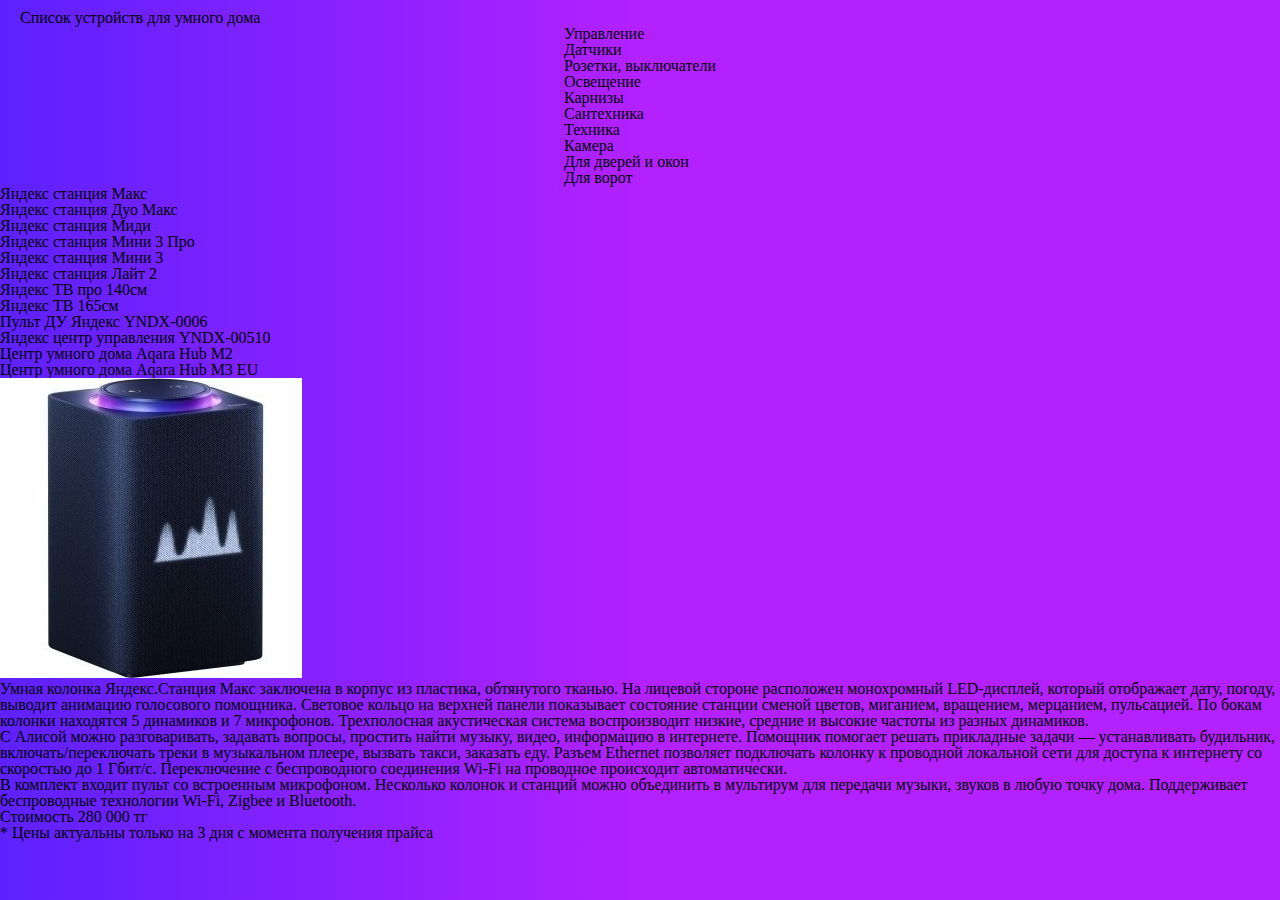
<file: index.html>
<!DOCTYPE html>
<html lang="en">
  <head>
    <meta charset="UTF-8" />
    <meta name="viewport" content="width=device-width, initial-scale=1.0" />

    <link rel="stylesheet" href="css/reset.css" />
    <link rel="stylesheet" href="css/style.css" />
    <link rel="preconnect" href="https://fonts.gstatic.com" />
    <link href="https://fonts.googleapis.com/css2?family=Montserrat:wght@400;700&display=swap" rel="stylesheet" />
    <script src="js/jquery-3.5.1.min.js"></script>
    <script src="js/script.js"></script>
    <title>Smart Home Alice</title>
  </head>

  <body>
    <header class="header">
      <h3>Список устройств для умного дома</h3>
    </header>
    <!-- Основные табы -->
    <div class="content">
      <div class="container_for_tabs">
        <div class="smart_home_tabs" data-tab="0">Управление</div>
        <div class="smart_home_tabs" data-tab="1">Датчики</div>
        <div class="smart_home_tabs" data-tab="2">Розетки, выключатели</div>
        <div class="smart_home_tabs" data-tab="3">Освещение</div>
        <div class="smart_home_tabs" data-tab="4">Карнизы</div>
        <div class="smart_home_tabs" data-tab="5">Сантехника</div>
        <div class="smart_home_tabs" data-tab="6">Техника</div>
        <div class="smart_home_tabs" data-tab="7">Камера</div>
        <div class="smart_home_tabs" data-tab="8">Для дверей и окон</div>
        <div class="smart_home_tabs" data-tab="9">Для ворот</div>
      </div>

      <div class="wrapper_for_smart_home_tabs">
        <!-- Контейнер для открытия устройств яндекс -->
        <div class="wrapper_for_smart_home_content" data-tab="0">
          <div class="tabs_for_smart_home_items">
            <div class="tabs_for_smart_home_item_1" data-tab="00">Яндекс станция Макс</div>
            <div class="tabs_for_smart_home_item_1" data-tab="01">Яндекс станция Дуо Макс</div>
            <div class="tabs_for_smart_home_item_1" data-tab="02">Яндекс станция Миди</div>
            <div class="tabs_for_smart_home_item_1" data-tab="03">Яндекс станция Мини 3 Про</div>
            <div class="tabs_for_smart_home_item_1" data-tab="04">Яндекс станция Мини 3</div>
            <div class="tabs_for_smart_home_item_1" data-tab="05">Яндекс станция Лайт 2</div>
            <div class="tabs_for_smart_home_item_1" data-tab="06">Яндекс ТВ про 140см</div>
            <div class="tabs_for_smart_home_item_1" data-tab="07">Яндекс ТВ 165см</div>
            <div class="tabs_for_smart_home_item_1" data-tab="08">Пульт ДУ Яндекс YNDX-0006</div>
            <div class="tabs_for_smart_home_item_1" data-tab="09">Яндекс центр управления YNDX-00510</div>
            <div class="tabs_for_smart_home_item_1" data-tab="010">Центр умного дома Aqara Hub M2</div>
            <div class="tabs_for_smart_home_item_1" data-tab="011">Центр умного дома Aqara Hub M3 EU</div>
          </div>
          <div class="wrapper_for_smart_home_items">
            <div class="wrapper_for_smart_home_item_1" data-tab="00">
              <img src="./img/0-control/макс.jpg" alt="max yandex" class="image_tab" />
              <div class="text_tab">
                Умная колонка Яндекс.Станция Макс заключена в корпус из пластика, обтянутого тканью. На лицевой стороне
                расположен монохромный LED-дисплей, который отображает дату, погоду, выводит анимацию голосового
                помощника. Световое кольцо на верхней панели показывает состояние станции сменой цветов, миганием,
                вращением, мерцанием, пульсацией. По бокам колонки находятся 5 динамиков и 7 микрофонов. Трехполосная
                акустическая система воспроизводит низкие, средние и высокие частоты из разных динамиков.
                <p>
                  С Алисой можно разговаривать, задавать вопросы, простить найти музыку, видео, информацию в интернете.
                  Помощник помогает решать прикладные задачи — устанавливать будильник, включать/переключать треки в
                  музыкальном плеере, вызвать такси, заказать еду. Разъем Ethernet позволяет подключать колонку к
                  проводной локальной сети для доступа к интернету со скоростью до 1 Гбит/с. Переключение с
                  беспроводного соединения Wi-Fi на проводное происходит автоматически.
                </p>
                <p>
                  В комплект входит пульт со встроенным микрофоном. Несколько колонок и станций можно объединить в
                  мультирум для передачи музыки, звуков в любую точку дома. Поддерживает беспроводные технологии Wi-Fi,
                  Zigbee и Bluetooth.
                </p>
              </div>

              <div class="price_tab">Стоимость 280 000 тг</div>
            </div>
            <div class="wrapper_for_smart_home_item_1" data-tab="01">
              <img src="./img/0-control/дуо.jpg" alt="duo yandex" class="image_tab" />
              <div class="text_tab">
                Станция Дуо Макс выполнена в бежевом корпусе из пластика и ткани. Она оснащена контурной LED-подсветкой.
                Одна из особенностей модели – поворотный сенсорный экран FullHD для просмотра мультимедиа, ответов Алисы
                и управления устройствами умного дома. Камера 13 Мп с углом обзора 120° позволяет общаться по
                видеосвязи. Акустическая система с 4 широкополосными динамиками и сабвуфером мощностью 60 Вт
                воспроизводит сбалансированный звук.
                <p>
                  Яндекс Станция Дуо Макс YNDX-00055BIE поддерживает беспроводные технологии Wi-Fi, Zigbee и Bluetooth.
                  С помощью Алисы можно включать музыку, слушать сказки, заказывать продукты, вызывать такси, ставить
                  будильник.
                </p>
              </div>
              <div class="price_tab">Стоимость 350 000 тг</div>
            </div>
            <div class="wrapper_for_smart_home_item_1" data-tab="02">
              <img src="./img/0-control/миди.jpg" alt="midi yandex" class="image_tab" />
              <div class="text_tab">
                Яндекс Станция Миди — новая умная колонка с виртуальным ассистентом Алисой. Мощное звучание 24 Вт в
                таком компактном корпусе. LED-дисплей, который показывает время, погоду и реакции Алисы, а также
                активная контурная LED-подсветка.
                <p>
                  Встроенный хаб управления Zigbee и голосовое управление умным домом даже без интернета. Беспроводная
                  связь Wi-Fi (2,4–5 ГГц) и Bluetooth 5.0, с возможностью встраивания в экосистему умного дома.
                </p>
                <p>
                  Активная контурная LED-подсветка и анимированные реакции на дисплее добавляют эмоций, когда слушаете
                  музыку и общаетесь с Алисой. LED-дисплей показывает время и температуру. В режиме радионяни Алиса
                  может передавать вам звуки из детской на телефон или вторую Яндекс Станцию.
                </p>
              </div>

              <div class="price_tab">Стоимость 126 000 тг</div>
            </div>
            <div class="wrapper_for_smart_home_item_1" data-tab="03">
              <img src="./img/0-control/Мини 3 Про.jpg" alt="mini 3 pro yandex" class="image_tab" />
              <div class="text_tab">
                В отличие от предыдущих моделей, она оснащена встроенными модулями Zigbee, Wi-Fi и Matter over Wi-Fi,
                что позволяет ей управлять устройствами умного дома даже без подключения к интернету, если те
                поддерживают такие же протоколы.
                <p>
                  Внутри компактного корпуса скрывается 18-ваттный динамик и два пассивных излучателя, усиливающих басы.
                  Звучание стало заметно богаче и глубже по сравнению с «Станцией Мини 3» — вы почувствуете это сразу
                  после первого запуска.
                </p>
                <p>
                  «Станция Мини 3 Про» работает с голосовым помощником Алиса, который поможет включить музыку, узнать
                  погоду, управлять техникой, создать напоминание или даже рассказать сказку. Её приятно поставить и на
                  полку, и на кухню — она выглядит современно и лаконично.
                </p>
              </div>

              <div class="price_tab">Стоимость 112 000 тг</div>
            </div>
            <div class="wrapper_for_smart_home_item_1" data-tab="04">
              <img src="./img/0-control/мини3.jpg" alt="mini 3 yandex" class="image_tab" />
              <div class="text_tab">
                Умная колонка Яндекс.Станция Мини 3 представлена в круглом сером корпусе с отделкой из акустической
                ткани. Голосовой ассистент Алиса с YandexGPT точно распознает команды, анализирует сложные запросы,
                делит их на несколько простых и превращает в цепочку действий. Колонка Яндекс.Станция Мини 3
                синхронизируется с другими умными устройствами в приложении Дом с Алисой и управляет ими с помощью
                голосовых команд.
              </div>
              <div class="price_tab">Стоимость 70 000 тг</div>
            </div>
            <div class="wrapper_for_smart_home_item_1" data-tab="05">
              <img src="./img/0-control/лайт.jpg" alt="lite 2 yandex" class="image_tab" />
              <div class="text_tab">
                Каждый может заглянуть в глазки Алисе. Она подмигнёт в ответ на комплимент, зажмурится от восторга или
                опустит взгляд, когда загрустит. А если произнести особые команды, то можно активировать секретные
                реакции Алисы. Новый корпус Станции Лайт 2 и динамик мощностью 6 Вт позволили увеличить её акустический
                объём, чтобы любимые треки звучали ещё чище и насыщеннее. Когда захотите свериться с часами или узнать
                прогноз погоды, Алиса не только озвучит ответ, но и покажет время и температуру на LED-экране.
              </div>
              <div class="price_tab">Стоимость 49 000 тг</div>
            </div>
            <div class="wrapper_for_smart_home_item_1" data-tab="06">
              <img src="./img/0-control/тв 140.jpg" alt="tv 140 yandex" class="image_tab" />
              <div class="text_tab">
                Функция «Найди пульт» может работать как Станция, даже с выключенным экраном. Физическое отключение
                микрофона. 4 высокочувствительных микрофона + 1 в пульте. Можно объединять с устройствами умного дома и
                управлять ими голосом. Подключение через Wi-Fi.
              </div>
              <div class="price_tab">Стоимость 560 000 тг</div>
            </div>
            <div class="wrapper_for_smart_home_item_1" data-tab="07">
              <img src="./img/0-control/тв 165.jpg" alt="tv 165 yandex" class="image_tab" />
              <div class="text_tab">
                <br />
                - Разрешение 4K UHD — наслаждайтесь четкостью и яркостью изображения.
                <br />
                - Акустическая система Dolby Audio — погружение в объемный звук.
                <br />
                - Поддержка Smart TV — доступ к любимым приложениям и контенту.
                <br />
                - Угол обзора 178° — отличное качество изображения с любого ракурса.
                <br />
                - Множество входов — HDMI, USB, Ethernet и Bluetooth для подключения различных устройств.
              </div>
              <div class="price_tab">Стоимость 708 400 тг</div>
            </div>
            <div class="wrapper_for_smart_home_item_1" data-tab="08">
              <img src="./img/0-control/Пульт ДУ Яндекс.jpg" alt="DU yandex" class="image_tab" />
              <div class="text_tab">
                Автоматизировать бытовую технику при помощи умного пульта Yandex SmartControl YNDX-0006 проще, чем может
                показаться. С его помощью можно управлять техникой, например телевизором или кондиционером, а также
                любым другим устройством, которое поддерживает ИК-соединение.
                <p>
                  Также осуществляется передача данных посредством технологии Wi-Fi. Используя модель, можно не только
                  включать/выключать технику, но и настраивать её.
                </p>
              </div>

              <div class="price_tab">Стоимость 9 800 тг</div>
            </div>
            <div class="wrapper_for_smart_home_item_1" data-tab="09">
              <img src="./img/0-control/Яндекс центр управления.jpg" alt="hub yandex" class="image_tab" />
              <div class="text_tab">
                Универсальный Хаб Яндекса для простого и быстрого подключения разных приборов к умному дому с Алисой. И
                единая точка управления всеми устройствами. С Хабом умный дом сможет больше. Наполните его датчиками и
                множеством других Zigbee-устройств. Хаб соединит их с Яндекс Станцией, и вы будете управлять умным домом
                через приложение или голосом. Подключайте датчики Яндекса с Zigbee к Хабу напрямую, объединяйте с
                другими устройствами умного дома и задавайте сценарии. Множество процессов станут автоматизированными.
                По Wi-Fi Хаб соединяется с лампочками, чайниками, пылесосами и тысячами других девайсов разных
                производителей.
                <p>
                  А ещё Хаб – это смарт-пульт, действующий на 360°. Даже если у вас дома простой телевизор или
                  кондиционер, соедините их с Хабом при помощи ИК-подключения и управляйте без пульта.
                  <br />
                  <br />
                  Питание - сеть
                  <br />
                  Тип - центр управления
                  <br />
                  Количество подключаемых устройств - 128
                  <br />
                  Экосистема - Умный дом Яндекса
                  <br />
                  Протокол связи - Bluetooth, Wi-Fi, ZigBee, ИК
                  <br />
                </p>
              </div>
              <div class="price_tab">Стоимость 28 000 тг</div>
            </div>
            <div class="wrapper_for_smart_home_item_1" data-tab="010">
              <img src="./img/0-control/Хаб Aqara Hub M2.jpg" alt="Хаб Aqara Hub M2" class="image_tab" />
              <div class="text_tab">
                Aqara Hub M2 – это многофункциональный центр умного дома, который позволяет управлять и автоматизировать
                вашу квартиру или дом с помощью смартфона, планшета или голосовых команд.
                <br />
                <br />
                <p>Ключевые характеристики:</p>
                <p>
                  - Поддержка Zigbee 3.0: Подключает до 128 устройств Aqara и других производителей, совместимых с
                  Zigbee, обеспечивая бесперебойную работу вашей системы умного дома. Мощный процессор: Обеспечивает
                  быстрое и отзывчивое взаимодействие с вашими устройствами.
                </p>
                <p>- Двухдиапазонный Wi-Fi: Обеспечивает стабильное и надежное подключение к вашей домашней сети.</p>
                <p>
                  - Гигабитный Ethernet-порт: Альтернативный вариант подключения для более надежного и безопасного
                  соединения.
                </p>
                <p>
                  - Встроенный ИК-порт: Позволяет управлять IR-устройствами, такими как телевизоры, кондиционеры и
                  вентиляторы, с помощью смартфона или голосовых команд.
                </p>
                <br />
                <p>
                  Удаленный доступ: Управляйте своим умным домом из любой точки мира с помощью приложения Aqara Home или
                  голосовых команд через Умный дом Яндекс. Автоматизация и сценарии: Создавайте автоматизированные
                  сценарии для выполнения действий в зависимости от установленных условий, например, включайте свет при
                  возвращении домой или выключайте термостат при выходе. Локальное управление: Даже без подключения к
                  интернету вы можете управлять своими Zigbee-устройствами непосредственно через хаб.
                </p>
                <br />
                Питание - сеть
                <br />
                Тип - центр управления
                <br />
                Количество подключаемых устройств - 128
                <br />
                Экосистема - Умный дом Яндекса, Aqara
                <br />
                Протокол связи - Bluetooth, Wi-Fi, ZigBee, ИК
                <br />
              </div>
              <div class="price_tab">Стоимость 36 400 тг</div>
            </div>
            <div class="wrapper_for_smart_home_item_1" data-tab="011">
              <img src="./img/0-control/Хаб Aqara Hub M3 EU.jpg" alt="Хаб Aqara Hub M3 EU" class="image_tab" />
              <div class="text_tab">
                Aqara M3 — это хаб нового поколения с расширенной поддержкой протоколов, локальных автоматизаций и
                высокой совместимостью. Он объединяет устройства Aqara и девайсы сторонних производителей с поддержкой
                Matter, а также технику, управляемую через ИК-пульты. Особенности • Широкая совместимость: поддержка
                Matter, Zigbee, Thread, Wi-Fi, Bluetooth и инфракрасного управления (ИК). • Интеграция с Matter: впервые
                позволяет объединить экосистему Aqara с устройствами сторонних производителей через Matter*. •
                ИК-управление 360°: встроенный ИК-излучатель с углом обзора 360° управляет бытовой техникой — от
                телевизоров до кондиционеров. • Обеспечивает локальное выполнение автоматизаций для устройств — сценарии
                продолжают работать даже, если пропадет подключение к интернету. • Встроенный динамик 95 дБ:
                используется для оповещений о событиях безопасности и пользовательских сценариев — даже без доступа в
                интернет. • Благодаря функции Matter Bridge центр умного дома (хаб) Aqara M3 бесшовно интегрирует
                Zigbee-устройства в экосистему Matter, включая Умный дом Яндекс
                <br />
                <br />
                Питание - сеть
                <br />
                Тип - центр управления
                <br />
                Количество подключаемых устройств - 128
                <br />
                Экосистема - Умный дом Яндекса, Aqara
                <br />
                Протокол связи - Bluetooth, Wi-Fi, ZigBee, ИК
                <br />
              </div>
              <div class="price_tab">Стоимость 82 600 тг</div>
            </div>
          </div>
        </div>
        <!-- Контейнер для открытия устройств датчиков -->
        <div class="wrapper_for_smart_home_content" data-tab="1">
          <div class="tabs_for_smart_home_items">
            <div class="tabs_for_smart_home_item_2" data-tab="10">Датчик вибрации</div>
            <div class="tabs_for_smart_home_item_2" data-tab="11">Датчик открытия дверей</div>
            <div class="tabs_for_smart_home_item_2" data-tab="12">Датчик открытия дверей Яндекс</div>
            <div class="tabs_for_smart_home_item_2" data-tab="13">Датчик освещённости Aqara T1 GZCGQ11LM</div>
            <div class="tabs_for_smart_home_item_2" data-tab="14">Датчик присутствия Aqara Presence Sensor FP2</div>
            <div class="tabs_for_smart_home_item_2" data-tab="15">Датчик присутствия и освещенности ROXIMO SWHPS08</div>
            <div class="tabs_for_smart_home_item_2" data-tab="16">Датчик движения Яндекс</div>
            <div class="tabs_for_smart_home_item_2" data-tab="17">Датчик температуры и влажности Яндекс</div>
            <div class="tabs_for_smart_home_item_2" data-tab="18">Датчик температуры и влажности (монитор)</div>
            <div class="tabs_for_smart_home_item_2" data-tab="19">Датчик температуры и влажности Kojimo</div>
            <div class="tabs_for_smart_home_item_2" data-tab="110">Датчик температуры и влажности Sonoff SNZB-02D</div>
            <div class="tabs_for_smart_home_item_2" data-tab="111">
              Датчик качества воздуха | Aqara TVOC Air Quality Monitor
            </div>
            <div class="tabs_for_smart_home_item_2" data-tab="112">Датчик протечки воды Яндекс</div>
            <div class="tabs_for_smart_home_item_2" data-tab="113">Датчик протечки воды Sonoff</div>
            <div class="tabs_for_smart_home_item_2" data-tab="114">Датчик протечки Aqara Water Leak Sensor T1</div>
            <div class="tabs_for_smart_home_item_2" data-tab="115">Детектор газа Aqara</div>
            <div class="tabs_for_smart_home_item_2" data-tab="116">Детектор газа SmartLife</div>
            <div class="tabs_for_smart_home_item_2" data-tab="117">Датчик газа (метан) GS SGMHM-I1</div>
            <div class="tabs_for_smart_home_item_2" data-tab="118">Датчик дыма SmartLife</div>
            <div class="tabs_for_smart_home_item_2" data-tab="119">Датчик дыма Aqara</div>
            <div class="tabs_for_smart_home_item_2" data-tab="1110">Датчик дыма Tuya</div>
          </div>
          <div class="wrapper_for_smart_home_items">
            <div class="wrapper_for_smart_home_item_2" data-tab="10">
              <img src="./img/1-sensor/датчик вибрации.jpg" alt="датчик вибрации" class="image_tab" />
              <div class="text_tab">
                Беспроводной датчик проследит за сохранностью отдельных предметов — окна, сейфа, ящика с ценным
                документами. В случае инцидента, датчик отправит сообщение на смартфон или включит звуковую сирену на
                Aqara Hub. Датчик умеет фиксировать три типа событий: наклон, падение и вибрацию.
                <br />
                — Если окно откроют, сработает режим наклона.
                <br />
                — Если по окну ударят, он распознает вибрацию.
                <br />
                — Если разобьют стекло, датчик сообщит о падении.
                <br />
                <br />
                Экосистема - Aqara
                <br />
                Протокол связи - ZigBee
                <br />
                Питание - CR2032
              </div>
              <div class="price_tab">Стоимость 11 620 тг</div>
            </div>
            <div class="wrapper_for_smart_home_item_2" data-tab="11">
              <img src="./img/1-sensor/Датчик открытия.png" alt="Датчик открытия дверей" class="image_tab" />
              <div class="text_tab">
                Датчик открытия дверей и окон на базе протокола Zigbee надежно реагирует на открытие дверей и окон,
                позволяя вам создавать разнообразные сценарии умного дома в приложении Дом с Алисой. Свяжите датчик с
                различными устройствами и настройте сценарии, которые будут автоматически запускаться при срабатывании
                датчика.
                <br />
                <br />
                Экосистема - Умный дом Яндекса
                <br />
                Протокол связи - ZigBee
                <br />
                Питание - CR2032
              </div>
              <div class="price_tab">Стоимость 4 000 тг</div>
            </div>
            <div class="wrapper_for_smart_home_item_2" data-tab="12">
              <img
                src="./img/1-sensor/Датчик открытия Яндекс.jpg"
                alt="Датчик открытия дверей Яндекс"
                class="image_tab"
              />
              <div class="text_tab">
                Компактный беспроводный датчик реагирует на открытие дверей и окон. Свяжите датчик с разными
                устройствами и создавайте сценарии в приложении Дом с Алисой. Попробуйте задать сценарий, по которому
                датчик напомнит проветрить комнату, если окна закрыты больше 12 часов. И свяжите его с умным
                кондиционером, чтобы кондиционер не работал впустую, пока вы проветриваете. А ещё можно привязать датчик
                к умной лампочке — и свет в прихожей будет включаться автоматически, когда вы приходите домой.
                <br />
                <br />
                Экосистема - Умный дом Яндекса
                <br />
                Протокол связи - ZigBee
                <br />
                Питание - CR2032
              </div>
              <div class="price_tab">Стоимость 11 400 тг</div>
            </div>
            <div class="wrapper_for_smart_home_item_2" data-tab="13">
              <img
                src="./img/1-sensor/Датчик освещённости Aqara.png"
                alt="Датчик освещённости Aqara"
                class="image_tab"
              />
              <div class="text_tab">
                Умный беспроводной датчик освещённости Aqara T1 передаёт хабу данные освещённости в комнате, а тот, в
                свою очередь, запускает автоматизации. Например, включает/выключает свет или открывает/закрывает шторы,
                отправляя команду соответствующим устройствам. Если освещённость упала до 200 лк — закрыть шторы. Когда
                вы войдёте в комнату вечером и включится свет, шторы уже будут закрыты, сохраняя приватность. Также
                чтобы дать рассаде достаточно света — работа по расписанию. Но, например, если днём станет пасмурно, то
                света для рассады будет недостаточно, а по расписанию включать свет рано. Установите датчик
                освещённости, и свет будет включаться тогда, когда стало темно.
                <br />
                <br />
                Экосистема - Умный дом Яндекса
                <br />
                Протокол связи - ZigBee
                <br />
                Питание - CR2450
              </div>
              <div class="price_tab">Стоимость 23 600 тг</div>
            </div>
            <div class="wrapper_for_smart_home_item_2" data-tab="14">
              <img
                src="./img/1-sensor/Датчик присутствия Aqara Presence Sensor FP2.jpg"
                alt="Датчик присутствия Aqara Presence Sensor FP2"
                class="image_tab"
              />
              <div class="text_tab">
                Aqara Presence Sensor FP2 фиксирует малейшие движения с максимальной конфиденциальностью. Он
                обнаруживает присутствие, даже если вы не двигаетесь.
                <p>
                  Автоматизация освещения: Включайте свет автоматически, когда кто-то входит в комнату, и выключайте
                  его, когда все уходят.
                </p>
                <p>
                  Системы безопасности: Используйте датчик FP2 для включения сигнализации или камер безопасности, когда
                  обнаруживается движение.
                </p>

                <p>
                  Управление климатом: Регулируйте температуру автоматически, исходя из того, присутствуют ли люди в
                  комнате.
                </p>
                <p>
                  Управление шторами: Автоматически открывайте шторы утром, когда кто-то встает с кровати. FP2 может
                  определить, находится ли кто-то еще в постели, и автоматизация пробуждения не сработает, если другой
                  человек не проснулся.
                </p>
                <p>
                  Нужен хаб Aqara.
                  <br />
                  <br />
                  Экосистема - Aqara
                  <br />
                  Протокол связи - ZigBee
                  <br />
                  Питание - CR2450
                </p>
              </div>

              <div class="price_tab">Стоимость 63 000 тг</div>
            </div>
            <div class="wrapper_for_smart_home_item_2" data-tab="15">
              <img
                src="./img/1-sensor/датчик присутствия и освещенности ROXIMO.jpg"
                alt="датчик присутствия и освещенности ROXIMO"
                class="image_tab"
              />
              <div class="text_tab">
                Датчик присутствия определят находится ли в данный момент человек в поле обнаружения датчика. В
                настройках датчика можно установить параметры расстояния и чувствительности. Также в устройстве
                присутствует датчик освещенности, который так же можно использовать для различных сценариев - например
                включать освещение при низком уровне освещенности. Для удобства монтажа в комплекте поставляется
                крепление на клейкой ленте. Установка датчика производится на стене или потолке, в зависимости от
                условий эксплуатации.

                <br />
                <br />
                Экосистема - ROXIMO IoT
                <br />
                Протокол связи - WiFi
                <br />
                Питание - От сети
              </div>

              <div class="price_tab">Стоимость 16 100 тг</div>
            </div>
            <div class="wrapper_for_smart_home_item_2" data-tab="16">
              <img src="./img/1-sensor/датчик движения.jpg" alt="датчик движения" class="image_tab" />
              <div class="text_tab">
                Улавливает движение и запускает удобные сценарии освещения. Или передаёт, что в помещении кто-то
                есть.Беспроводной компактный датчик можно установить где угодно, в квартире или на даче: в прихожей,
                ванной, комнатах и даже на лоджии. Свяжите датчик с другими устройствами умного дома и создавайте
                множество удобных сценариев в приложении Дом с Алисой. Например, освещение в прихожей сможет включаться
                автоматически, когда вы вернётесь домой. А чтобы свет не горел зря, можно настроить его выключение при
                отсутствии движения. Также в приложении легко настроить пуш-уведомления — с ними вы всегда будете в
                курсе, например, если дома возникнет какое-то движение, пока вас нет. Для подключения датчика к Умному
                дому с Алисой нужна Станция, поддерживающая протокол Zigbee.
                <br />
                <br />
                Экосистема - Умный дом Яндекса
                <br />
                Протокол связи - ZigBee
                <br />
                Питание - CR2450
              </div>
              <div class="price_tab">Стоимость 13 300 тг</div>
            </div>
            <div class="wrapper_for_smart_home_item_2" data-tab="17">
              <img
                src="./img/1-sensor/датчик температуры Яндекс.jpg"
                alt="датчик температуры Яндекс"
                class="image_tab"
              />
              <div class="text_tab">
                Измеряет температуру и влажность в комнате и включает устройства умного дома, когда нужно. Беспроводной
                компактный датчик легко установить практически где угодно. Свяжите датчик с разными устройствами и
                создавайте сценарии в приложении Дом с Алисой. Например, можно объединить датчик с умным кондиционером и
                увлажнителем. И настроить сценарий их автоматического запуска, если в комнате станет слишком жарко и
                сухо. А можно задать значение температуры, при котором дома будет включаться обогреватель.
                <br />
                <br />
                Экосистема - Умный дом Яндекса
                <br />
                Протокол связи - ZigBee
                <br />
                Питание - CR2032
              </div>
              <div class="price_tab">Стоимость 14 000 тг</div>
            </div>
            <div class="wrapper_for_smart_home_item_2" data-tab="18">
              <img
                src="./img/1-sensor/Датчик температуры -(монитор).jpg"
                alt="Датчик температуры -(монитор)"
                class="image_tab"
              />
              <div class="text_tab">
                Умное решение для контроля климата в вашем доме, обеспечивающее точные измерения и удобное управление
                через мобильные приложения. Легко разместить в любом помещении. Идеально подходит для тех, кто хочет
                создать умный дом и следить за климатом в помещениях, обеспечивая комфорт и здоровье для всей семьи.
                <br />
                <br />
                Экосистема - Умный дом Яндекса
                <br />
                Протокол связи - ZigBee
                <br />
                Питание - CR2032
              </div>
              <div class="price_tab">Стоимость 9 800 тг</div>
            </div>
            <div class="wrapper_for_smart_home_item_2" data-tab="19">
              <img
                src="./img/1-sensor/Датчик температуры и влажности Kojimo.png"
                alt="Датчик температуры и влажности Kojimo"
                class="image_tab"
              />
              <div class="text_tab">
                Датчик температуры и влажности создан специально для чуткого наблюдения за изменением микроклимата, а
                для еще лучшего контроля датчик можно включить в умный сценарий, создавая различные сочетания с другими
                устройствами.
                <p>
                  Датчик позволяет отслеживать температуру и влажность в месте установки прибора удаленно в режиме
                  онлайн прямо с экрана телефона. ЖК-экран динамически отображает значения в реальном времени, передает
                  комфортное состояние домашней среды, соединен с шлюзом и облачной платформой.
                </p>
                <br />
                <br />
                Экосистема - Умный дом Яндекса
                <br />
                Протокол связи - ZigBee
                <br />
                Питание - CR2032
              </div>

              <div class="price_tab">Стоимость 10 560 тг</div>
            </div>
            <div class="wrapper_for_smart_home_item_2" data-tab="110">
              <img
                src="./img/1-sensor/Датчик температуры и влажности Sonoff SNZB-02D.png"
                alt="Датчик температуры и влажности Sonoff SNZB-02D"
                class="image_tab"
              />
              <div class="text_tab">
                Датчик температуры и влажности создан специально для чуткого наблюдения за изменением микроклимата, а
                для еще лучшего контроля датчик можно включить в умный сценарий, создавая различные сочетания с другими
                устройствами. Теперь вы можете установить его в каждой комнате и сможете видеть температуру в доме. С
                помощью этого датчика можно управлять включением и выключением таких приборов как Вентилятор,
                Обогреватель, Кондиционер, Увлажнитель.
                <p>
                  Также можно управлять открытием и закрытием штор. Поддерживать правильную влажность в жилых и офисных
                  помещениях очень важно. Для органов дыхания и увлажнения кожи. Датчик устанавливается в любое удобное
                  место простым приклеиванием на двусторонний скотч.
                </p>
                <br />
                <br />
                Экосистема - Умный дом Яндекса
                <br />
                Протокол связи - ZigBee
                <br />
                Питание - CR2450
              </div>

              <div class="price_tab">Стоимость 9 200 тг</div>
            </div>
            <div class="wrapper_for_smart_home_item_2" data-tab="111">
              <img
                src="./img/1-sensor/Датчик качества воздуха Aqara TVOC Air Quality Monitor.png"
                alt="Датчик качества воздуха Aqara TVOC Air Quality Monitor"
                class="image_tab"
              />
              <div class="text_tab">
                Aqara TVOC Air Quality Monitor имеет электронный дисплей, который отображает текущие показания качества
                воздуха, а также температуру и влажность.
                <p>Мониторинг TVOC: Датчик измеряет концентрацию TVOC в воздухе.</p>
                <p>
                  TVOC – это группа газов, которые могут быть вредны для здоровья человека. Мониторинг температуры и
                  влажности: датчик также измеряет температуру и влажность в помещении. Датчик работает от батареи и
                  может проработать до года без подзарядки.
                </p>
                <br />
                <br />
                Экосистема - Умный дом Яндекса, Aqara
                <br />
                Протокол связи - ZigBee
                <br />
                Питание - CR2450
              </div>

              <div class="price_tab">Стоимость 30 370 тг</div>
            </div>
            <div class="wrapper_for_smart_home_item_2" data-tab="112">
              <img src="./img/1-sensor/Датчик протечки Яндекс.png" alt="Датчик протечки Яндекс" class="image_tab" />
              <div class="text_tab">
                Беспроводной компактный датчик легко установить на полу в кухне или в ванной. Он сразу сообщит, если
                обнаружит там воду, и вы сможете быстро отреагировать и избежать неприятных сюрпризов. Просто настройте
                пуш-уведомления в приложении Дом с Алисой. Свяжите датчик с умными розетками и создайте сценарий в
                приложении, по которому в случае протечки приборы в доме отключатся, а клапан, через который идёт вода,
                закроется.
                <br />
                <br />
                Экосистема - Умный дом Яндекса
                <br />
                Протокол связи - ZigBee
                <br />
                Питание - CR2032
              </div>
              <div class="price_tab">Стоимость 14 000 тг</div>
            </div>
            <div class="wrapper_for_smart_home_item_2" data-tab="113">
              <img src="./img/1-sensor/Датчик протечки Соноф.jpg" alt="Датчик протечки Соноф" class="image_tab" />
              <div class="text_tab">
                Умный датчик протечки воды защищает вашу квартиру от неприятных сюрпризов. Он срабатывает, как только
                вода попадает на контакты на его нижней панели. Проверять статус smartдатчика и управлять им можно в
                приложении, и с помощью голосового помощника Алиса. К умному дому датчик подключается по протоколу
                Zigbee.
                <br />
                <br />
                Экосистема - Умный дом Яндекса
                <br />
                Протокол связи - ZigBee
                <br />
                Питание - CR2477
              </div>
              <div class="price_tab">Стоимость 8 400 тг</div>
            </div>
            <div class="wrapper_for_smart_home_item_2" data-tab="114">
              <img
                src="./img/1-sensor/Датчик протечки Aqara Water Leak Sensor T1.png"
                alt="Датчик протечки Aqara Water Leak Sensor T1"
                class="image_tab"
              />
              <div class="text_tab">
                Защита от потопа: При обнаружении малейшей утечки воды датчик моментально отправляет оповещение на ваш
                смартфон, позволяя вам оперативно принять меры.
                <p>
                  Предотвратите ущерб: Благодаря своевременному оповещению вы сможете перекрыть подачу воды и избежать
                  дорогостоящего ремонта.
                </p>
                <p>
                  Размещение в любых местах: Компактный размер датчика позволяет установить его в потенциально опасных
                  зонах, таких как кухня, ванная комната, прачечная или подвал.
                </p>
                <p>
                  Умные сценарии: Настройте автоматическое отключение подачи воды при срабатывании датчика, минимизируя
                  ущерб от протечки.
                </p>
                <p>
                  Защита от пыли и воды: Датчик соответствует стандарту защиты IP67, гарантируя бесперебойную работу
                  даже во влажных помещениях.
                </p>
                <p>Длительная работа: Батарея обеспечивает до 2 лет автономной работы.</p>
                <p>Нужен хаб Aqara.</p>
                <br />
                <br />
                Экосистема - Умный дом Яндекса
                <br />
                Протокол связи - ZigBee
                <br />
                Питание - CR2477
              </div>
              <div class="price_tab">Стоимость 8 400 тг</div>
            </div>
            <div class="wrapper_for_smart_home_item_2" data-tab="115">
              <img src="./img/1-sensor/Детектор газа.jpg" alt="Детектор газа" class="image_tab" />
              <div class="text_tab">
                Умный датчик газа Aqara Smart Natural Gas Detector - зафиксирует утечку газа, включит сигнализацию и
                отправит push-уведомление на смартфон. Подключается к сети 220 В. В датчик встроена мощная сирена на 85
                дБ, которая включается при обнаружении утечки. Также включается мигающий красный светодиод. При
                обнаружении утечки включит сирену на всех хабах. На смартфон отправляется push-уведомление.
                <br />
                <br />
                Экосистема - Умный дом Яндекса, Aqara
                <br />
                Протокол связи - ZigBee
                <br />
                Питание - От сети
              </div>
              <div class="price_tab">Стоимость 29 330 тг</div>
            </div>
            <div class="wrapper_for_smart_home_item_2" data-tab="116">
              <img src="./img/1-sensor/Датчик газа Tuya.jpg" alt="Датчик газа Tuya" class="image_tab" />
              <div class="text_tab">
                Основным предназначением данного датчика является обнаружения утечки газа на ранней стадии и
                инициирования запуска сценариев умного дома с целью предотвращения последствий от утечки.
                <br />
                <br />
                Экосистема - Умный дом Яндекса, Smart Life
                <br />
                Протокол связи - ZigBee
                <br />
                Питание - От сети
              </div>
              <div class="price_tab">Стоимость 17 500 тг</div>
            </div>
            <div class="wrapper_for_smart_home_item_2" data-tab="117">
              <img
                src="./img/1-sensor/Датчик газа (метан) GS SGMHM-I1.png"
                alt="Датчик газа (метан) GS SGMHM-I1"
                class="image_tab"
              />
              <div class="text_tab">
                Датчик газа предназначен для оповещения о повышении концентрации бытового газа (метан) в воздухе. Датчик
                работает по беспроводной технологии ZigBee.
                <br />
                Наличие индикатора: да, красный/зеленый/желтый
                <br />
                Громкость оповещения: 75 дБ/1 м
                <br />
                Дальность действия сигнала: до 25 м
                <br />
                Подходит для использования в жилых и офисных помещениях.
                <br />
                <br />
                Экосистема - Умный дом Яндекса
                <br />
                Протокол связи - ZigBee
                <br />
                Питание - От сети
              </div>
              <div class="price_tab">Стоимость 11840 тг</div>
            </div>
            <div class="wrapper_for_smart_home_item_2" data-tab="118">
              <img src="./img/1-sensor/Датчик дыма Tuya.jpeg" alt="Датчик газа Tuya" class="image_tab" />
              <div class="text_tab">
                Быстро реагирует на дым. Благодаря высокой чувствительности (0,089-0,25 дБ/м) датчик вовремя заметит
                очаг возгорания и подаст звуковой сигнал. Настройте уведомления в мобильном приложении «Дом с Алисой» и
                получайте push, когда датчик заметит дым. Долго держит батарею. Датчик работает по беспроводному
                протоколу Zigbee и расходует энергию только в момент срабатывания и отправки уведомлений. Прост в
                установке. Датчик крепится с помощью липкого слоя.
                <br />
                <br />
                Экосистема - Умный дом Яндекса, Smart Life
                <br />
                Протокол связи - ZigBee
                <br />
                Питание - CR123A
              </div>
              <div class="price_tab">Стоимость 13 300 тг</div>
            </div>
            <div class="wrapper_for_smart_home_item_2" data-tab="119">
              <img src="./img/1-sensor/Датчик дыма Aqara.jpg" alt="Датчик дыма Aqara" class="image_tab" />
              <div class="text_tab">
                Умный датчик дыма Aqara Smart Smoke Detector - Зафиксирует задымление, включит сигнализацию и отправит
                push-уведомление на смартфон. Работает на батарее CR17450. В датчик встроена мощная сирена на 90 дБ,
                которая включается при обнаружении задымления. Также включается мигающий красный светодиод.
                Автоматически все датчики дыма связаны между собой. Например, у вас установлены датчики в каждой
                комнате. Как только в одной комнате будет зафиксировано возгорание, сигнализация включится автоматически
                на всех датчиках. Тем самым, датчики «подстраховывают» друг друга. У датчика дыма рекордная автономность
                — до 10 лет работы на одном заряде батареи.
                <br />
                <br />
                Экосистема - Умный дом Яндекса, Aqara
                <br />
                Протокол связи - ZigBee
                <br />
                Питание - CR17450
              </div>
              <div class="price_tab">Стоимость 30 240 тг</div>
            </div>
            <div class="wrapper_for_smart_home_item_2" data-tab="1110">
              <img src="./img/1-sensor/Датчик дымаTuya.jpg" alt="Датчик дымаTuya" class="image_tab" />
              <div class="text_tab">
                Независимый умный датчик дыма. Принцип работы: обнаружение дыма, звуковое оповещение, уведомления в
                приложении
                <br />
                <br />
                Экосистема - Умный дом Яндекса, Tuya
                <br />
                Протокол связи - ZigBee
                <br />
                Питание - CR123А
              </div>
              <div class="price_tab">Стоимость 17 780 тг</div>
            </div>
          </div>
        </div>
        <!-- Контейнер для открытия устройств выключателей, розеток -->
        <div class="wrapper_for_smart_home_content" data-tab="2">
          <div class="tabs_for_smart_home_items">
            <div class="tabs_for_smart_home_item_3" data-tab="20">Выключатель сенсорный</div>
            <div class="tabs_for_smart_home_item_3" data-tab="21">Выключатель сенсорный 2х</div>
            <div class="tabs_for_smart_home_item_3" data-tab="22">Выключатель сенсорный 3х</div>
            <div class="tabs_for_smart_home_item_3" data-tab="23">Выключатель ROXIMO 1кл</div>
            <div class="tabs_for_smart_home_item_3" data-tab="24">Выключатель ROXIMO 2кл</div>
            <div class="tabs_for_smart_home_item_3" data-tab="25">Выключатель ROXIMO 3кл</div>
            <div class="tabs_for_smart_home_item_3" data-tab="26">Выключатель для роллштор сенсорный</div>
            <div class="tabs_for_smart_home_item_3" data-tab="27">Розетка встроенная</div>
            <div class="tabs_for_smart_home_item_3" data-tab="28">Розетка встроенная 2х</div>
            <div class="tabs_for_smart_home_item_3" data-tab="29">Розетка встроенная 3х</div>
            <div class="tabs_for_smart_home_item_3" data-tab="210">Диммер стеклянный</div>
            <div class="tabs_for_smart_home_item_3" data-tab="211">Умный диммер Яндекс</div>
            <div class="tabs_for_smart_home_item_3" data-tab="212">Реле для диммера ZigBee с Алисой, 2 линии</div>
            <div class="tabs_for_smart_home_item_3" data-tab="213">Розетка накладная Яндекс</div>
            <div class="tabs_for_smart_home_item_3" data-tab="214">Умная розетка ROXIMO</div>
            <div class="tabs_for_smart_home_item_3" data-tab="215">Реле одноканальное Яндекс</div>
            <div class="tabs_for_smart_home_item_3" data-tab="216">Реле двуканальное Яндекс</div>
            <div class="tabs_for_smart_home_item_3" data-tab="217">Яндекс умная беспроводная кнопка YNDX-00524</div>
          </div>
          <div class="wrapper_for_smart_home_items">
            <div class="wrapper_for_smart_home_item_3" data-tab="20">
              <img src="./img/3-switch/выключатель 1х.png" alt="выключатель 1х" class="image_tab" />
              <div class="text_tab">
                Умный выключатель не требует модификации освещения и замены проводки, не требуется дополнительный
                нулевой провод. Просто замените традиционный выключатель и наслаждайтесь широким функционалом -
                Дистанционное выключение света через приложение, выключение в заданное время или по таймеру, а так же
                голосовое управление через Яндекс Станцию.
                <br />
                <br />
                Экосистема - Умный дом Яндекса
                <br />
                Протокол связи - ZigBee
                <br />
                Питание - От сети
                <br />
                <br />
                (цвета: белый, золото, серый, черный)
              </div>
              <div class="price_tab">Стоимость 15 200 тг</div>
            </div>
            <div class="wrapper_for_smart_home_item_3" data-tab="21">
              <img src="./img/3-switch/выключатель 2х.png" alt="выключатель 2х" class="image_tab" />
              <div class="text_tab">
                Умный выключатель не требует модификации освещения и замены проводки, не требуется дополнительный
                нулевой провод. Просто замените традиционный выключатель и наслаждайтесь широким функционалом -
                Дистанционное выключение света через приложение, выключение в заданное время или по таймеру, а так же
                голосовое управление через Яндекс Станцию.
                <br />
                <br />
                Экосистема - Умный дом Яндекса
                <br />
                Протокол связи - ZigBee
                <br />
                Питание - От сети
                <br />
                <br />
                (цвета: белый, золото, серый, черный)
              </div>
              <div class="price_tab">Стоимость 16 800 тг</div>
            </div>
            <div class="wrapper_for_smart_home_item_3" data-tab="22">
              <img src="./img/3-switch/выключатель 3х.png" alt="выключатель 3х" class="image_tab" />
              <div class="text_tab">
                Умный выключатель не требует модификации освещения и замены проводки, не требуется дополнительный
                нулевой провод. Просто замените традиционный выключатель и наслаждайтесь широким функционалом -
                Дистанционное выключение света через приложение, выключение в заданное время или по таймеру, а так же
                голосовое управление через Яндекс Станцию.
                <br />
                <br />
                Экосистема - Умный дом Яндекса
                <br />
                Протокол связи - ZigBee
                <br />
                Питание - От сети
                <br />
                <br />
                (цвета: белый, золото, серый, черный)
              </div>
              <div class="price_tab">Стоимость 18 240 тг</div>
            </div>
            <div class="wrapper_for_smart_home_item_3" data-tab="23">
              <img src="./img/3-switch/Выключатель ROXIMO 1кл.png" alt="Выключатель ROXIMO 1кл" class="image_tab" />
              <div class="text_tab">
                Корпус выключателя имеет удобный размер для монтажа в стандартные установочные коробки. Лицевая панель
                изготовлена из высококачественного пластика, на ней расположены клавиши для управления и LED индикаторы
                состояния.
                <p>
                  Прямое подключение к Zigbee от Яндекс - подключайте устройства Roximo прямо к Станции с поддержкой
                  Zigbee или хабу Яндекс.
                </p>
                <br />
                <br />
                Экосистема - Умный дом Яндекса
                <br />
                Протокол связи - ZigBee
                <br />
                Питание - От сети
                <br />
                <br />
                (цвета: белый, золото, бронзовый, серый, черный)
              </div>
              <div class="price_tab">Стоимость 15 700 тг</div>
            </div>
            <div class="wrapper_for_smart_home_item_3" data-tab="24">
              <img src="./img/3-switch/Выключатель ROXIMO 2кл.png" alt="Выключатель ROXIMO 2кл" class="image_tab" />
              <div class="text_tab">
                Корпус выключателя имеет удобный размер для монтажа в стандартные установочные коробки. Лицевая панель
                изготовлена из высококачественного пластика, на ней расположены клавиши для управления и LED индикаторы
                состояния.
                <p>
                  Прямое подключение к Zigbee от Яндекс - подключайте устройства Roximo прямо к Станции с поддержкой
                  Zigbee или хабу Яндекс.
                </p>
                <br />
                <br />
                Экосистема - Умный дом Яндекса
                <br />
                Протокол связи - ZigBee
                <br />
                Питание - От сети
                <br />
                <br />
                (цвета: белый, золото, бронзовый, серый, черный)
              </div>
              <div class="price_tab">Стоимость 17 200 тг</div>
            </div>
            <div class="wrapper_for_smart_home_item_3" data-tab="25">
              <img src="./img/3-switch/Выключатель ROXIMO 3кл.png" alt="Выключатель ROXIMO 3кл" class="image_tab" />
              <div class="text_tab">
                Корпус выключателя имеет удобный размер для монтажа в стандартные установочные коробки. Лицевая панель
                изготовлена из высококачественного пластика, на ней расположены клавиши для управления и LED индикаторы
                состояния.
                <p>
                  Прямое подключение к Zigbee от Яндекс - подключайте устройства Roximo прямо к Станции с поддержкой
                  Zigbee или хабу Яндекс.
                </p>
                <br />
                <br />
                Экосистема - Умный дом Яндекса
                <br />
                Протокол связи - ZigBee
                <br />
                Питание - От сети
                <br />
                <br />
                (цвета: белый, золото, бронзовый, серый, черный)
              </div>
              <div class="price_tab">Стоимость 19 700 тг</div>
            </div>
            <div class="wrapper_for_smart_home_item_3" data-tab="26">
              <img src="./img/3-switch/управление роллет.png" alt="управление роллет" class="image_tab" />
              <div class="text_tab">
                Умный Wi-Fi выключатель управления шторами предназначен для управления электрокарнизами штор, рулонных
                штор, рольставен. Используйте устройство в качестве привычного комнатного выключателя с возможностью
                управления приводом штор из мобильного приложения. Устройство устанавливается на место «обычного»
                выключателя, является беспроводным устройством Wi-Fi.
                <br />
                <br />
                Экосистема - Tuya
                <br />
                Протокол связи - WiFi
                <br />
                Питание - От сети
              </div>
              <div class="price_tab">Стоимость 16 480 тг</div>
            </div>
            <div class="wrapper_for_smart_home_item_3" data-tab="27">
              <div class="wrapper_for_images">
                <div class="wrapper_for_image_first">
                  <img src="./img/3-socket/Розетка 1х.png" alt="Розетка 1х" class="images_in_wrapper" />
                </div>
                <div class="wrapper_for_image_first">
                  <img src="./img/3-socket/Размеры розеток.png" alt="Размеры розеток" class="images_in_wrapper" />
                </div>
              </div>
              <div class="text_tab">
                С её помощью можно: дистанционно отключить утюг или плойку, включить обогреватель или кондиционер по
                пути домой, настроить включение и выключение света по расписанию для растений или аквариума, включить
                гирлянду голосом и многое другое. Благодаря функции энергомониторинга, вы можете отслеживать в мобильном
                приложении, сколько энергии потребляют ваши электроприборы и какие из них работают в данный момент.
                <br />
                <br />
                Экосистема - Умный дом Яндекса
                <br />
                Протокол связи - ZigBee
                <br />
                Питание - От сети
                <br />
                <br />
                (цвета: белый, золото, серый, черный)
              </div>
              <div class="price_tab">Стоимость 14 400 тг</div>
            </div>
            <div class="wrapper_for_smart_home_item_3" data-tab="28">
              <div class="wrapper_for_images">
                <div class="wrapper_for_image_first">
                  <img src="./img/3-socket/Розетка 2х.png" alt="Розетка 2х" class="images_in_wrapper" />
                </div>
                <div class="wrapper_for_image_first">
                  <img src="./img/3-socket/Размеры розеток.png" alt="Размеры розеток" class="images_in_wrapper" />
                </div>
              </div>
              <div class="text_tab">
                С её помощью можно: дистанционно отключить утюг или плойку, включить обогреватель или кондиционер по
                пути домой, настроить включение и выключение света по расписанию для растений или аквариума, включить
                гирлянду голосом и многое другое. Благодаря функции энергомониторинга, вы можете отслеживать в мобильном
                приложении, сколько энергии потребляют ваши электроприборы и какие из них работают в данный момент.
                <br />
                <br />
                Экосистема - Умный дом Яндекса
                <br />
                Протокол связи - ZigBee
                <br />
                Питание - От сети
                <br />
                <br />
                (цвета: белый, золото, серый, черный)
              </div>
              <div class="price_tab">Стоимость 20 800 тг</div>
            </div>
            <div class="wrapper_for_smart_home_item_3" data-tab="29">
              <div class="wrapper_for_images">
                <div class="wrapper_for_image_first">
                  <img src="./img/3-socket/Розетка 3х.png" alt="Розетка 3х" class="images_in_wrapper" />
                </div>
                <div class="wrapper_for_image_first">
                  <img src="./img/3-socket/Размеры розеток.png" alt="Размеры розеток" class="images_in_wrapper" />
                </div>
              </div>
              <div class="text_tab">
                С её помощью можно: дистанционно отключить утюг или плойку, включить обогреватель или кондиционер по
                пути домой, настроить включение и выключение света по расписанию для растений или аквариума, включить
                гирлянду голосом и многое другое. Благодаря функции энергомониторинга, вы можете отслеживать в мобильном
                приложении, сколько энергии потребляют ваши электроприборы и какие из них работают в данный момент.
                <br />
                <br />
                Экосистема - Умный дом Яндекса
                <br />
                Протокол связи - ZigBee
                <br />
                Питание - От сети
                <br />
                <br />
                (цвета: белый, золото, серый, черный)
              </div>
              <div class="price_tab">Стоимость 28 160 тг</div>
            </div>
            <!-- Диммер -->
            <div class="wrapper_for_smart_home_item_3" data-tab="210">
              <img src="./img/3-switch/Диммер Bseed.png" alt="Диммер Bseed" class="image_tab" />
              <div class="text_tab">
                Умный диммер — это идеальное решение для управления интенсивностью освещения в вашем умном доме. С
                помощью этого устройства вы можете легко регулировать уровень яркости подключенных световых приборов как
                с мобильного приложения, так и вручную, используя сенсор на лице устройства.
                <br />
                <br />
                Экосистема - Умный дом Яндекса
                <br />
                Протокол связи - ZigBee
                <br />
                Питание - От сети
              </div>
              <div class="price_tab">Стоимость 20 000 тг</div>
            </div>
            <div class="wrapper_for_smart_home_item_3" data-tab="211">
              <img src="./img/3-switch/Диммер Яндекс.png" alt="Диммер Яндекс" class="image_tab" />
              <div class="text_tab">
                Умный диммер Яндекса поможет настроить освещение дома именно так, как вам нужно. С ним легко
                регулировать уровень яркости люстр и светильников с диммируемыми лампочками: от бодрящего яркого до
                расслабляющего приглушенного. Диммер работает только с лампочками, оснащёнными встроенной системой
                регулировки яркости. Устанавливается в стандартный круглый подрозетник и подключается только с
                нейтралью.
                <br />
                <br />
                Экосистема - Умный дом Яндекса
                <br />
                Протокол связи - ZigBee
                <br />
                Питание - От сети
              </div>
              <div class="price_tab">Стоимость 23 200 тг</div>
            </div>
            <div class="wrapper_for_smart_home_item_3" data-tab="212">
              <img src="./img/3-switch/Диммер реле ZigBee.png" alt="Диммер реле ZigBee" class="image_tab" />
              <div class="text_tab">
                Умное диммер реле Zigbee - это инновационное устройство для систем Умный Дом, которое позволяет
                управлять различным освещением с помощью приложения на телефоне или голосовыми командами. Умное диммер
                реле имеет компактный мини-корпус, который легко устанавливается в большинство монтажных коробок для
                выключателей и розеток
                <br />
                <br />
                Экосистема - Умный дом Яндекса
                <br />
                Протокол связи - ZigBee
                <br />
                Питание - От сети
              </div>
              <div class="price_tab">Стоимость 20 000 тг</div>
            </div>
            <div class="wrapper_for_smart_home_item_3" data-tab="213">
              <img src="./img/3-socket/розетка.jpg" alt="розетка" class="image_tab" />
              <div class="text_tab">
                Работает на универсальном протоколе связи Matter™ — легко подключается к умному дому, а настроенные
                сценарии с розеткой могут работать, даже если отключится интернет . Лаконичная и компактная, подходит к
                большинству розеток и удлинителей. Создавайте удобные сценарии и расписания. Проверяйте статус умной
                розетки удалённо через приложение и, если нужно, отключайте её⁴. Получайте сообщения, когда состояние
                розетки меняется, — и вы будете в курсе, если что-то пойдёт не так.
                <br />
                <br />
                Экосистема - Умный дом Яндекса
                <br />
                Протокол связи - Matter
                <br />
                Питание - От сети
              </div>
              <div class="price_tab">Стоимость 11 200 тг</div>
            </div>
            <div class="wrapper_for_smart_home_item_3" data-tab="214">
              <img src="./img/3-socket/Умная розетка ROXIMO.png" alt="Умная розетка ROXIMO" class="image_tab" />
              <div class="text_tab">
                Устройством можно управлять с помощью специального приложения и просматривать статистику по
                энергопотреблению из любой точки планеты. Можно добавлять умные сценарии и расписания
                включения/выключения по времени, обратному отсчету, циклу, а также в зависимости от таких триггеров как
                погода, время заката и восхода солнца, вашего местоположения. Интеграция с Yandex Алиса - позволяет
                управлять умной розеткой голосом.
                <br />
                <br />
                Экосистема - Умный дом Яндекса
                <br />
                Протокол связи - Zigbee
                <br />
                Питание - От сети
              </div>
              <div class="price_tab">Стоимость 12 500 тг</div>
            </div>
            <div class="wrapper_for_smart_home_item_3" data-tab="215">
              <img src="./img/3-socket/реле 1х.jpg" alt="реле 1х" class="image_tab" />
              <div class="text_tab">
                Умное реле Яндекс — это компактное устройство, позволяющее сделать обычные выключатели частью умного
                дома. Оно устанавливается в подрозетник за существующим выключателем и подключается к системе умного
                дома через протокол Zigbee 3.0.
                <br />
                <br />
                Экосистема - Умный дом Яндекса
                <br />
                Протокол связи - ZigBee
                <br />
                Питание - От сети
              </div>
              <div class="price_tab">Стоимость 12 600 тг</div>
            </div>
            <div class="wrapper_for_smart_home_item_3" data-tab="216">
              <img src="./img/3-socket/реле 2х.jpg" alt="реле 2х" class="image_tab" />
              <div class="text_tab">
                Умное реле Яндекс — это компактное устройство, позволяющее сделать обычные выключатели частью умного
                дома. Оно устанавливается в подрозетник за существующим выключателем и подключается к системе умного
                дома через протокол Zigbee 3.0.
                <br />
                <br />
                Экосистема - Умный дом Яндекса
                <br />
                Протокол связи - ZigBee
                <br />
                Питание - От сети
              </div>
              <div class="price_tab">Стоимость 14 000 тг</div>
            </div>
            <div class="wrapper_for_smart_home_item_3" data-tab="217">
              <img src="./img/3-switch/Кнопка Яндекс.jpg" alt="Кнопка Яндекс" class="image_tab" />
              <div class="text_tab">
                Работает от батареек и может стать удобным дверным звонком или единственной кнопкой для запуска и
                выключения разных устройств. Компактную кнопку легко установить где угодно, будь то дверной косяк или
                прикроватный столик. Свяжите кнопку с разными устройствами и создавайте сценарии в приложении Дом с
                Алисой. Попробуйте установить кнопку как дверной звонок — и она будет передавать сигнал на Яндекс
                Станцию и сообщение в приложение Дом с Алисой, когда к вам придут. Или поставьте беззвучный режим, если
                не хотите, чтобы вас беспокоили непрошенные гости.
                <br />
                <br />
                Экосистема - Умный дом Яндекса
                <br />
                Протокол связи - ZigBee
                <br />
                Питание - CR2032
              </div>
              <div class="price_tab">Стоимость 13 300 тг</div>
            </div>
          </div>
        </div>

        <!-- Контейнер для открытия устройств свет -->
        <div class="wrapper_for_smart_home_content" data-tab="3">
          <div class="tabs_for_smart_home_items">
            <div class="tabs_for_smart_home_item_4" data-tab="30">Светодиодная лента Яндекс 3м</div>
            <div class="tabs_for_smart_home_item_4" data-tab="31">Удлинитель для светодиодная лента Яндекс</div>
            <div class="tabs_for_smart_home_item_4" data-tab="32">Светодиодная лента KOJIMA 5м</div>
            <div class="tabs_for_smart_home_item_4" data-tab="33">Гирлянда ROXIMO SFCL01-L</div>
            <div class="tabs_for_smart_home_item_4" data-tab="34">Cветильник потолочный Aqara Ceiling Light T1M</div>
            <div class="tabs_for_smart_home_item_4" data-tab="35">Умный светильник RGB с Wi-Fi 6W</div>
            <div class="tabs_for_smart_home_item_4" data-tab="36">Gauss 4.5W Е14, светодиодная, теплый белый</div>
            <div class="tabs_for_smart_home_item_4" data-tab="37">Gauss 5W Е14, светодиодная, нейтральный белый</div>
            <div class="tabs_for_smart_home_item_4" data-tab="38">Feron 7W Е14, светодиодная, нейтральный белый</div>
            <div class="tabs_for_smart_home_item_4" data-tab="39">Gauss 5W Е14, светодиодная, RGB</div>
            <div class="tabs_for_smart_home_item_4" data-tab="310">Gauss 6W Е14, светодиодная, RGB</div>
            <div class="tabs_for_smart_home_item_4" data-tab="311">Gauss 7W Е14, светодиодная, нейтральный белый</div>
            <div class="tabs_for_smart_home_item_4" data-tab="312">Gauss 9W Е14, филаментная, теплый белый</div>
            <div class="tabs_for_smart_home_item_4" data-tab="313">EGLO 4W E27, светодиодная, филаментная, желтый</div>
            <div class="tabs_for_smart_home_item_4" data-tab="314">Gauss 5W E27, светодиодная, теплый белый</div>
            <div class="tabs_for_smart_home_item_4" data-tab="315">Gauss 6.5W E27, филаментная, желтый</div>
            <div class="tabs_for_smart_home_item_4" data-tab="316">Gauss 7W E27, светодиодная, теплый белый</div>
            <div class="tabs_for_smart_home_item_4" data-tab="317">Gauss 8.5W E27, светодиодная, RGB</div>
            <div class="tabs_for_smart_home_item_4" data-tab="318">TP-LINK 8.7W E27, светодиодная, теплый белый</div>
            <div class="tabs_for_smart_home_item_4" data-tab="319">Gauss 9W E27, светодиодная, естественный белый</div>
            <div class="tabs_for_smart_home_item_4" data-tab="3110">EGLO 9W E27, светодиодная, RGB</div>
            <div class="tabs_for_smart_home_item_4" data-tab="3111">Gauss 10W E27, светодиодная, RGB</div>
            <div class="tabs_for_smart_home_item_4" data-tab="3112">Gauss 11W E27, светодиодная, холодный белый</div>
            <div class="tabs_for_smart_home_item_4" data-tab="3113">
              Gauss 5W GU5.3, светодиодная, нейтральный белый
            </div>
            <div class="tabs_for_smart_home_item_4" data-tab="3114">Gauss 5W GU10, светодиодная, холодный белый</div>
            <div class="tabs_for_smart_home_item_4" data-tab="3115">Gauss 8W GX53, светодиодная, холодный белый</div>
          </div>
          <div class="wrapper_for_smart_home_items">
            <div class="wrapper_for_smart_home_item_4" data-tab="30">
              <img src="./img/4-light/светодиодная лента.jpg" alt="светодиодная лента" class="image_tab" />
              <div class="text_tab">
                Светодиодная лента Яндекс YNDX-00544 с контроллером и адаптером питания исправно работает при управлении
                с помощью выключателя, голосовых команд и приложения «Дом с Алисой». Модель поддерживает настройку через
                протоколы связи Bluetooth, Wi-Fi и Matter. Последний вариант удобен при наличии в доме умных устройств
                от разных производителей.В одном метре ленты установлено 24 светодиода с интенсивностью свечения 250 лм.
                Поэтому Яндекс YNDX-00544 подходит для создания длинных сборок на потолке и стенах. Короткие отрезки
                дают недостаточно света, но успешно выполняют функцию декора. 3-метровая лента с защитой от брызг и пыли
                IP65 подходит для уличного и монтажа в ванной комнате.
                <br />
                <br />
                Экосистема - Умный дом Яндекса
                <br />
                Протокол связи - Matter
                <br />
                Питание - От сети
              </div>
              <div class="price_tab">Стоимость 28 000 тг</div>
            </div>
            <div class="wrapper_for_smart_home_item_4" data-tab="31">
              <img
                src="./img/4-light/светодиодная лента удлинитель.jpg"
                alt="светодиодная лента удлинитель"
                class="image_tab"
              />
              <div class="text_tab">
                Удлинитель светодиодной ленты Яндекс YNDX-00547 подходит для увеличения сборок с 24 диодами на 1 метр.
                Плотная оплетка полностью защищает контакты от пыли и влаги, допускает установку на улице или в ванной
                комнате. Яркости светового потока 250 лм хватает для создания фонового или декоративного освещения,
                зонирования помещения.Яндекс YNDX-00547 поддерживает нейтральный белый свет и настройку оттенков и
                эффектов RGB. Есть поддержка управления с простого выключателя, контроллера, приложения на смартфоне и
                голосовых команд.
                <br />
                <br />
                Экосистема - Умный дом Яндекса
                <br />
                Протокол связи - Matter
                <br />
                Питание - От сети
              </div>
              <div class="price_tab">Стоимость 6 300 тг</div>
            </div>
            <div class="wrapper_for_smart_home_item_4" data-tab="32">
              <img
                src="./img/4-light/светодиодная лента kojimo.png"
                alt="светодиодная лента kojimo"
                class="image_tab"
              />
              <div class="text_tab">
                Умная светодиодная Wi-Fi RGB лента KOJIMA с регулируемым световым потоком от 70 до 800 люмен, низким
                энергопотреблением. Мобильное приложение адаптировано под большинство устройств IOS и ANDROID. Вы с
                легкостью сможете управлять яркостью и цветом, устанавливать динамические сцены, включать и выключать
                свет по расписанию с функцией таймер, управлять группой лент одним нажатием, управлять с помощью
                голосового ассистента Яндекс Алисы.
                <br />
                <br />
                Экосистема - KOJIMA HOME
                <br />
                Протокол связи - WiFi
                <br />
                Питание - От сети
              </div>
              <div class="price_tab">Стоимость 18 200 тг</div>
            </div>
            <div class="wrapper_for_smart_home_item_4" data-tab="33">
              <img src="./img/4-light/Гирлянда ROXIMO SFCL01-L.png" alt="Гирлянда ROXIMO SFCL01-L" class="image_tab" />
              <div class="text_tab">
                Умная адресная светодиодная wifi гирлянда ROXIMO SFCL01-L длиной 10 метров- это одно из устройств
                экосистемы умного дома Roximo. Гирлянда на елку является одним из главных элементов новогоднего
                оформления. Благодаря уровню влагозащиты ламп IP67 (блок управления IP44) Вы можете использовать
                гирлянду не только дома, но и на улице.
                <p>
                  В приложении Roximo Вам будут доступны кнопки и различные функции умной гирлянды: рисование- выбор
                  цветовых схем + создание собственных, цветомузыка + создание собственной, установка сцен + создание
                  собственных, настройка таймеров и другие настройки.
                </p>
                <br />
                <br />
                Экосистема - ROXIMO IoT, SmartLife
                <br />
                Протокол связи - WiFi
                <br />
                Питание - От сети
              </div>
              <div class="price_tab">Стоимость 10 080 тг</div>
            </div>
            <div class="wrapper_for_smart_home_item_4" data-tab="34">
              <img
                src="./img/4-light/Cветильник потолочный Aqara Ceiling Light T1M.jpg"
                alt="Cветильник потолочный Aqara Ceiling Light T1M"
                class="image_tab"
              />
              <div class="text_tab">
                Две зоны освещения: Светильник имеет основной источник света, который обеспечивает широкий диапазон
                цветовых температур (2700K-6500K) для регулируемого белого света, а также боковой источник света с 16
                миллионами цветовых вариантов для создания красочной атмосферы.
                <br />
                Высокая яркость: Основной источник света обладает максимальной яркостью 3450 люмен, обеспечивая
                достаточное освещение для вашего пространства.
                <br />
                Управление через приложение: Вы можете регулировать цветовую температуру, яркость и RGB-эффекты
                светильника с помощью приложения Aqara Home.
                <br />
                Регулировка яркости: Светильник можно диммировать, позволяя вам регулировать яркость в соответствии с
                вашими потребностями.
                <br />
                Долгий срок службы: Светодиодный источник света имеет срок службы 50 000 часов, что обеспечивает его
                долговечность.
                <br />
                Стильный дизайн: Aqara Ceiling Light T1M имеет тонкий и современный дизайн, который дополняет различные
                интерьеры.
                <br />
                Нужен хаб Aqara.
                <br />
                <br />
                Экосистема - Aqara
                <br />
                Протокол связи - Matter, Zigbee
                <br />
                Питание - От сети
              </div>
              <div class="price_tab">Стоимость 82 600 тг</div>
            </div>
            <div class="wrapper_for_smart_home_item_4" data-tab="35">
              <img
                src="./img/4-light/Умный светильник RGB с Wi-Fi 6W.png"
                alt="Умный светильник RGB с Wi-Fi 6W"
                class="image_tab"
              />
              <div class="text_tab">
                Умный светодиодный Wi-Fi RGB ночник/светильник настольный KOJIMA с регулируемым световым потоком от 70
                до 400 люмен, низким энергопотреблением. Вы с легкостью сможете управлять яркостью и цветом,
                устанавливать динамические сцены, включать и выключать свет по расписанию с функцией таймер, управлять
                группой светильников одним нажатием, управлять с помощью голосового ассистента Яндекс Алисы.
                <br />
                - 16 млн. цветов в режиме RGB
                <br />
                - Цветовая температура от 2700K до 5700K
                <br />
                - Материал корпуса – ABS пластик
                <br />
                - Высота 18 см, Диаметр 10 см, Вес - 385 г.
                <br />
                <br />
                Экосистема - Smart Life
                <br />
                Протокол связи - WiFi
                <br />
                Питание - От сети
              </div>
              <div class="price_tab">Стоимость 29 900 тг</div>
            </div>
            <div class="wrapper_for_smart_home_item_4" data-tab="36">
              <img
                src="./img/4-light/Лампочка филаментная Е14 4,5W.jpg"
                alt="Лампочка филаментная Е14 4,5W"
                class="image_tab"
              />
              <div class="text_tab">
                Диммируемая лампочка
                <br />
                <br />
                Экосистема - WIZ
                <br />
                Протокол связи - WiFi
                <br />
                Питание - От сети
              </div>
              <div class="price_tab">Стоимость 11 760 тг</div>
            </div>
            <div class="wrapper_for_smart_home_item_4" data-tab="37">
              <img
                src="./img/4-light/Лампочка филаментная Е14 5W.jpg"
                alt="Лампочка филаментная Е14 5W"
                class="image_tab"
              />
              <div class="text_tab">Диммируемая лампочка</div>
              <div class="price_tab">Стоимость 1 330 тг</div>
            </div>
            <div class="wrapper_for_smart_home_item_4" data-tab="38">
              <img src="./img/4-light/Лампочка свеча Е14 7W.jpg" alt="Лампочка свеча Е14 7W" class="image_tab" />
              <div class="text_tab">Диммируемая лампочка</div>
              <div class="price_tab">Стоимость 23 100 тг</div>
            </div>
            <div class="wrapper_for_smart_home_item_4" data-tab="39">
              <img src="./img/4-light/Лампочка Е14 5W.jpg" alt="Лампочка Е14 5W" class="image_tab" />
              <div class="text_tab">
                Диммируемая лампочка
                <br />
                <br />
                Экосистема - WIZ
                <br />
                Протокол связи - WiFi
                <br />
                Питание - От сети
              </div>
              <div class="price_tab">Стоимость 11 200 тг</div>
            </div>
            <div class="wrapper_for_smart_home_item_4" data-tab="310">
              <img src="./img/4-light/Лампочка Е14 6W.jpg" alt="Лампочка Е14 6W" class="image_tab" />
              <div class="text_tab">Диммируемая лампочка</div>
              <div class="price_tab">Стоимость 1 820 тг</div>
            </div>
            <div class="wrapper_for_smart_home_item_4" data-tab="311">
              <img src="./img/4-light/Лампочка Е14 7W.jpg" alt="Лампочка Е14 7W" class="image_tab" />
              <div class="text_tab">Диммируемая лампочка</div>
              <div class="price_tab">Стоимость 2 100 тг</div>
            </div>
            <div class="wrapper_for_smart_home_item_4" data-tab="312">
              <img src="./img/4-light/Лампочка Е14 9W.jpg" alt="Лампочка Е14 9W" class="image_tab" />
              <div class="text_tab">Диммируемая лампочка</div>
              <div class="price_tab">Стоимость 2 520 тг</div>
            </div>
            <div class="wrapper_for_smart_home_item_4" data-tab="313">
              <img src="./img/4-light/Лампочка Е27 4W.jpg" alt="Лампочка Е27 4W" class="image_tab" />
              <div class="text_tab">Диммируемая лампочка</div>
              <div class="price_tab">Стоимость 5 740 тг</div>
            </div>
            <div class="wrapper_for_smart_home_item_4" data-tab="314">
              <img
                src="./img/4-light/Лампочка филаментная Е27 5W.jpg"
                alt="Лампочка филаментная Е27 5W"
                class="image_tab"
              />
              <div class="text_tab">Диммируемая лампочка</div>
              <div class="price_tab">Стоимость 1 260 тг</div>
            </div>
            <div class="wrapper_for_smart_home_item_4" data-tab="315">
              <img
                src="./img/4-light/Лампочка филаментная Е27 6,5W.jpg"
                alt="Лампочка филаментная Е27 6,5W"
                class="image_tab"
              />
              <div class="text_tab">
                Диммируемая лампочка
                <br />
                <br />
                Экосистема - WIZ
                <br />
                Протокол связи - WiFi
                <br />
                Питание - От сети
              </div>
              <div class="price_tab">Стоимость 4 200 тг</div>
            </div>
            <div class="wrapper_for_smart_home_item_4" data-tab="316">
              <img
                src="./img/4-light/Лампочка филаментная Е27 7W.jpg"
                alt="Лампочка филаментная Е27 7W"
                class="image_tab"
              />
              <div class="text_tab">
                Диммируемая лампочка
                <br />
                <br />
                Экосистема - WIZ
                <br />
                Протокол связи - WiFi
                <br />
                Питание - От сети
              </div>
              <div class="price_tab">Стоимость 14 700 тг</div>
            </div>
            <div class="wrapper_for_smart_home_item_4" data-tab="317">
              <img src="./img/4-light/Лампочка Е27 8,5W.jpg" alt="Лампочка Е27 8,5W" class="image_tab" />
              <div class="text_tab">
                Диммируемая лампочка
                <br />
                <br />
                Экосистема - WIZ
                <br />
                Протокол связи - WiFi
                <br />
                Питание - От сети
              </div>
              <div class="price_tab">Стоимость 4 060 тг</div>
            </div>
            <div class="wrapper_for_smart_home_item_4" data-tab="318">
              <img src="./img/4-light/Лампочка Е27 8,7W.jpg" alt="Лампочка Е27 8,7W" class="image_tab" />
              <div class="text_tab">Диммируемая лампочка</div>
              <div class="price_tab">Стоимость 5 880 тг</div>
            </div>
            <div class="wrapper_for_smart_home_item_4" data-tab="319">
              <img src="./img/4-light/Лампочка Е27 9W.jpg" alt="Лампочка Е27 9W" class="image_tab" />
              <div class="text_tab">Диммируемая лампочка</div>
              <div class="price_tab">Стоимость 2 520 тг</div>
            </div>
            <div class="wrapper_for_smart_home_item_4" data-tab="3110">
              <img src="./img/4-light/Лампочка Е27 9W ргб.jpg" alt="Лампочка Е27 9W ргб" class="image_tab" />
              <div class="text_tab">Диммируемая лампочка</div>
              <div class="price_tab">Стоимость 4 900 тг</div>
            </div>
            <div class="wrapper_for_smart_home_item_4" data-tab="3111">
              <img src="./img/4-light/Лампочка Е27 10W.jpg" alt="Лампочка Е27 10W" class="image_tab" />
              <div class="text_tab">
                Диммируемая лампочка
                <br />
                <br />
                Экосистема - WIZ
                <br />
                Протокол связи - WiFi
                <br />
                Питание - От сети
              </div>
              <div class="price_tab">Стоимость 6 580 тг</div>
            </div>
            <div class="wrapper_for_smart_home_item_4" data-tab="3112">
              <img src="./img/4-light/Лампочка Е27 11W.jpg" alt="Лампочка Е27 11W" class="image_tab" />
              <div class="text_tab">Диммируемая лампочка</div>
              <div class="price_tab">Стоимость 1 680 тг</div>
            </div>
            <div class="wrapper_for_smart_home_item_4" data-tab="3113">
              <img src="./img/4-light/Лампочка GU5.3 5W.jpg" alt="Лампочка GU5.3 5W" class="image_tab" />
              <div class="text_tab">Диммируемая лампочка</div>
              <div class="price_tab">Стоимость 6 720 тг</div>
            </div>
            <div class="wrapper_for_smart_home_item_4" data-tab="3114">
              <img src="./img/4-light/Лампочка GU10 5W.jpg" alt="Лампочка GU10 5W" class="image_tab" />
              <div class="text_tab">Диммируемая лампочка</div>
              <div class="price_tab">Стоимость 1 680 тг</div>
            </div>
            <div class="wrapper_for_smart_home_item_4" data-tab="3115">
              <img src="./img/4-light/Лампочка GХ53 8W.jpg" alt="Лампочка GХ53 8W" class="image_tab" />
              <div class="text_tab">Диммируемая лампочка</div>
              <div class="price_tab">Стоимость 2 800 тг</div>
            </div>
          </div>
        </div>
        <!-- Контейнер для открытия устройств карниз -->
        <div class="wrapper_for_smart_home_content" data-tab="4">
          <div class="tabs_for_smart_home_items">
            <div class="tabs_for_smart_home_item_5" data-tab="40">Карниз умный Tuya 4м</div>
            <div class="tabs_for_smart_home_item_5" data-tab="41">Карниз умный Tuya 5м</div>
            <div class="tabs_for_smart_home_item_5" data-tab="42">Карниз умный Tuya 6м</div>
            <div class="tabs_for_smart_home_item_5" data-tab="43">Карниз умный Tuya 7м</div>
            <div class="tabs_for_smart_home_item_5" data-tab="44">Электрокарниз Aqara до 1м (мотор+карниз)</div>
            <div class="tabs_for_smart_home_item_5" data-tab="45">Электрокарниз Aqara до 2,15м (мотор+карниз)</div>
            <div class="tabs_for_smart_home_item_5" data-tab="46">Электрокарниз Aqara до 3,2м (мотор+карниз)</div>
            <div class="tabs_for_smart_home_item_5" data-tab="47">Электрокарниз Aqara до 4,15м (мотор+карниз)</div>
            <div class="tabs_for_smart_home_item_5" data-tab="48">Электрокарниз Aqara до 5,15м (мотор+карниз)</div>
            <div class="tabs_for_smart_home_item_5" data-tab="49">Электрокарниз Aqara до 6,15м (мотор+карниз)</div>
            <div class="tabs_for_smart_home_item_5" data-tab="410">Электрокарниз Aqara до 7,15м (мотор+карниз)</div>
            <div class="tabs_for_smart_home_item_5" data-tab="411">Электрокарниз Aqara до 8,15м (мотор+карниз)</div>
            <div class="tabs_for_smart_home_item_5" data-tab="412">Электрокарниз Aqara до 9,15м (мотор+карниз)</div>
            <div class="tabs_for_smart_home_item_5" data-tab="413">Электрокарниз Aqara до 10,15м (мотор+карниз)</div>
            <div class="tabs_for_smart_home_item_5" data-tab="414">Умный электрокарниз для штор ROXIMO 1,6 метра</div>
            <div class="tabs_for_smart_home_item_5" data-tab="415">Умный электрокарниз для штор ROXIMO 2 метра</div>
            <div class="tabs_for_smart_home_item_5" data-tab="416">Умный электрокарниз для штор ROXIMO 2,4 метра</div>
            <div class="tabs_for_smart_home_item_5" data-tab="417">Умный электрокарниз для штор ROXIMO 2,9 метра</div>
            <div class="tabs_for_smart_home_item_5" data-tab="418">Умный электрокарниз для штор ROXIMO 3 метра</div>
            <div class="tabs_for_smart_home_item_5" data-tab="419">Умный электрокарниз для штор ROXIMO 3,2 метра</div>
            <div class="tabs_for_smart_home_item_5" data-tab="4110">Умный электрокарниз для штор ROXIMO 3,5 метра</div>
            <div class="tabs_for_smart_home_item_5" data-tab="4111">Умный электрокарниз для штор ROXIMO 4 метра</div>
            <div class="tabs_for_smart_home_item_5" data-tab="4112">Умный электрокарниз для штор ROXIMO 5 метра</div>
            <div class="tabs_for_smart_home_item_5" data-tab="4113">Умный электрокарниз для штор ROXIMO 6 метра</div>
            <div class="tabs_for_smart_home_item_5" data-tab="4114">Карниз для роллштор 59см</div>
            <div class="tabs_for_smart_home_item_5" data-tab="4115">
              Мотор для рулонных штор Aqara Curtain Rolling Shutter Motor
            </div>
            <div class="tabs_for_smart_home_item_5" data-tab="4116">
              Автоматические рулонные шторы Aqara 65-120см (с мотором без ткани)
            </div>
            <div class="tabs_for_smart_home_item_5" data-tab="4117">
              Автоматические рулонные шторы Aqara 121-140см (с мотором без ткани)
            </div>
            <div class="tabs_for_smart_home_item_5" data-tab="4118">
              Автоматические рулонные шторы Aqara 201-220см (с мотором без ткани)
            </div>
            <div class="tabs_for_smart_home_item_5" data-tab="4119">
              Автоматические рулонные шторы Aqara 221-240см (с мотором без ткани)
            </div>
            <div class="tabs_for_smart_home_item_5" data-tab="41110">
              Автоматические рулонные шторы Aqara 241-260см (с мотором без ткани)
            </div>
            <div class="tabs_for_smart_home_item_5" data-tab="41111">
              Римские шторы Aqara roller shade (с мотором) 100см
            </div>
            <div class="tabs_for_smart_home_item_5" data-tab="41112">
              Римские шторы Aqara roller shade (с мотором) 101-120см
            </div>
            <div class="tabs_for_smart_home_item_5" data-tab="41113">
              Римские шторы Aqara roller shade (с мотором) 121-140см
            </div>
            <div class="tabs_for_smart_home_item_5" data-tab="41114">
              Римские шторы Aqara roller shade (с мотором) 141-160см
            </div>
            <div class="tabs_for_smart_home_item_5" data-tab="41115">
              Римские шторы Aqara roller shade (с мотором) 161-180см
            </div>
            <div class="tabs_for_smart_home_item_5" data-tab="41116">
              Римские шторы Aqara roller shade (с мотором) 181-200см
            </div>
            <div class="tabs_for_smart_home_item_5" data-tab="41117">Мотор для роллштор</div>
          </div>
          <div class="wrapper_for_smart_home_items">
            <div class="wrapper_for_smart_home_item_5" data-tab="40">
              <div class="wrapper_for_images">
                <div class="wrapper_for_image_first">
                  <img src="./img/5-cornice/карниз Tuya.jpeg" alt="карниз 4м" class="image_tab" />
                </div>
                <div class="wrapper_for_image_first">
                  <img
                    src="./img/5-cornice/Комплект карниза Tuya.jpg"
                    alt="Комплект карниза Tuya"
                    class="images_in_wrapper"
                  />
                </div>
              </div>
              <div class="text_tab">
                Электродвигатель с поддержкой беспроводной протокол связи zigbee позволяет выполнять сценарий умного
                дома без необходимости прямого подключения к интернету или wifi. Это одно из ключевых преимуществ
                технологии zigbee. Возможно управление с помощью пульта управления, через приложение и с через колонку
                Алиса.
                <br />
                Комплектация: Телескопический карниз, электродвигатель, ПДУ
                <br />
                Нужен хаб Aqara.
                <br />
                <br />
                Экосистема - Tuya, Умный дом Яндекса
                <br />
                Протокол связи - ZigBee
                <br />
                Питание - От сети
              </div>
              <div class="price_tab">Стоимость 84 000 тг</div>
            </div>
            <div class="wrapper_for_smart_home_item_5" data-tab="41">
              <div class="wrapper_for_images">
                <div class="wrapper_for_image_first">
                  <img src="./img/5-cornice/карниз Tuya.jpeg" alt="карниз 5м" class="image_tab" />
                </div>
                <div class="wrapper_for_image_first">
                  <img
                    src="./img/5-cornice/Комплект карниза Tuya.jpg"
                    alt="Комплект карниза Tuya"
                    class="images_in_wrapper"
                  />
                </div>
              </div>
              <div class="text_tab">
                Электродвигатель с поддержкой беспроводной протокол связи zigbee позволяет выполнять сценарий умного
                дома без необходимости прямого подключения к интернету или wifi. Это одно из ключевых преимуществ
                технологии zigbee. Возможно управление с помощью пульта управления, через приложение и с через колонку
                Алиса.
                <br />
                Комплектация: Телескопический карниз, электродвигатель, ПДУ
                <br />
                Нужен хаб Aqara.
                <br />
                <br />
                Экосистема - Tuya, Умный дом Яндекса
                <br />
                Протокол связи - ZigBee
                <br />
                Питание - От сети
              </div>
              <div class="price_tab">Стоимость 91 000 тг</div>
            </div>
            <div class="wrapper_for_smart_home_item_5" data-tab="42">
              <div class="wrapper_for_images">
                <div class="wrapper_for_image_first">
                  <img src="./img/5-cornice/карниз Tuya.jpeg" alt="карниз 6м" class="image_tab" />
                </div>
                <div class="wrapper_for_image_first">
                  <img
                    src="./img/5-cornice/Комплект карниза Tuya.jpg"
                    alt="Комплект карниза Tuya"
                    class="images_in_wrapper"
                  />
                </div>
              </div>
              <div class="text_tab">
                Электродвигатель с поддержкой беспроводной протокол связи zigbee позволяет выполнять сценарий умного
                дома без необходимости прямого подключения к интернету или wifi. Это одно из ключевых преимуществ
                технологии zigbee. Возможно управление с помощью пульта управления, через приложение и с через колонку
                Алиса.
                <br />
                Комплектация: Телескопический карниз, электродвигатель, ПДУ
                <br />
                Нужен хаб Aqara.
                <br />
                <br />
                Экосистема - Tuya, Умный дом Яндекса
                <br />
                Протокол связи - ZigBee
                <br />
                Питание - От сети
              </div>
              <div class="price_tab">Стоимость 100 100 тг</div>
            </div>
            <div class="wrapper_for_smart_home_item_5" data-tab="43">
              <div class="wrapper_for_images">
                <div class="wrapper_for_image_first">
                  <img src="./img/5-cornice/карниз Tuya.jpeg" alt="карниз 7м" class="image_tab" />
                </div>
                <div class="wrapper_for_image_first">
                  <img
                    src="./img/5-cornice/Комплект карниза Tuya.jpg"
                    alt="Комплект карниза Tuya"
                    class="images_in_wrapper"
                  />
                </div>
              </div>
              <div class="text_tab">
                Электродвигатель с поддержкой беспроводной протокол связи zigbee позволяет выполнять сценарий умного
                дома без необходимости прямого подключения к интернету или wifi. Это одно из ключевых преимуществ
                технологии zigbee. Возможно управление с помощью пульта управления, через приложение и с через колонку
                Алиса.
                <br />
                Комплектация: Телескопический карниз, электродвигатель, ПДУ
                <br />
                Нужен хаб Aqara.
                <br />
                <br />
                Экосистема - Tuya, Умный дом Яндекса
                <br />
                Протокол связи - ZigBee
                <br />
                Питание - От сети
              </div>
              <div class="price_tab">Стоимость 112 000 тг</div>
            </div>
            <div class="wrapper_for_smart_home_item_5" data-tab="44">
              <img src="./img/5-cornice/Электрокарниз Aqara.jpg" alt="Электрокарниз Aqara" class="image_tab" />
              <div class="text_tab">
                Отличное решение для штор электрокарниз Xiaomi Aqara Smart Curtain Controller CD-M01D Zigbee. С их
                помощью можно легко и непринужденно устанавливать время наступления рассвета и заката в своей комнате,
                квартире или доме, а также в любой момент изменять уровень освещенности одним касанием. Помимо полного
                открытия или закрытия штор, существует возможность приоткрыть их на определенное расстояние, а так же
                установить таймер на автоматическое открытие или закрытие в заданный промежуток времени.
                <br />
                Управление электрошторами:
                <br />
                Запуск и остановка штор Смартфоном через приложение Xiaomi Mi Home или Aqara Home
                <br />
                Запуск и остановка штор вручную. Просто аккуратно потяните за шторку, и система возьмет на себя задачу,
                чтобы полностью закрыть или открыть занавески.
                <br />
                Работа штор вручную при отсутствии электричества.
                <br />
                Плавный старт/стоп.
                <br />
                Управление голосовым помощником Яндекс Алиса.
                <br />
                Нужен хаб Aqara.
                <br />
                <br />
                Экосистема - Aqara , Умный дом Яндекса
                <br />
                Протокол связи - ZigBee
                <br />
                Питание - От сети
              </div>
              <div class="price_tab">Стоимость 161 000 тг</div>
            </div>
            <div class="wrapper_for_smart_home_item_5" data-tab="45">
              <img src="./img/5-cornice/Электрокарниз Aqara.jpg" alt="Электрокарниз Aqara" class="image_tab" />
              <div class="text_tab">
                Отличное решение для штор электрокарниз Xiaomi Aqara Smart Curtain Controller CD-M01D Zigbee. С их
                помощью можно легко и непринужденно устанавливать время наступления рассвета и заката в своей комнате,
                квартире или доме, а также в любой момент изменять уровень освещенности одним касанием. Помимо полного
                открытия или закрытия штор, существует возможность приоткрыть их на определенное расстояние, а так же
                установить таймер на автоматическое открытие или закрытие в заданный промежуток времени.
                <br />
                Управление электрошторами:
                <br />
                Запуск и остановка штор Смартфоном через приложение Xiaomi Mi Home или Aqara Home
                <br />
                Запуск и остановка штор вручную. Просто аккуратно потяните за шторку, и система возьмет на себя задачу,
                чтобы полностью закрыть или открыть занавески.
                <br />
                Работа штор вручную при отсутствии электричества.
                <br />
                Плавный старт/стоп.
                <br />
                Управление голосовым помощником Яндекс Алиса.
                <br />
                Нужен хаб Aqara.
                <br />
                <br />
                Экосистема - Aqara , Умный дом Яндекса
                <br />
                Протокол связи - ZigBee
                <br />
                Питание - От сети
              </div>
              <div class="price_tab">Стоимость 167 440 тг</div>
            </div>
            <div class="wrapper_for_smart_home_item_5" data-tab="46">
              <img src="./img/5-cornice/Электрокарниз Aqara.jpg" alt="Электрокарниз Aqara" class="image_tab" />
              <div class="text_tab">
                Отличное решение для штор электрокарниз Xiaomi Aqara Smart Curtain Controller CD-M01D Zigbee. С их
                помощью можно легко и непринужденно устанавливать время наступления рассвета и заката в своей комнате,
                квартире или доме, а также в любой момент изменять уровень освещенности одним касанием. Помимо полного
                открытия или закрытия штор, существует возможность приоткрыть их на определенное расстояние, а так же
                установить таймер на автоматическое открытие или закрытие в заданный промежуток времени.
                <br />
                Управление электрошторами:
                <br />
                Запуск и остановка штор Смартфоном через приложение Xiaomi Mi Home или Aqara Home
                <br />
                Запуск и остановка штор вручную. Просто аккуратно потяните за шторку, и система возьмет на себя задачу,
                чтобы полностью закрыть или открыть занавески.
                <br />
                Работа штор вручную при отсутствии электричества.
                <br />
                Плавный старт/стоп.
                <br />
                Управление голосовым помощником Яндекс Алиса.
                <br />
                Нужен хаб Aqara.
                <br />
                <br />
                Экосистема - Aqara , Умный дом Яндекса
                <br />
                Протокол связи - ZigBee
                <br />
                Питание - От сети
              </div>
              <div class="price_tab">Стоимость 186 760 тг</div>
            </div>
            <div class="wrapper_for_smart_home_item_5" data-tab="47">
              <img src="./img/5-cornice/Электрокарниз Aqara.jpg" alt="Электрокарниз Aqara" class="image_tab" />
              <div class="text_tab">
                Отличное решение для штор электрокарниз Xiaomi Aqara Smart Curtain Controller CD-M01D Zigbee. С их
                помощью можно легко и непринужденно устанавливать время наступления рассвета и заката в своей комнате,
                квартире или доме, а также в любой момент изменять уровень освещенности одним касанием. Помимо полного
                открытия или закрытия штор, существует возможность приоткрыть их на определенное расстояние, а так же
                установить таймер на автоматическое открытие или закрытие в заданный промежуток времени.
                <br />
                Управление электрошторами:
                <br />
                Запуск и остановка штор Смартфоном через приложение Xiaomi Mi Home или Aqara Home
                <br />
                Запуск и остановка штор вручную. Просто аккуратно потяните за шторку, и система возьмет на себя задачу,
                чтобы полностью закрыть или открыть занавески.
                <br />
                Работа штор вручную при отсутствии электричества.
                <br />
                Плавный старт/стоп.
                <br />
                Управление голосовым помощником Яндекс Алиса.
                <br />
                Нужен хаб Aqara.
                <br />
                <br />
                Экосистема - Aqara , Умный дом Яндекса
                <br />
                Протокол связи - ZigBee
                <br />
                Питание - От сети
              </div>
              <div class="price_tab">Стоимость 205 380 тг</div>
            </div>
            <div class="wrapper_for_smart_home_item_5" data-tab="48">
              <img src="./img/5-cornice/Электрокарниз Aqara.jpg" alt="Электрокарниз Aqara" class="image_tab" />
              <div class="text_tab">
                Отличное решение для штор электрокарниз Xiaomi Aqara Smart Curtain Controller CD-M01D Zigbee. С их
                помощью можно легко и непринужденно устанавливать время наступления рассвета и заката в своей комнате,
                квартире или доме, а также в любой момент изменять уровень освещенности одним касанием. Помимо полного
                открытия или закрытия штор, существует возможность приоткрыть их на определенное расстояние, а так же
                установить таймер на автоматическое открытие или закрытие в заданный промежуток времени.
                <br />
                Управление электрошторами:
                <br />
                Запуск и остановка штор Смартфоном через приложение Xiaomi Mi Home или Aqara Home
                <br />
                Запуск и остановка штор вручную. Просто аккуратно потяните за шторку, и система возьмет на себя задачу,
                чтобы полностью закрыть или открыть занавески.
                <br />
                Работа штор вручную при отсутствии электричества.
                <br />
                Плавный старт/стоп.
                <br />
                Управление голосовым помощником Яндекс Алиса.
                <br />
                Нужен хаб Aqara.
                <br />
                <br />
                Экосистема - Aqara , Умный дом Яндекса
                <br />
                Протокол связи - ZigBee
                <br />
                Питание - От сети
              </div>
              <div class="price_tab">Стоимость 224 700 тг</div>
            </div>
            <div class="wrapper_for_smart_home_item_5" data-tab="49">
              <img src="./img/5-cornice/Электрокарниз Aqara.jpg" alt="Электрокарниз Aqara" class="image_tab" />
              <div class="text_tab">
                Отличное решение для штор электрокарниз Xiaomi Aqara Smart Curtain Controller CD-M01D Zigbee. С их
                помощью можно легко и непринужденно устанавливать время наступления рассвета и заката в своей комнате,
                квартире или доме, а также в любой момент изменять уровень освещенности одним касанием. Помимо полного
                открытия или закрытия штор, существует возможность приоткрыть их на определенное расстояние, а так же
                установить таймер на автоматическое открытие или закрытие в заданный промежуток времени.
                <br />
                Управление электрошторами:
                <br />
                Запуск и остановка штор Смартфоном через приложение Xiaomi Mi Home или Aqara Home
                <br />
                Запуск и остановка штор вручную. Просто аккуратно потяните за шторку, и система возьмет на себя задачу,
                чтобы полностью закрыть или открыть занавески.
                <br />
                Работа штор вручную при отсутствии электричества.
                <br />
                Плавный старт/стоп.
                <br />
                Управление голосовым помощником Яндекс Алиса.
                <br />
                Нужен хаб Aqara.
                <br />
                <br />
                Экосистема - Aqara , Умный дом Яндекса
                <br />
                Протокол связи - ZigBee
                <br />
                Питание - От сети
              </div>
              <div class="price_tab">Стоимость 246 540 тг</div>
            </div>
            <div class="wrapper_for_smart_home_item_5" data-tab="410">
              <img src="./img/5-cornice/Электрокарниз Aqara.jpg" alt="Электрокарниз Aqara" class="image_tab" />
              <div class="text_tab">
                Отличное решение для штор электрокарниз Xiaomi Aqara Smart Curtain Controller CD-M01D Zigbee. С их
                помощью можно легко и непринужденно устанавливать время наступления рассвета и заката в своей комнате,
                квартире или доме, а также в любой момент изменять уровень освещенности одним касанием. Помимо полного
                открытия или закрытия штор, существует возможность приоткрыть их на определенное расстояние, а так же
                установить таймер на автоматическое открытие или закрытие в заданный промежуток времени.
                <br />
                Управление электрошторами:
                <br />
                Запуск и остановка штор Смартфоном через приложение Xiaomi Mi Home или Aqara Home
                <br />
                Запуск и остановка штор вручную. Просто аккуратно потяните за шторку, и система возьмет на себя задачу,
                чтобы полностью закрыть или открыть занавески.
                <br />
                Работа штор вручную при отсутствии электричества.
                <br />
                Плавный старт/стоп.
                <br />
                Управление голосовым помощником Яндекс Алиса.
                <br />
                Нужен хаб Aqara.
                <br />
                <br />
                Экосистема - Aqara , Умный дом Яндекса
                <br />
                Протокол связи - ZigBee
                <br />
                Питание - От сети
              </div>
              <div class="price_tab">Стоимость 271 040 тг</div>
            </div>
            <div class="wrapper_for_smart_home_item_5" data-tab="411">
              <img src="./img/5-cornice/Электрокарниз Aqara.jpg" alt="Электрокарниз Aqara" class="image_tab" />
              <div class="text_tab">
                Отличное решение для штор электрокарниз Xiaomi Aqara Smart Curtain Controller CD-M01D Zigbee. С их
                помощью можно легко и непринужденно устанавливать время наступления рассвета и заката в своей комнате,
                квартире или доме, а также в любой момент изменять уровень освещенности одним касанием. Помимо полного
                открытия или закрытия штор, существует возможность приоткрыть их на определенное расстояние, а так же
                установить таймер на автоматическое открытие или закрытие в заданный промежуток времени.
                <br />
                Управление электрошторами:
                <br />
                Запуск и остановка штор Смартфоном через приложение Xiaomi Mi Home или Aqara Home
                <br />
                Запуск и остановка штор вручную. Просто аккуратно потяните за шторку, и система возьмет на себя задачу,
                чтобы полностью закрыть или открыть занавески.
                <br />
                Работа штор вручную при отсутствии электричества.
                <br />
                Плавный старт/стоп.
                <br />
                Управление голосовым помощником Яндекс Алиса.
                <br />
                Нужен хаб Aqara.
                <br />
                <br />
                Экосистема - Aqara , Умный дом Яндекса
                <br />
                Протокол связи - ZigBee
                <br />
                Питание - От сети
              </div>
              <div class="price_tab">Стоимость 288 960 тг</div>
            </div>
            <div class="wrapper_for_smart_home_item_5" data-tab="412">
              <img src="./img/5-cornice/Электрокарниз Aqara.jpg" alt="Электрокарниз Aqara" class="image_tab" />
              <div class="text_tab">
                Отличное решение для штор электрокарниз Xiaomi Aqara Smart Curtain Controller CD-M01D Zigbee. С их
                помощью можно легко и непринужденно устанавливать время наступления рассвета и заката в своей комнате,
                квартире или доме, а также в любой момент изменять уровень освещенности одним касанием. Помимо полного
                открытия или закрытия штор, существует возможность приоткрыть их на определенное расстояние, а так же
                установить таймер на автоматическое открытие или закрытие в заданный промежуток времени.
                <br />
                Управление электрошторами:
                <br />
                Запуск и остановка штор Смартфоном через приложение Xiaomi Mi Home или Aqara Home
                <br />
                Запуск и остановка штор вручную. Просто аккуратно потяните за шторку, и система возьмет на себя задачу,
                чтобы полностью закрыть или открыть занавески.
                <br />
                Работа штор вручную при отсутствии электричества.
                <br />
                Плавный старт/стоп.
                <br />
                Управление голосовым помощником Яндекс Алиса.
                <br />
                Нужен хаб Aqara.
                <br />
                <br />
                Экосистема - Aqara , Умный дом Яндекса
                <br />
                Протокол связи - ZigBee
                <br />
                Питание - От сети
              </div>
              <div class="price_tab">Стоимость 280 840 тг</div>
            </div>
            <div class="wrapper_for_smart_home_item_5" data-tab="413">
              <img src="./img/5-cornice/Электрокарниз Aqara.jpg" alt="Электрокарниз Aqara" class="image_tab" />
              <div class="text_tab">
                Отличное решение для штор электрокарниз Xiaomi Aqara Smart Curtain Controller CD-M01D Zigbee. С их
                помощью можно легко и непринужденно устанавливать время наступления рассвета и заката в своей комнате,
                квартире или доме, а также в любой момент изменять уровень освещенности одним касанием. Помимо полного
                открытия или закрытия штор, существует возможность приоткрыть их на определенное расстояние, а так же
                установить таймер на автоматическое открытие или закрытие в заданный промежуток времени.
                <br />
                Управление электрошторами:
                <br />
                Запуск и остановка штор Смартфоном через приложение Xiaomi Mi Home или Aqara Home
                <br />
                Запуск и остановка штор вручную. Просто аккуратно потяните за шторку, и система возьмет на себя задачу,
                чтобы полностью закрыть или открыть занавески.
                <br />
                Работа штор вручную при отсутствии электричества.
                <br />
                Плавный старт/стоп.
                <br />
                Управление голосовым помощником Яндекс Алиса.
                <br />
                Нужен хаб Aqara.
                <br />
                <br />
                Экосистема - Aqara , Умный дом Яндекса
                <br />
                Протокол связи - ZigBee
                <br />
                Питание - От сети
              </div>
              <div class="price_tab">Стоимость 295 960 тг</div>
            </div>
            <div class="wrapper_for_smart_home_item_5" data-tab="414">
              <img
                src="./img/5-cornice/Умный электрокарниз для штор ROXIMO.jpg"
                alt="Умный электрокарниз для штор ROXIMO"
                class="image_tab"
              />
              <div class="text_tab">
                Это готовый комплект, куда входит все необходимое для простого монтажа, в т.ч. умный электропривод с
                большим запасом мощности - 45 Ватт, что позволяет использовать шторы весом до 50кг и длиной до 12
                метров.
                <p>
                  Карниз можно использовать с открыванием от центра, а также с открыванием в одном направлении: слева
                  или справа. Карнизом можно управлять с помощью специального приложения из любой точки планеты,
                  добавлять умные сценарии и расписания открытия/закрытия по времени, обратному отсчету, а так же в
                  зависимости от таких триггеров как погода, время заката и восхода солнца, вашего местоположения и т.д.
                </p>
                <br />
                <p>
                  Комплектация: умный электропривод; карниз; ремень; Глайдер- 2шт; Комплект роликов из расчета 8 шт на
                  метр; ПДУ; Крепление для привода+ заглушка; крепление на потолок.
                </p>
                <br />
                <br />
                Экосистема - Roximo IoT
                <br />
                Протокол связи - WiFi
                <br />
                Питание - От сети
              </div>
              <div class="price_tab">Стоимость 72 200 тг</div>
            </div>
            <div class="wrapper_for_smart_home_item_5" data-tab="415">
              <img
                src="./img/5-cornice/Умный электрокарниз для штор ROXIMO.jpg"
                alt="Умный электрокарниз для штор ROXIMO"
                class="image_tab"
              />
              <div class="text_tab">
                Это готовый комплект, куда входит все необходимое для простого монтажа, в т.ч. умный электропривод с
                большим запасом мощности - 45 Ватт, что позволяет использовать шторы весом до 50кг и длиной до 12
                метров.
                <p>
                  Карниз можно использовать с открыванием от центра, а также с открыванием в одном направлении: слева
                  или справа. Карнизом можно управлять с помощью специального приложения из любой точки планеты,
                  добавлять умные сценарии и расписания открытия/закрытия по времени, обратному отсчету, а так же в
                  зависимости от таких триггеров как погода, время заката и восхода солнца, вашего местоположения и т.д.
                </p>
                <br />
                <p>
                  Комплектация: умный электропривод; карниз; ремень; Глайдер- 2шт; Комплект роликов из расчета 8 шт на
                  метр; ПДУ; Крепление для привода+ заглушка; крепление на потолок.
                </p>
                <br />
                <br />
                Экосистема - Roximo IoT
                <br />
                Протокол связи - WiFi
                <br />
                Питание - От сети
              </div>
              <div class="price_tab">Стоимость 78 300 тг</div>
            </div>
            <div class="wrapper_for_smart_home_item_5" data-tab="416">
              <img
                src="./img/5-cornice/Умный электрокарниз для штор ROXIMO.jpg"
                alt="Умный электрокарниз для штор ROXIMO"
                class="image_tab"
              />
              <div class="text_tab">
                Это готовый комплект, куда входит все необходимое для простого монтажа, в т.ч. умный электропривод с
                большим запасом мощности - 45 Ватт, что позволяет использовать шторы весом до 50кг и длиной до 12
                метров.
                <p>
                  Карниз можно использовать с открыванием от центра, а также с открыванием в одном направлении: слева
                  или справа. Карнизом можно управлять с помощью специального приложения из любой точки планеты,
                  добавлять умные сценарии и расписания открытия/закрытия по времени, обратному отсчету, а так же в
                  зависимости от таких триггеров как погода, время заката и восхода солнца, вашего местоположения и т.д.
                </p>
                <br />
                <p>
                  Комплектация: умный электропривод; карниз; ремень; Глайдер- 2шт; Комплект роликов из расчета 8 шт на
                  метр; ПДУ; Крепление для привода+ заглушка; крепление на потолок.
                </p>
                <br />
                <br />
                Экосистема - Roximo IoT
                <br />
                Протокол связи - WiFi
                <br />
                Питание - От сети
              </div>
              <div class="price_tab">Стоимость 77 000 тг</div>
            </div>
            <div class="wrapper_for_smart_home_item_5" data-tab="417">
              <img
                src="./img/5-cornice/Умный электрокарниз для штор ROXIMO.jpg"
                alt="Умный электрокарниз для штор ROXIMO"
                class="image_tab"
              />
              <div class="text_tab">
                Это готовый комплект, куда входит все необходимое для простого монтажа, в т.ч. умный электропривод с
                большим запасом мощности - 45 Ватт, что позволяет использовать шторы весом до 50кг и длиной до 12
                метров.
                <p>
                  Карниз можно использовать с открыванием от центра, а также с открыванием в одном направлении: слева
                  или справа. Карнизом можно управлять с помощью специального приложения из любой точки планеты,
                  добавлять умные сценарии и расписания открытия/закрытия по времени, обратному отсчету, а так же в
                  зависимости от таких триггеров как погода, время заката и восхода солнца, вашего местоположения и т.д.
                </p>
                <br />
                <p>
                  Комплектация: умный электропривод; карниз; ремень; Глайдер- 2шт; Комплект роликов из расчета 8 шт на
                  метр; ПДУ; Крепление для привода+ заглушка; крепление на потолок.
                </p>
                <br />
                <br />
                Экосистема - Roximo IoT
                <br />
                Протокол связи - WiFi
                <br />
                Питание - От сети
              </div>
              <div class="price_tab">Стоимость 88 100 тг</div>
            </div>
            <div class="wrapper_for_smart_home_item_5" data-tab="418">
              <img
                src="./img/5-cornice/Умный электрокарниз для штор ROXIMO.jpg"
                alt="Умный электрокарниз для штор ROXIMO"
                class="image_tab"
              />
              <div class="text_tab">
                Это готовый комплект, куда входит все необходимое для простого монтажа, в т.ч. умный электропривод с
                большим запасом мощности - 45 Ватт, что позволяет использовать шторы весом до 50кг и длиной до 12
                метров.
                <p>
                  Карниз можно использовать с открыванием от центра, а также с открыванием в одном направлении: слева
                  или справа. Карнизом можно управлять с помощью специального приложения из любой точки планеты,
                  добавлять умные сценарии и расписания открытия/закрытия по времени, обратному отсчету, а так же в
                  зависимости от таких триггеров как погода, время заката и восхода солнца, вашего местоположения и т.д.
                </p>
                <br />
                <p>
                  Комплектация: умный электропривод; карниз; ремень; Глайдер- 2шт; Комплект роликов из расчета 8 шт на
                  метр; ПДУ; Крепление для привода+ заглушка; крепление на потолок.
                </p>
                <br />
                <br />
                Экосистема - Roximo IoT
                <br />
                Протокол связи - WiFi
                <br />
                Питание - От сети
              </div>
              <div class="price_tab">Стоимость 87 000 тг</div>
            </div>
            <div class="wrapper_for_smart_home_item_5" data-tab="419">
              <img
                src="./img/5-cornice/Умный электрокарниз для штор ROXIMO.jpg"
                alt="Умный электрокарниз для штор ROXIMO"
                class="image_tab"
              />
              <div class="text_tab">
                Это готовый комплект, куда входит все необходимое для простого монтажа, в т.ч. умный электропривод с
                большим запасом мощности - 45 Ватт, что позволяет использовать шторы весом до 50кг и длиной до 12
                метров.
                <p>
                  Карниз можно использовать с открыванием от центра, а также с открыванием в одном направлении: слева
                  или справа. Карнизом можно управлять с помощью специального приложения из любой точки планеты,
                  добавлять умные сценарии и расписания открытия/закрытия по времени, обратному отсчету, а так же в
                  зависимости от таких триггеров как погода, время заката и восхода солнца, вашего местоположения и т.д.
                </p>
                <br />
                <p>
                  Комплектация: умный электропривод; карниз; ремень; Глайдер- 2шт; Комплект роликов из расчета 8 шт на
                  метр; ПДУ; Крепление для привода+ заглушка; крепление на потолок.
                </p>
                <br />
                <br />
                Экосистема - Roximo IoT
                <br />
                Протокол связи - WiFi
                <br />
                Питание - От сети
              </div>
              <div class="price_tab">Стоимость 91 600 тг</div>
            </div>
            <div class="wrapper_for_smart_home_item_5" data-tab="4110">
              <img
                src="./img/5-cornice/Умный электрокарниз для штор ROXIMO.jpg"
                alt="Умный электрокарниз для штор ROXIMO"
                class="image_tab"
              />
              <div class="text_tab">
                Это готовый комплект, куда входит все необходимое для простого монтажа, в т.ч. умный электропривод с
                большим запасом мощности - 45 Ватт, что позволяет использовать шторы весом до 50кг и длиной до 12
                метров.
                <p>
                  Карниз можно использовать с открыванием от центра, а также с открыванием в одном направлении: слева
                  или справа. Карнизом можно управлять с помощью специального приложения из любой точки планеты,
                  добавлять умные сценарии и расписания открытия/закрытия по времени, обратному отсчету, а так же в
                  зависимости от таких триггеров как погода, время заката и восхода солнца, вашего местоположения и т.д.
                </p>
                <br />
                <p>
                  Комплектация: умный электропривод; карниз; ремень; Глайдер- 2шт; Комплект роликов из расчета 8 шт на
                  метр; ПДУ; Крепление для привода+ заглушка; крепление на потолок.
                </p>
                <br />
                <br />
                Экосистема - Roximo IoT
                <br />
                Протокол связи - WiFi
                <br />
                Питание - От сети
              </div>
              <div class="price_tab">Стоимость 92 800 тг</div>
            </div>
            <div class="wrapper_for_smart_home_item_5" data-tab="4111">
              <img
                src="./img/5-cornice/Умный электрокарниз для штор ROXIMO.jpg"
                alt="Умный электрокарниз для штор ROXIMO"
                class="image_tab"
              />
              <div class="text_tab">
                Это готовый комплект, куда входит все необходимое для простого монтажа, в т.ч. умный электропривод с
                большим запасом мощности - 45 Ватт, что позволяет использовать шторы весом до 50кг и длиной до 12
                метров.
                <p>
                  Карниз можно использовать с открыванием от центра, а также с открыванием в одном направлении: слева
                  или справа. Карнизом можно управлять с помощью специального приложения из любой точки планеты,
                  добавлять умные сценарии и расписания открытия/закрытия по времени, обратному отсчету, а так же в
                  зависимости от таких триггеров как погода, время заката и восхода солнца, вашего местоположения и т.д.
                </p>
                <br />
                <p>
                  Комплектация: умный электропривод; карниз; ремень; Глайдер- 2шт; Комплект роликов из расчета 8 шт на
                  метр; ПДУ; Крепление для привода+ заглушка; крепление на потолок.
                </p>
                <br />
                <br />
                Экосистема - Roximo IoT
                <br />
                Протокол связи - WiFi
                <br />
                Питание - От сети
              </div>
              <div class="price_tab">Стоимость 103 100 тг</div>
            </div>
            <div class="wrapper_for_smart_home_item_5" data-tab="4112">
              <img
                src="./img/5-cornice/Умный электрокарниз для штор ROXIMO.jpg"
                alt="Умный электрокарниз для штор ROXIMO"
                class="image_tab"
              />
              <div class="text_tab">
                Это готовый комплект, куда входит все необходимое для простого монтажа, в т.ч. умный электропривод с
                большим запасом мощности - 45 Ватт, что позволяет использовать шторы весом до 50кг и длиной до 12
                метров.
                <p>
                  Карниз можно использовать с открыванием от центра, а также с открыванием в одном направлении: слева
                  или справа. Карнизом можно управлять с помощью специального приложения из любой точки планеты,
                  добавлять умные сценарии и расписания открытия/закрытия по времени, обратному отсчету, а так же в
                  зависимости от таких триггеров как погода, время заката и восхода солнца, вашего местоположения и т.д.
                </p>
                <br />
                <p>
                  Комплектация: умный электропривод; карниз; ремень; Глайдер- 2шт; Комплект роликов из расчета 8 шт на
                  метр; ПДУ; Крепление для привода+ заглушка; крепление на потолок.
                </p>
                <br />
                <br />
                Экосистема - Roximo IoT
                <br />
                Протокол связи - WiFi
                <br />
                Питание - От сети
              </div>
              <div class="price_tab">Стоимость 116 700 тг</div>
            </div>
            <div class="wrapper_for_smart_home_item_5" data-tab="4113">
              <img
                src="./img/5-cornice/Умный электрокарниз для штор ROXIMO.jpg"
                alt="Умный электрокарниз для штор ROXIMO"
                class="image_tab"
              />
              <div class="text_tab">
                Это готовый комплект, куда входит все необходимое для простого монтажа, в т.ч. умный электропривод с
                большим запасом мощности - 45 Ватт, что позволяет использовать шторы весом до 50кг и длиной до 12
                метров.
                <p>
                  Карниз можно использовать с открыванием от центра, а также с открыванием в одном направлении: слева
                  или справа. Карнизом можно управлять с помощью специального приложения из любой точки планеты,
                  добавлять умные сценарии и расписания открытия/закрытия по времени, обратному отсчету, а так же в
                  зависимости от таких триггеров как погода, время заката и восхода солнца, вашего местоположения и т.д.
                </p>
                <br />
                <p>
                  Комплектация: умный электропривод; карниз; ремень; Глайдер- 2шт; Комплект роликов из расчета 8 шт на
                  метр; ПДУ; Крепление для привода+ заглушка; крепление на потолок.
                </p>
                <br />
                <br />
                Экосистема - Roximo IoT
                <br />
                Протокол связи - WiFi
                <br />
                Питание - От сети
              </div>
              <div class="price_tab">Стоимость 126 600 тг</div>
            </div>
            <div class="wrapper_for_smart_home_item_5" data-tab="4114">
              <img src="./img/5-cornice/карниз для роллштор.jpg" alt="карниз для роллштор" class="image_tab" />
              <div class="text_tab">
                Умный мотор для рулонных штор Aqara – это мотор для управления рулонными шторами, перегородками или
                проекционными экранами. Вы можете управлять шторами со смартфона, с помощью пульта управления, который
                идёт в комплекте, или голосом через голосовых помощников Алису.
                <br />
                Нужен хаб Aqara.
                <br />
                <br />
                Экосистема - Умный дом Яндекса, Aqara
                <br />
                Протокол связи - Zigbee
                <br />
                Питание - От сети
              </div>
              <div class="price_tab">Стоимость 56 000 тг</div>
            </div>
            <div class="wrapper_for_smart_home_item_5" data-tab="4115">
              <img
                src="./img/5-cornice/Мотор для рулонных штор Aqara Curtain Rolling Shutter Motor.jpg"
                alt="Мотор для рулонных штор Aqara Curtain Rolling Shutter Motor"
                class="image_tab"
              />
              <div class="text_tab">
                Универсальное применение: Подходит для большинства типов штор или жадюзи, оснащенных валом диаметром от
                35 до 70 мм.
                <p>
                  Элегантный дизайн: Корпус устройства выполнен из белого пластика, гармонично вписываясь в любой
                  интерьер. Настройка расписания: Создайте автоматическое открытие/закрытие жалюзи в зависимости от
                  времени суток, восхода/захода солнца или других событий.
                </p>
                <br />
                Управление вручную: Дублируйте управление с помощью кнопки на корпусе устройства.
                <br />
                Защита от перегрузки: Встроенная защита двигателя предотвращает поломки при блокировке механизма.
                <br />
                Тихий ход: Наслаждайтесь тишиной благодаря практически бесшумной работе двигателя.
                <br />
                Нужен хаб Aqara.
                <br />
                Нужен хаб Aqara.
                <br />
                <br />
                Экосистема - Aqara
                <br />
                Протокол связи - Zigbee
                <br />
                Питание - От сети
              </div>
              <div class="price_tab">Стоимость 79 800 тг</div>
            </div>
            <div class="wrapper_for_smart_home_item_5" data-tab="4116">
              <img
                src="./img/5-cornice/Мотор для рулонных штор Aqara.jpg"
                alt="Мотор для рулонных штор Aqara"
                class="image_tab"
              />
              <div class="text_tab">
                Помимо полного открытия или закрытия штор, существует возможность приоткрыть их на определенное
                расстояние, а так же установить таймер на автоматическое открытие или закрытие в заданный промежуток
                времени.
                <br />
                Кроме управления с помощью мобильного телефона, вы можете использовать беспроводную кнопку.
                <br />
                Удобство и эстетика:
                <br />
                Бесшумная работа мотора и механизмов
                <br />
                Мотор можно расположить с любой стороны карниза: слева или справа
                <br />
                Мотор скрывается в трубе.
                <br />
                <br />
                Комплект поставки: Труба алюминиевая Комплект кронштейнов Комплект адаптеров Мотор ZNGZDJ11LM
                <br />
                Нужен хаб Aqara.
                <br />
                Нужен хаб Aqara.
                <br />
                <br />
                Экосистема - MI Home
                <br />
                Протокол связи - Zigbee
                <br />
                Питание - От сети
              </div>
              <div class="price_tab">Стоимость 166 950 тг</div>
            </div>
            <div class="wrapper_for_smart_home_item_5" data-tab="4117">
              <img
                src="./img/5-cornice/Мотор для рулонных штор Aqara.jpg"
                alt="Мотор для рулонных штор Aqara"
                class="image_tab"
              />
              <div class="text_tab">
                Помимо полного открытия или закрытия штор, существует возможность приоткрыть их на определенное
                расстояние, а так же установить таймер на автоматическое открытие или закрытие в заданный промежуток
                времени.
                <br />
                Кроме управления с помощью мобильного телефона, вы можете использовать беспроводную кнопку.
                <br />
                Удобство и эстетика:
                <br />
                Бесшумная работа мотора и механизмов
                <br />
                Мотор можно расположить с любой стороны карниза: слева или справа
                <br />
                Мотор скрывается в трубе.
                <br />
                <br />
                Комплект поставки: Труба алюминиевая Комплект кронштейнов Комплект адаптеров Мотор ZNGZDJ11LM
                <br />
                Нужен хаб Aqara.
                <br />
                Нужен хаб Aqara.
                <br />
                <br />
                Экосистема - MI Home
                <br />
                Протокол связи - Zigbee
                <br />
                Питание - От сети
              </div>
              <div class="price_tab">Стоимость 174 020 тг</div>
            </div>
            <div class="wrapper_for_smart_home_item_5" data-tab="4118">
              <img
                src="./img/5-cornice/Мотор для рулонных штор Aqara.jpg"
                alt="Мотор для рулонных штор Aqara"
                class="image_tab"
              />
              <div class="text_tab">
                Помимо полного открытия или закрытия штор, существует возможность приоткрыть их на определенное
                расстояние, а так же установить таймер на автоматическое открытие или закрытие в заданный промежуток
                времени.
                <br />
                Кроме управления с помощью мобильного телефона, вы можете использовать беспроводную кнопку.
                <br />
                Удобство и эстетика:
                <br />
                Бесшумная работа мотора и механизмов
                <br />
                Мотор можно расположить с любой стороны карниза: слева или справа
                <br />
                Мотор скрывается в трубе.
                <br />
                <br />
                Комплект поставки: Труба алюминиевая Комплект кронштейнов Комплект адаптеров Мотор ZNGZDJ11LM
                <br />
                Нужен хаб Aqara.
                <br />
                Нужен хаб Aqara.
                <br />
                <br />
                Экосистема - MI Home
                <br />
                Протокол связи - Zigbee
                <br />
                Питание - От сети
              </div>
              <div class="price_tab">Стоимость 189 000 тг</div>
            </div>
            <div class="wrapper_for_smart_home_item_5" data-tab="4119">
              <img
                src="./img/5-cornice/Мотор для рулонных штор Aqara.jpg"
                alt="Мотор для рулонных штор Aqara"
                class="image_tab"
              />
              <div class="text_tab">
                Помимо полного открытия или закрытия штор, существует возможность приоткрыть их на определенное
                расстояние, а так же установить таймер на автоматическое открытие или закрытие в заданный промежуток
                времени.
                <br />
                Кроме управления с помощью мобильного телефона, вы можете использовать беспроводную кнопку.
                <br />
                Удобство и эстетика:
                <br />
                Бесшумная работа мотора и механизмов
                <br />
                Мотор можно расположить с любой стороны карниза: слева или справа
                <br />
                Мотор скрывается в трубе.
                <br />
                <br />
                Комплект поставки: Труба алюминиевая Комплект кронштейнов Комплект адаптеров Мотор ZNGZDJ11LM
                <br />
                Нужен хаб Aqara.
                <br />
                Нужен хаб Aqara.
                <br />
                <br />
                Экосистема - MI Home
                <br />
                Протокол связи - Zigbee
                <br />
                Питание - От сети
              </div>
              <div class="price_tab">Стоимость 194 200 тг</div>
            </div>
            <div class="wrapper_for_smart_home_item_5" data-tab="41110">
              <img
                src="./img/5-cornice/Мотор для рулонных штор Aqara.jpg"
                alt="Мотор для рулонных штор Aqara"
                class="image_tab"
              />
              <div class="text_tab">
                Помимо полного открытия или закрытия штор, существует возможность приоткрыть их на определенное
                расстояние, а так же установить таймер на автоматическое открытие или закрытие в заданный промежуток
                времени.
                <br />
                Кроме управления с помощью мобильного телефона, вы можете использовать беспроводную кнопку.
                <br />
                Удобство и эстетика:
                <br />
                Бесшумная работа мотора и механизмов
                <br />
                Мотор можно расположить с любой стороны карниза: слева или справа
                <br />
                Мотор скрывается в трубе.
                <br />
                <br />
                Комплект поставки: Труба алюминиевая Комплект кронштейнов Комплект адаптеров Мотор ZNGZDJ11LM
                <br />
                Нужен хаб Aqara.
                <br />
                Нужен хаб Aqara.
                <br />
                <br />
                Экосистема - MI Home
                <br />
                Протокол связи - Zigbee
                <br />
                Питание - От сети
              </div>
              <div class="price_tab">Стоимость 199 300 тг</div>
            </div>
            <div class="wrapper_for_smart_home_item_5" data-tab="41111">
              <img
                src="./img/5-cornice/Римские шторы Aqara roller.jpg"
                alt="Римские шторы Aqara roller"
                class="image_tab"
              />
              <div class="text_tab">
                Управление римскими шторами:
                <br />
                Запуск и остановка штор Смартфоном через приложение Xiaomi Mi Home
                <br />
                Запуск и остановка штор кнопкой или выключателем
                <br />
                Работа штор при отключении интернета. Выполнении сценариев локально в домашней сети.
                <br />
                Управление голосовым помощником Яндекс Алиса
                <br />
                Максимальная высота штор — 6 метров
                <br />
                Максимальный вес штор – 15-17 кг
                <p>
                  Удобство и эстетика:
                  <br />
                  Бесшумная работа мотора и механизмов
                  <br />
                  Мотор можно расположить с любой стороны карниза: слева или справа
                  <br />
                  Мотор скрывается в трубе
                  <br />
                  Качество профиля: алюминий, хромированный, с порошковым покрытием
                </p>
                <p>
                  Комплект поставки:
                  <br />
                  Карниз алюминиевый, катушки с веревкой (2-3 штуки на метр), вал октоганальный, комплект адаптеров,
                  утяжелительная планка, мотор, фибергласовые вставки, пластиковые кольца.
                </p>
                Нужен хаб Aqara.
                <br />
                <br />
                Экосистема - MI Home
                <br />
                Протокол связи - Zigbee
                <br />
                Питание - От сети
              </div>
              <div class="price_tab">Стоимость 243 600 тг</div>
            </div>
            <div class="wrapper_for_smart_home_item_5" data-tab="41112">
              <img
                src="./img/5-cornice/Римские шторы Aqara roller.jpg"
                alt="Римские шторы Aqara roller"
                class="image_tab"
              />
              <div class="text_tab">
                Управление римскими шторами:
                <br />
                Запуск и остановка штор Смартфоном через приложение Xiaomi Mi Home
                <br />
                Запуск и остановка штор кнопкой или выключателем
                <br />
                Работа штор при отключении интернета. Выполнении сценариев локально в домашней сети.
                <br />
                Управление голосовым помощником Яндекс Алиса
                <br />
                Максимальная высота штор — 6 метров
                <br />
                Максимальный вес штор – 15-17 кг
                <p>
                  Удобство и эстетика:
                  <br />
                  Бесшумная работа мотора и механизмов
                  <br />
                  Мотор можно расположить с любой стороны карниза: слева или справа
                  <br />
                  Мотор скрывается в трубе
                  <br />
                  Качество профиля: алюминий, хромированный, с порошковым покрытием
                </p>
                <p>
                  Комплект поставки:
                  <br />
                  Карниз алюминиевый, катушки с веревкой (2-3 штуки на метр), вал октоганальный, комплект адаптеров,
                  утяжелительная планка, мотор, фибергласовые вставки, пластиковые кольца.
                </p>
                Нужен хаб Aqara.
                <br />
                <br />
                Экосистема - MI Home
                <br />
                Протокол связи - Zigbee
                <br />
                Питание - От сети
              </div>
              <div class="price_tab">Стоимость 257 950 тг</div>
            </div>
            <div class="wrapper_for_smart_home_item_5" data-tab="41113">
              <img
                src="./img/5-cornice/Римские шторы Aqara roller.jpg"
                alt="Римские шторы Aqara roller"
                class="image_tab"
              />
              <div class="text_tab">
                Управление римскими шторами:
                <br />
                Запуск и остановка штор Смартфоном через приложение Xiaomi Mi Home
                <br />
                Запуск и остановка штор кнопкой или выключателем
                <br />
                Работа штор при отключении интернета. Выполнении сценариев локально в домашней сети.
                <br />
                Управление голосовым помощником Яндекс Алиса
                <br />
                Максимальная высота штор — 6 метров
                <br />
                Максимальный вес штор – 15-17 кг
                <p>
                  Удобство и эстетика:
                  <br />
                  Бесшумная работа мотора и механизмов
                  <br />
                  Мотор можно расположить с любой стороны карниза: слева или справа
                  <br />
                  Мотор скрывается в трубе
                  <br />
                  Качество профиля: алюминий, хромированный, с порошковым покрытием
                </p>
                <p>
                  Комплект поставки:
                  <br />
                  Карниз алюминиевый, катушки с веревкой (2-3 штуки на метр), вал октоганальный, комплект адаптеров,
                  утяжелительная планка, мотор, фибергласовые вставки, пластиковые кольца.
                </p>
                Нужен хаб Aqara.
                <br />
                <br />
                Экосистема - MI Home
                <br />
                Протокол связи - Zigbee
                <br />
                Питание - От сети
              </div>
              <div class="price_tab">Стоимость 272 650 тг</div>
            </div>
            <div class="wrapper_for_smart_home_item_5" data-tab="41114">
              <img
                src="./img/5-cornice/Римские шторы Aqara roller.jpg"
                alt="Римские шторы Aqara roller"
                class="image_tab"
              />
              <div class="text_tab">
                Управление римскими шторами:
                <br />
                Запуск и остановка штор Смартфоном через приложение Xiaomi Mi Home
                <br />
                Запуск и остановка штор кнопкой или выключателем
                <br />
                Работа штор при отключении интернета. Выполнении сценариев локально в домашней сети.
                <br />
                Управление голосовым помощником Яндекс Алиса
                <br />
                Максимальная высота штор — 6 метров
                <br />
                Максимальный вес штор – 15-17 кг
                <p>
                  Удобство и эстетика:
                  <br />
                  Бесшумная работа мотора и механизмов
                  <br />
                  Мотор можно расположить с любой стороны карниза: слева или справа
                  <br />
                  Мотор скрывается в трубе
                  <br />
                  Качество профиля: алюминий, хромированный, с порошковым покрытием
                </p>
                <p>
                  Комплект поставки:
                  <br />
                  Карниз алюминиевый, катушки с веревкой (2-3 штуки на метр), вал октоганальный, комплект адаптеров,
                  утяжелительная планка, мотор, фибергласовые вставки, пластиковые кольца.
                </p>
                Нужен хаб Aqara.
                <br />
                <br />
                Экосистема - MI Home
                <br />
                Протокол связи - Zigbee
                <br />
                Питание - От сети
              </div>
              <div class="price_tab">Стоимость 290 000 тг</div>
            </div>
            <div class="wrapper_for_smart_home_item_5" data-tab="41115">
              <img
                src="./img/5-cornice/Римские шторы Aqara roller.jpg"
                alt="Римские шторы Aqara roller"
                class="image_tab"
              />
              <div class="text_tab">
                Управление римскими шторами:
                <br />
                Запуск и остановка штор Смартфоном через приложение Xiaomi Mi Home
                <br />
                Запуск и остановка штор кнопкой или выключателем
                <br />
                Работа штор при отключении интернета. Выполнении сценариев локально в домашней сети.
                <br />
                Управление голосовым помощником Яндекс Алиса
                <br />
                Максимальная высота штор — 6 метров
                <br />
                Максимальный вес штор – 15-17 кг
                <p>
                  Удобство и эстетика:
                  <br />
                  Бесшумная работа мотора и механизмов
                  <br />
                  Мотор можно расположить с любой стороны карниза: слева или справа
                  <br />
                  Мотор скрывается в трубе
                  <br />
                  Качество профиля: алюминий, хромированный, с порошковым покрытием
                </p>
                <p>
                  Комплект поставки:
                  <br />
                  Карниз алюминиевый, катушки с веревкой (2-3 штуки на метр), вал октоганальный, комплект адаптеров,
                  утяжелительная планка, мотор, фибергласовые вставки, пластиковые кольца.
                </p>
                Нужен хаб Aqara.
                <br />
                <br />
                Экосистема - MI Home
                <br />
                Протокол связи - Zigbee
                <br />
                Питание - От сети
              </div>
              <div class="price_tab">Стоимость 305 725 тг</div>
            </div>
            <div class="wrapper_for_smart_home_item_5" data-tab="41116">
              <img
                src="./img/5-cornice/Римские шторы Aqara roller.jpg"
                alt="Римские шторы Aqara roller"
                class="image_tab"
              />
              <div class="text_tab">
                Управление римскими шторами:
                <br />
                Запуск и остановка штор Смартфоном через приложение Xiaomi Mi Home
                <br />
                Запуск и остановка штор кнопкой или выключателем
                <br />
                Работа штор при отключении интернета. Выполнении сценариев локально в домашней сети.
                <br />
                Управление голосовым помощником Яндекс Алиса
                <br />
                Максимальная высота штор — 6 метров
                <br />
                Максимальный вес штор – 15-17 кг
                <p>
                  Удобство и эстетика:
                  <br />
                  Бесшумная работа мотора и механизмов
                  <br />
                  Мотор можно расположить с любой стороны карниза: слева или справа
                  <br />
                  Мотор скрывается в трубе
                  <br />
                  Качество профиля: алюминий, хромированный, с порошковым покрытием
                </p>
                <p>
                  Комплект поставки:
                  <br />
                  Карниз алюминиевый, катушки с веревкой (2-3 штуки на метр), вал октоганальный, комплект адаптеров,
                  утяжелительная планка, мотор, фибергласовые вставки, пластиковые кольца.
                </p>
                Нужен хаб Aqara.
                <br />
                <br />
                Экосистема - MI Home
                <br />
                Протокол связи - Zigbee
                <br />
                Питание - От сети
              </div>
              <div class="price_tab">Стоимость 319 800 тг</div>
            </div>
            <div class="wrapper_for_smart_home_item_5" data-tab="41117">
              <img src="./img/5-cornice/Мотор для роллштор.png" alt="Мотор для роллштор" class="image_tab" />
              <div class="text_tab">
                Устройство для автоматического управления шторами. Сделайте умными ваши жалюзи, рулонные шторы и всё,
                что открывается цепью управления. Устройство легко устанавливается и работает на аккумуляторе.
                Устройством можно управлять со смартфона, голосовыми помощниками, через автоматизации и беспроводными
                выключателями. Открывает и закрывает шторы и жалюзи полностью или на заданный процент.
                <br />
                Нужен хаб Aqara.
                <br />
                <br />
                Экосистема - Умный дом Яндекса, Aqara
                <br />
                Протокол связи - Zigbee
                <br />
                Питание - Аккумулятор, От сети Type-C
              </div>
              <div class="price_tab">Стоимость 47 600 тг</div>
            </div>
          </div>
        </div>
        <!-- Контейнер для открытия устройств сантехника  -->
        <div class="wrapper_for_smart_home_content" data-tab="5">
          <div class="tabs_for_smart_home_items">
            <div class="tabs_for_smart_home_item_6" data-tab="50">Привод для перекрытия воды Aqara</div>
            <div class="tabs_for_smart_home_item_6" data-tab="51">Привод для перекрытия воды</div>
            <div class="tabs_for_smart_home_item_6" data-tab="52">Радиаторный терморегулятор Aqara</div>
            <div class="tabs_for_smart_home_item_6" data-tab="53">
              Терморегулятор для радиатора отопления Beok c Wi-Fi
            </div>
            <div class="tabs_for_smart_home_item_6" data-tab="54">Умный терморегулятор Electsmart черный</div>
            <div class="tabs_for_smart_home_item_6" data-tab="55">Умный терморегулятор Welrok светлый</div>
            <div class="tabs_for_smart_home_item_6" data-tab="56">Умный терморегулятор Celtic светлый</div>
            <div class="tabs_for_smart_home_item_6" data-tab="57">Умный терморегулятор Celtic черный</div>
          </div>
          <div class="wrapper_for_smart_home_items">
            <div class="wrapper_for_smart_home_item_6" data-tab="50">
              <img src="./img/6-sanitary/привод протечки Aqara.jpg" alt="привод протечки Aqara" class="image_tab" />
              <div class="text_tab">
                Умный манипулятор A ARA T1-VC-X01E— это устройство управления клапаном, основанное на протоколе
                беспроводной связи Zigbee, подходящее для интеллектуального, электрического управления (с помощью кнопки
                на устройстве) и ручного управления водопроводными системами. Оно может быть связано с такими
                устройствами, как датчики утечки воды, для выявления рисков, отправки уведомлений и их устранения, тем
                самым защищая имущество и обеспечивая безопасность
                <br />
                <br />
                Экосистема - Aqara
                <br />
                Протокол связи - ZigBee
                <br />
                Питание - АА х 2
              </div>
              <div class="price_tab">Стоимость 50 400 тг</div>
            </div>
            <div class="wrapper_for_smart_home_item_6" data-tab="51">
              <img src="./img/6-sanitary/Клапан перекрытия В.png" alt="Клапан перекрытия В" class="image_tab" />
              <div class="text_tab">
                Электрический привод перекрытия воды/газ, рычаг для крана с Алисой - отличное решение для вашего умного
                дома. С его помощью вы сможете контролировать перекрытие воды и газа в вашем доме, обеспечивая
                безопасность и эффективность.
                <br />
                <br />
                Экосистема - Умный дом Яндекса, Smart Life
                <br />
                Протокол связи - ZigBee
                <br />
                Питание - От сети
              </div>
              <div class="price_tab">Стоимость 24 000 тг</div>
            </div>
            <div class="wrapper_for_smart_home_item_6" data-tab="52">
              <img
                src="./img/6-sanitary/терморегулятор радиатора акара.jpg"
                alt="терморегулятор радиатора акара"
                class="image_tab"
              />
              <div class="text_tab">
                Терморегулятор для радиатора (термостат) Aqara Smart Radiator Thermostat E1 - регулирует температуру
                радиаторов отопления. Вкручивается вместо обычной термоголовки с резьбой M30x1,5 мм. Используйте с
                датчиком температуры и наслаждайтесь комфортной температурой в любой части дома. Устройство оснащено
                адаптерами, которые делают его совместимым с подавляющим большинством радиаторных клапанов. Он также
                прост в установке и не требует монтажных навыков: просто вкрутите устройство вместо старой термоголовки.
                В случае риска замерзания трубы отопление будет включаться автоматически.
                <br />
                <br />
                Экосистема - Умный дом Яндекса, Aqara
                <br />
                Протокол связи - ZigBee
                <br />
                Питание - АА х 2
              </div>
              <div class="price_tab">Стоимость 39 200 тг</div>
            </div>
            <div class="wrapper_for_smart_home_item_6" data-tab="53">
              <img
                src="./img/6-sanitary/Терморегулятор для радиатора отопления c Wi-Fi.png"
                alt="Терморегулятор для радиатора отопления c Wi-Fi"
                class="image_tab"
              />
              <div class="text_tab">
                Благодаря встроенному терморегулятору, автоматическому включению/отключению, дисплею и дистанционному
                управлению, пользователь может легко контролировать температуру в помещении, не выходя из дома.
                <p>
                  Дополнительные функции, такие как защита от детей и управление со смартфона, делают этот
                  терморегулятор еще более удобным и безопасным в использовании. Функция активации по голосу позволяет
                  управлять устройством с помощью голосовых команд, что значительно упрощает взаимодействие с ним.
                  Коммутируемые устройства, такие как батарея водяного отопления, подключаются к терморегулятору,
                  обеспечивая эффективное распределение тепла по всему дому.
                </p>
                <br />
                <br />
                Экосистема - Smart Life
                <br />
                Протокол связи - WiFi
                <br />
                Питание - АА х 2
              </div>
              <div class="price_tab">Стоимость 26 100 тг</div>
            </div>
            <div class="wrapper_for_smart_home_item_6" data-tab="54">
              <img
                src="./img/6-sanitary/терморегулятор Electsmart .jpg"
                alt="терморегулятор Electsmart "
                class="image_tab"
              />
              <div class="text_tab">
                Терморегулятор подходит почти для каждого электрического теплого пола мощностью до 3500 Вт, водяных
                полов с коллектором и сервоприводом, для которых характерен тип "нормально закрытый".
                <br />
                <br />
                Экосистема - Smart Life
                <br />
                Протокол связи - WiFi
                <br />
                Питание - От сети
              </div>
              <div class="price_tab">Стоимость 49 000 тг</div>
            </div>
            <div class="wrapper_for_smart_home_item_6" data-tab="55">
              <img src="./img/6-sanitary/терморегулятор welrok.jpg" alt="терморегулятор welrok" class="image_tab" />
              <div class="text_tab">
                Умный терморегулятор Welrok оz для управления теплым полом через смартфон или компьютер. Уникальная
                функция в приложении Welrok экономит деньги благодаря автоматическому снижению нагрева, когда дома
                никого нет.
                <p>
                  После активации функции геозонирования, терморегулятор Welrok будет учитывать геолокацию всех
                  пользователей, которым был предоставлен доступ. Когда вы выйдете за выбранный радиус, Welrok уменьшит
                  или отключит обогрев в зависимости от выставленных настроек. Когда вы вернетесь в выбранный радиус,
                  терморегулятор установит комфортную температуру. Меняйте температуру нагрева и настройки
                  терморегулятора с помощью Алисы от Яндекс.
                </p>
                Wi-Fi терморегуляторы Welrok можно интегрировать с вашей системой Умный дом через MQTT и http API.
                <br />
                <br />
                Экосистема - Welrok
                <br />
                Протокол связи - Matter, WiFi
                <br />
                Питание - От сети
              </div>
              <div class="price_tab">Стоимость 37 800 тг</div>
            </div>
            <div class="wrapper_for_smart_home_item_6" data-tab="56">
              <img
                src="./img/6-sanitary/терморегулятор селтик светлый.jpg"
                alt="терморегулятор селтик светлый"
                class="image_tab"
              />
              <div class="text_tab">
                Умный терморегулятор Celtic DS M3hgb — современное решение для управления температурой в вашем доме,
                обеспечивающее комфорт и энергосбережение.
                <p>
                  Особенности:
                  <br />
                  - Работа с Алисой — управление голосом для вашего удобства.
                  <br />
                  - Сенсорный дисплей — интуитивно понятный интерфейс для легкого управления.
                  <br />
                  - Программируемый режим — настройка температуры в зависимости от времени суток.
                  <br />
                  - Максимальная нагрузка 3500 Вт — подходит для большинства систем отопления.
                  <br />
                  - Регулирование температуры от 5°C до 50°C — идеальный выбор для любого времени года.
                </p>
                <br />
                <br />
                Экосистема - Smart Life
                <br />
                Протокол связи - WiFi
                <br />
                Питание - От сети
              </div>
              <div class="price_tab">Стоимость 22 400 тг</div>
            </div>
            <div class="wrapper_for_smart_home_item_6" data-tab="57">
              <img
                src="./img/6-sanitary/терморегулятор селтик черный.jpg"
                alt="терморегулятор селтик черный"
                class="image_tab"
              />
              <div class="text_tab">
                Умный терморегулятор Celtic DS M3hgb — современное решение для управления температурой в вашем доме,
                обеспечивающее комфорт и энергосбережение.
                <p>
                  Особенности:
                  <br />
                  - Работа с Алисой — управление голосом для вашего удобства.
                  <br />
                  - Сенсорный дисплей — интуитивно понятный интерфейс для легкого управления.
                  <br />
                  - Программируемый режим — настройка температуры в зависимости от времени суток.
                  <br />
                  - Максимальная нагрузка 3500 Вт — подходит для большинства систем отопления.
                  <br />
                  - Регулирование температуры от 5°C до 50°C — идеальный выбор для любого времени года.
                </p>
                <br />
                <br />
                Экосистема - Smart Life
                <br />
                Протокол связи - WiFi
                <br />
                Питание - От сети
              </div>
              <div class="price_tab">Стоимость 22 400 тг</div>
            </div>
          </div>
        </div>
        <!-- Контейнер для открытия устройств техника -->
        <div class="wrapper_for_smart_home_content" data-tab="6">
          <div class="tabs_for_smart_home_items">
            <div class="tabs_for_smart_home_item_7" data-tab="60">Увлажнитель воздуха Xiaomi 4.5 л</div>
            <div class="tabs_for_smart_home_item_7" data-tab="61">Увлажнитель воздуха Xiaomi 5 л</div>
            <div class="tabs_for_smart_home_item_7" data-tab="62">Увлажнитель воздуха Xiaomi 4 л</div>
            <div class="tabs_for_smart_home_item_7" data-tab="63">Увлажнитель воздуха Xiaomi 3 л</div>
            <div class="tabs_for_smart_home_item_7" data-tab="64">Очиститель воздуха Aminix</div>
            <div class="tabs_for_smart_home_item_7" data-tab="65">
              Очиститель воздуха Xiaomi Mijia Circulation Air Purifier белый
            </div>
            <div class="tabs_for_smart_home_item_7" data-tab="66">
              Очиститель воздуха Xiaomi Smart Air Purifier 5 Pro AC-M27-SC белый
            </div>
            <div class="tabs_for_smart_home_item_7" data-tab="67">Очиститель воздуха Rawmid RMP-01</div>
            <div class="tabs_for_smart_home_item_7" data-tab="68">
              Кондиционер Samsung WindFree AI cooling + Filter 25 кв.м
            </div>
            <div class="tabs_for_smart_home_item_7" data-tab="69">
              Кондиционер Samsung WindFree AI cooling + Filter 35 кв.м
            </div>
            <div class="tabs_for_smart_home_item_7" data-tab="610">Кондиционер Samsung WindFree 25 кв.м</div>
            <div class="tabs_for_smart_home_item_7" data-tab="611">Кондиционер Samsung WindFree 35 кв.м</div>
            <div class="tabs_for_smart_home_item_7" data-tab="612">Кондиционер Haier 20 кв.м.</div>
            <div class="tabs_for_smart_home_item_7" data-tab="613">Кондиционер Haier 35 кв.м.</div>
            <div class="tabs_for_smart_home_item_7" data-tab="614">Кондиционер Haier 50 кв.м.</div>
            <div class="tabs_for_smart_home_item_7" data-tab="615">Кондиционер Haier 70 кв.м.</div>
            <div class="tabs_for_smart_home_item_7" data-tab="616">
              Робот-пылесос DREAME L40 RU RLL43SDA RLL43SDA белый
            </div>
            <div class="tabs_for_smart_home_item_7" data-tab="617">
              Робот-пылесос DREAME Robot Vacuum D20 Ultra белый
            </div>
            <div class="tabs_for_smart_home_item_7" data-tab="618">Робот-пылесос DREAME X50 Ultra Complete белый</div>
          </div>
          <div class="wrapper_for_smart_home_items">
            <div class="wrapper_for_smart_home_item_7" data-tab="60">
              <img
                src="./img/7-technology/Увлажнитель ксиоми 4,5л.jpg"
                alt="Увлажнитель ксиоми 4,5л"
                class="image_tab"
              />
              <div class="text_tab">
                Данное устройство предназначено для улучшения микроклимата в доме, особенно в период летнего зноя или с
                началом отопительного сезона.
                <p>Увлажнитель подходит для помещения площадью до 25 КВ. М.</p>
                <p>
                  Вода заливается сверху, что очень удобно. При недостаточном количестве жидкости в резервуаре
                  устройство автоматически отключается. Корпус Xiaomi Mijia Mi Smart Humidifier состоит из двух частей.
                  Верхняя часть представляет собой резервуар для воды, а в нижней части находится распылительный
                  механизм и вся электроника.
                </p>
                <br />
                Экосистема - Mi Home
                <br />
                Протокол связи - WiFi
                <br />
                Питание - От сети
              </div>
              <div class="price_tab">Стоимость 57 400 тг</div>
            </div>
            <div class="wrapper_for_smart_home_item_7" data-tab="61">
              <img src="./img/7-technology/Увлажнитель ксиоми 5л.jpg" alt="Увлажнитель ксиоми 5л" class="image_tab" />
              <div class="text_tab">
                Увлажнитель подходит для жилых комнат, детских и рабочих пространств, позволяя избежать проблем с сухим
                воздухом, который может вызывать дискомфорт и негативно сказываться на здоровье.
                <p>
                  Он также отличается малым уровнем шума, что позволяет использовать его даже ночью, не беспокоясь о
                  качестве сна. Smartmi Evaporative Humidifier 3 Lite эффективно очищает воду, что позволяет получать
                  качественный увлажненный воздух, не причиняя вреда вашему здоровью.
                </p>
                <br />
                Экосистема - Mi Home
                <br />
                Протокол связи - WiFi
                <br />
                Питание - От сети
              </div>
              <div class="price_tab">Стоимость 85 400 тг</div>
            </div>
            <div class="wrapper_for_smart_home_item_7" data-tab="62">
              <img src="./img/7-technology/Увлажнитель ксиоми 4л.jpg" alt="Увлажнитель ксиоми 4л" class="image_tab" />
              <div class="text_tab">
                Xiaomi Smartmi Evaporative Humidifier 3 Lite 4L EU (CJXJSQ06ZM) White - это испарительный увлажнитель
                воздуха со скоростью испарения 280 мл/ч и емкостью резервуара 4 л. Увлажнитель может работать без
                остановки до 14 часов, а уровень шума составляет всего 50 дБ. Устройство обладает регулировкой
                интенсивности испарения, а также поддерживает три режима работы: автоматический, ночной, поддержание
                влажности. Увлажнитель воздуха удобен в использовании: его можно установить как на пол, так и на стол;
                залив воды производится сверху. Площадь обслуживаемого помещения составляет 40 м².
                <br />
                <br />
                Экосистема - Mi Home
                <br />
                Протокол связи - WiFi
                <br />
                Питание - От сети
              </div>
              <div class="price_tab">Стоимость 70 000 тг</div>
            </div>
            <div class="wrapper_for_smart_home_item_7" data-tab="63">
              <img src="./img/7-technology/Увлажнитель ксиоми 3л.jpg" alt="Увлажнитель ксиоми 3л" class="image_tab" />
              <div class="text_tab">
                Увлажнитель воздуха с ионизацией обладает невероятно стильным, оригинальным дизайном и пригодится в
                каждом доме. Увлажнитель для воздуха оснащен резервуаром для верхнего залива пресной или
                дистиллированной воды. Увлажнитель управляется как с помощью led - дисплея, так и через приложение в
                смартфоне (умный увлажнитель воздуха), с помощью голосовых помощников. Увлажнитель оснащен режимом
                самоочистки. Фильтрация при этом является многоуровневой.
                <p>
                  Воздухоувлажнитель может использоваться в нескольких режимах: ночник, автомат и максимальное
                  увлажнение. Увлажнитель воздуха мини оснащен датчиком - индикатором влажности воздуха и комнатной
                  температуры, сенсорными кнопками для управления.
                </p>
                <br />
                Экосистема - Mi Home
                <br />
                Протокол связи - WiFi
                <br />
                Питание - От сети
              </div>
              <div class="price_tab">Стоимость 107 800 тг</div>
            </div>
            <div class="wrapper_for_smart_home_item_7" data-tab="64">
              <img
                src="./img/7-technology/Очиститель воздуха Aminix.jpg"
                alt="Очиститель воздуха Aminix"
                class="image_tab"
              />
              <div class="text_tab">
                Aminix AMX01 — умный очиститель воздуха с ионизацией и управлением через телефон и Алису.
                <p>
                  Основные преимущества:
                  <br />
                  • 3 ступени фильтрации: предварительный, HEPA H13 и угольный фильтр — удаляют до 99,95% пыли,
                  аллергенов, дыма и запахов.
                  <br />
                  • Ионизация воздуха — наполняет помещение отрицательными ионами, снижает уровень аллергенов и
                  бактерий, делает дыхание лёгким.
                  <br />
                  • Мониторинг качества воздуха — встроенные датчики и цветная индикация PM2.5 показывают уровень
                  чистоты в реальном времени.
                  <br />
                  Обслуживаемая площадь 50.0 кв.м
                </p>
                <br />
                Экосистема - Умный дом Яндекса
                <br />
                Протокол связи - WiFi
                <br />
                Питание - От сети
              </div>
              <div class="price_tab">Стоимость 77 000 тг</div>
            </div>
            <div class="wrapper_for_smart_home_item_7" data-tab="65">
              <img
                src="./img/7-technology/Очиститель воздуха Xiaomi Circulation.jpeg"
                alt="Очиститель воздуха Xiaomi Circulation"
                class="image_tab"
              />
              <div class="text_tab">
                Напольный очиститель воздуха представлен в белом корпусе с сенсорным дисплеем и набором понятных
                индикаторов. Символы на экране обозначают активные режимы и функции, температуру, влажность и другие
                показатели. Встроенный датчик контроля чистоты время от времени проводит анализ воздуха. Вы можете
                управлять устройством через мобильное приложение Mi Home и добавлять очиститель в экосистему умного дома
                Xiaomi.
                <p>
                  Благодаря скорости прокачивания воздуха 510 м³/ч подходит для работы в помещениях площадью до 60 м².
                  Угольный и фильтр предварительной очистки задерживают крупную пыль и неприятные запахи. HEPA H13
                  запирает внутри пыльцу, споры и подобные аллергены. Электростатический фильтр удаляет из воздуха
                  мельчайшую пыль, сажу и копоть. Каталитический картридж с УФ-лучами устраняет бактерии и вирусы.
                  Соответствующие индикаторы подсказывают о необходимости замены фильтров.
                </p>
                Обслуживаемая площадь 60.0 кв.м
                <br />
                <br />
                Экосистема - Mi Home
                <br />
                Протокол связи - WiFi
                <br />
                Питание - От сети
              </div>
              <div class="price_tab">Стоимость 301 000 тг</div>
            </div>
            <div class="wrapper_for_smart_home_item_7" data-tab="66">
              <img
                src="./img/7-technology/Очиститель воздуха Xiaomi Smart Air Purifier 5 Pro.jpg"
                alt="Очиститель воздуха Xiaomi Smart Air Purifier 5 Pro"
                class="image_tab"
              />
              <div class="text_tab">
                Мощное решение для очищения воздуха в больших помещениях. Благодаря двухвентиляторной системе и
                шестислойной композитной фильтрации он эффективно удаляет бактерии, аллергены, пыль и формальдегид,
                обновляя воздух всего за 3 минуты.
                <p>
                  Устройство оснащено передовыми датчиками для мониторинга качества воздуха, UV-C стерилизацией и
                  интеллектуальным управлением через приложение и голосового помощника. Низкий уровень шума, стильный
                  дизайн и энергоэффективный фильтр делают его идеальным выбором для дома и офиса.
                </p>
                Обслуживаемая площадь 95.0 кв.м
                <br />
                <br />
                Экосистема - Mi Home
                <br />
                Протокол связи - WiFi
                <br />
                Питание - От сети
              </div>
              <div class="price_tab">Стоимость 448 000 тг</div>
            </div>
            <div class="wrapper_for_smart_home_item_7" data-tab="67">
              <img
                src="./img/7-technology/Очиститель воздуха Rawmid.jpg"
                alt="Очиститель воздуха Rawmid"
                class="image_tab"
              />
              <div class="text_tab">
                Очиститель воздуха RAWMID Modern RMP-01 позволяет добиться максимальной чистоты воздуха и поддерживать
                здоровый климат в доме. Прибор предназначен для очистки воздуха от мельчайших частиц пыли, различных
                аллергенов, вирусов и бактерий, неприятных запахов. Эффективную очистку воздуха обеспечивает тройная
                фильтрация: предварительный фильтр, фильтр тонкой очистки HEPA13 и угольный фильтр.
                <p>
                  Особенности очистителя воздуха RAWMID Modern:
                  <br />
                  Эффективность очистки 99,95% В очистителе воздуха RAWMID Modern RMP-01 установлен высокоэффективный
                  фильтр класса HEPA13. Он удерживает 99,95% аллергенов и самых мельчайших частиц пыли размером менее
                  0,6 микрона. Он тихий, надёжный и долговечный. Во время работы очиститель не будет мешать вам
                  концентрироваться на ваших делах.
                  <br />
                  В очистителе RAWMID Modern предусмотрен ночной режим, в котором прибор практически бесшумный, а свет
                  панели управления приглушён. В приложении для смартфона работу ночного режима можно настроить так,
                  чтобы он автоматически включался вечером и выключался утром. На дисплее воздухоочистителя отображается
                  текущая концентрация частиц PM2.5 (мкг/м³).
                  <br />
                  Чуть ниже находится простая, интуитивно понятная цветная шкала качества воздуха. Она подскажет, когда
                  качество воздуха высокое, среднее или низкое.
                  <br />
                  Быстрый доступ к фильтру - Поменять фильтр на новый — легко и просто. Старый фильтр быстро снимается,
                  а на его место ставится точно такой же новый фильтр. На всё про всё — 5 секунд.
                  <br />
                  В воздухоочистителе RAWMID Modern предусмотрен специальный отсек для ароматических масел.
                </p>
                Обслуживаемая площадь 80.0 кв.м
                <br />
                <br />
                Экосистема - Smart Life
                <br />
                Протокол связи - WiFi
                <br />
                Питание - От сети
              </div>
              <div class="price_tab">Стоимость 250 600 тг</div>
            </div>
            <div class="wrapper_for_smart_home_item_7" data-tab="68">
              <img src="./img/7-technology/Кондиционер Samsung.jpg" alt="Кондиционер Samsung" class="image_tab" />
              <div class="text_tab">
                Оставайтесь в комфорте с режимом WindFree™. Он мягко и тихо рассеивает воздух через 23 000
                микроотверстий без неприятного ощущения холодного ветра на вашей коже. В режиме WindFree™ наружный блок
                потребляет минимальное количество электроэнергии, что позволяет снизить энергопотребление на 77% по
                сравнению с обычном режимом*. В результате вы будете испытывать комфортную прохладу и не беспокоиться о
                суммах, фигурирующих в счетах за электроэнергию.
                <p>
                  Автоохлаждение с искусственным интеллектом (AI Auto Cooling)*. Эта система автоматически оптимизирует
                  различные режимы работы кондиционера, анализируя условия в комнате и ваши индивидуальные особенности
                  использования кондиционера**.
                </p>
                <p>
                  Режим «Спокойный сон» создает комфортную атмосферу пока вы спите. Система автоматического контроля
                  температуры поддерживает в комнате комфортную атмосферу, благодаря чему вы быстро засыпаете и
                  просыпаетесь свежим и отдохнувшим.
                </p>
                <p>
                  Фильтр PM1.0 сохраняет воздух по-настоящему чистым, быстро улавливая даже ультрадисперсную пыль.
                  Цветные индикаторы также показывают текущее качество воздуха. Фильтр можно мыть, поэтому его легко и
                  экономично обслуживать.
                </p>
                <p>
                  Датчик движения определяет отсутствие движения в течение 20 минут* и автоматически переключается в
                  режим WindFree™ для экономии энергии.*Датчик обнаружения движения начнет обнаруживать отсутствие
                  движения как минимум через 5 и максимум через 60 минут.
                </p>
                <br />
                Экосистема - SmartThings
                <br />
                Протокол связи - WiFi
                <br />
                Питание - От сети
              </div>
              <div class="price_tab">Стоимость 588 000 тг</div>
            </div>
            <div class="wrapper_for_smart_home_item_7" data-tab="69">
              <img src="./img/7-technology/Кондиционер Samsung.jpg" alt="Кондиционер Samsung" class="image_tab" />
              <div class="text_tab">
                Оставайтесь в комфорте с режимом WindFree™. Он мягко и тихо рассеивает воздух через 23 000
                микроотверстий без неприятного ощущения холодного ветра на вашей коже. В режиме WindFree™ наружный блок
                потребляет минимальное количество электроэнергии, что позволяет снизить энергопотребление на 77% по
                сравнению с обычном режимом*. В результате вы будете испытывать комфортную прохладу и не беспокоиться о
                суммах, фигурирующих в счетах за электроэнергию.
                <p>
                  Автоохлаждение с искусственным интеллектом (AI Auto Cooling)*. Эта система автоматически оптимизирует
                  различные режимы работы кондиционера, анализируя условия в комнате и ваши индивидуальные особенности
                  использования кондиционера**.
                </p>
                <p>
                  Режим «Спокойный сон» создает комфортную атмосферу пока вы спите. Система автоматического контроля
                  температуры поддерживает в комнате комфортную атмосферу, благодаря чему вы быстро засыпаете и
                  просыпаетесь свежим и отдохнувшим.
                </p>
                <p>
                  Фильтр PM1.0 сохраняет воздух по-настоящему чистым, быстро улавливая даже ультрадисперсную пыль.
                  Цветные индикаторы также показывают текущее качество воздуха. Фильтр можно мыть, поэтому его легко и
                  экономично обслуживать.
                </p>
                <p>
                  Датчик движения определяет отсутствие движения в течение 20 минут* и автоматически переключается в
                  режим WindFree™ для экономии энергии.*Датчик обнаружения движения начнет обнаруживать отсутствие
                  движения как минимум через 5 и максимум через 60 минут.
                </p>
                <br />
                Экосистема - SmartThings
                <br />
                Протокол связи - WiFi
                <br />
                Питание - От сети
              </div>
              <div class="price_tab">Стоимость 616 000 тг</div>
            </div>
            <div class="wrapper_for_smart_home_item_7" data-tab="610">
              <img src="./img/7-technology/Кондиционер Samsung.jpg" alt="Кондиционер Samsung" class="image_tab" />
              <div class="text_tab">
                Кондиционеры с технологией Wind-Free эффективно поддерживают заданную температуру и исключают
                возникновение сквозняков. Охлажденный воздух поступает через 23 000 микроотверстий, поэтому воздух в
                помещении распределяется равномерно по всей площади и тратится на 77% меньше энергии.
                <p>
                  Режим «Быстрое охлаждение» позволяет быстро охладить воздух за счет работы компрессора и вентиляции на
                  максимальной мощности на 43% быстрее.
                </p>
                <p>
                  Настройте температуру даже если вы не дома. При использовании приложения SmartThings вы можете
                  удаленно управлять настройками кондиционера с помощью нескольких касаний.
                </p>
                <p>Трехслойный материал защищает от пыли, волос, больших частиц, вирусов, бактерий и аллергенов.</p>
                <br />
                Экосистема - SmartThings
                <br />
                Протокол связи - WiFi
                <br />
                Питание - От сети
              </div>
              <div class="price_tab">Стоимость 490 000 тг</div>
            </div>
            <div class="wrapper_for_smart_home_item_7" data-tab="611">
              <img src="./img/7-technology/Кондиционер Samsung.jpg" alt="Кондиционер Samsung" class="image_tab" />
              <div class="text_tab">
                Кондиционеры с технологией Wind-Free эффективно поддерживают заданную температуру и исключают
                возникновение сквозняков. Охлажденный воздух поступает через 23 000 микроотверстий, поэтому воздух в
                помещении распределяется равномерно по всей площади и тратится на 77% меньше энергии.
                <p>
                  Режим «Быстрое охлаждение» позволяет быстро охладить воздух за счет работы компрессора и вентиляции на
                  максимальной мощности на 43% быстрее.
                </p>
                <p>
                  Настройте температуру даже если вы не дома. При использовании приложения SmartThings вы можете
                  удаленно управлять настройками кондиционера с помощью нескольких касаний.
                </p>
                <p>Трехслойный материал защищает от пыли, волос, больших частиц, вирусов, бактерий и аллергенов.</p>
                <br />
                Экосистема - SmartThings
                <br />
                Протокол связи - WiFi
                <br />
                Питание - От сети
              </div>
              <div class="price_tab">Стоимость 504 000 тг</div>
            </div>
            <div class="wrapper_for_smart_home_item_7" data-tab="612">
              <img src="./img/7-technology/Кондиционер Haier.jpg" alt="Кондиционер Haier" class="image_tab" />
              <div class="text_tab">
                Представляем вам сплит-систему Haier HSU-12HRM503 — идеальное решение для комфортного климата в вашем
                доме или офисе. С мощностью охлаждения 3400 Вт и обогрева 3400 Вт, она обеспечит оптимальную температуру
                в помещениях.
                <p>
                  Особенности:
                  <br />
                  - Таймер включения/выключения — настройте работу кондиционера под свой график.
                  <br />
                  - Режим осушения — эффективно удаляет избыточную влагу из воздуха.
                  <br />
                  - Управление с мобильного устройства — контролируйте климат в вашем доме из любой точки.
                  <br />
                  - Регулировка скорости вентилятора — настройте комфортный уровень воздушного потока.
                  <br />
                  - Низкий уровень шума — всего 39 дБ, что обеспечивает тихую работу.Эта сплит-система идеально подходит
                  для тех, кто ценит комфорт и современные технологии в повседневной жизни.
                </p>
                <br />
                <p>
                  Она станет отличным выбором для квартир, офисов и небольших помещений.Рекомендуем устанавливать
                  устройство в местах, где требуется постоянный контроль температуры, и использовать его в сочетании с
                  дополнительными фильтрами для улучшения качества воздуха.
                </p>
                <br />
                Экосистема - Evo
                <br />
                Протокол связи - WiFi
                <br />
                Питание - От сети
              </div>
              <div class="price_tab">Стоимость 137 200 тг</div>
            </div>
            <div class="wrapper_for_smart_home_item_7" data-tab="613">
              <img src="./img/7-technology/Кондиционер Haier.jpg" alt="Кондиционер Haier" class="image_tab" />
              <div class="text_tab">
                Представляем вам сплит-систему Haier HSU-12HRM503 — идеальное решение для комфортного климата в вашем
                доме или офисе. С мощностью охлаждения 3400 Вт и обогрева 3400 Вт, она обеспечит оптимальную температуру
                в помещениях.
                <p>
                  Особенности:
                  <br />
                  - Таймер включения/выключения — настройте работу кондиционера под свой график.
                  <br />
                  - Режим осушения — эффективно удаляет избыточную влагу из воздуха.
                  <br />
                  - Управление с мобильного устройства — контролируйте климат в вашем доме из любой точки.
                  <br />
                  - Регулировка скорости вентилятора — настройте комфортный уровень воздушного потока.
                  <br />
                  - Низкий уровень шума — всего 39 дБ, что обеспечивает тихую работу.Эта сплит-система идеально подходит
                  для тех, кто ценит комфорт и современные технологии в повседневной жизни.
                </p>
                <br />
                <p>
                  Она станет отличным выбором для квартир, офисов и небольших помещений.Рекомендуем устанавливать
                  устройство в местах, где требуется постоянный контроль температуры, и использовать его в сочетании с
                  дополнительными фильтрами для улучшения качества воздуха.
                </p>
                <br />
                Экосистема - Evo
                <br />
                Протокол связи - WiFi
                <br />
                Питание - От сети
              </div>
              <div class="price_tab">Стоимость 189 000 тг</div>
            </div>
            <div class="wrapper_for_smart_home_item_7" data-tab="614">
              <img src="./img/7-technology/Кондиционер Haier.jpg" alt="Кондиционер Haier" class="image_tab" />
              <div class="text_tab">
                Представляем вам сплит-систему Haier HSU-12HRM503 — идеальное решение для комфортного климата в вашем
                доме или офисе. С мощностью охлаждения 3400 Вт и обогрева 3400 Вт, она обеспечит оптимальную температуру
                в помещениях.
                <p>
                  Особенности:
                  <br />
                  - Таймер включения/выключения — настройте работу кондиционера под свой график.
                  <br />
                  - Режим осушения — эффективно удаляет избыточную влагу из воздуха.
                  <br />
                  - Управление с мобильного устройства — контролируйте климат в вашем доме из любой точки.
                  <br />
                  - Регулировка скорости вентилятора — настройте комфортный уровень воздушного потока.
                  <br />
                  - Низкий уровень шума — всего 39 дБ, что обеспечивает тихую работу.Эта сплит-система идеально подходит
                  для тех, кто ценит комфорт и современные технологии в повседневной жизни.
                </p>
                <br />
                <p>
                  Она станет отличным выбором для квартир, офисов и небольших помещений.Рекомендуем устанавливать
                  устройство в местах, где требуется постоянный контроль температуры, и использовать его в сочетании с
                  дополнительными фильтрами для улучшения качества воздуха.
                </p>
                <br />
                Экосистема - Evo
                <br />
                Протокол связи - WiFi
                <br />
                Питание - От сети
              </div>
              <div class="price_tab">Стоимость 274 400 тг</div>
            </div>
            <div class="wrapper_for_smart_home_item_7" data-tab="615">
              <img src="./img/7-technology/Кондиционер Haier.jpg" alt="Кондиционер Haier" class="image_tab" />
              <div class="text_tab">
                Представляем вам сплит-систему Haier HSU-12HRM503 — идеальное решение для комфортного климата в вашем
                доме или офисе. С мощностью охлаждения 3400 Вт и обогрева 3400 Вт, она обеспечит оптимальную температуру
                в помещениях.
                <p>
                  Особенности:
                  <br />
                  - Таймер включения/выключения — настройте работу кондиционера под свой график.
                  <br />
                  - Режим осушения — эффективно удаляет избыточную влагу из воздуха.
                  <br />
                  - Управление с мобильного устройства — контролируйте климат в вашем доме из любой точки.
                  <br />
                  - Регулировка скорости вентилятора — настройте комфортный уровень воздушного потока.
                  <br />
                  - Низкий уровень шума — всего 39 дБ, что обеспечивает тихую работу.Эта сплит-система идеально подходит
                  для тех, кто ценит комфорт и современные технологии в повседневной жизни.
                </p>
                <br />
                <p>
                  Она станет отличным выбором для квартир, офисов и небольших помещений.Рекомендуем устанавливать
                  устройство в местах, где требуется постоянный контроль температуры, и использовать его в сочетании с
                  дополнительными фильтрами для улучшения качества воздуха.
                </p>
                <br />
                Экосистема - Evo
                <br />
                Протокол связи - WiFi
                <br />
                Питание - От сети
              </div>
              <div class="price_tab">Стоимость 348 600 тг</div>
            </div>
            <div class="wrapper_for_smart_home_item_7" data-tab="616">
              <img
                src="./img/7-technology/Робот-пылесос DREAME L40.jpg"
                alt="Робот-пылесос DREAME L40"
                class="image_tab"
              />
              <div class="text_tab">
                Датчики:
                <br />
                - датчик падения, датчик обнаружения препятствий, датчик определения типа поверхности, датчики
                обнаружения перепадов
                <p>
                  Режимы и функции:
                  <br />
                  - построение карты помещения, уборка по расписанию, ограничитель зоны уборки, уборка в случайном
                  порядке, режим локальной уборки, автоматический возврат на зарядную станцию, распознавание лестницы,
                  обход препятствий, самозарядка
                </p>
                <br />
                Экосистема - Dreame Home
                <br />
                Протокол связи - WiFi
                <br />
                Питание - От сети
              </div>
              <div class="price_tab">Стоимость 274 400 тг</div>
            </div>
            <div class="wrapper_for_smart_home_item_7" data-tab="617">
              <img
                src="./img/7-technology/Робот-пылесос DREAME Robot Vacuum D20 Ultra.jpg"
                alt="Робот-пылесос DREAME Robot Vacuum D20 Ultra"
                class="image_tab"
              />
              <div class="text_tab">
                Режимы и функции: построение карты помещения, ограничитель зоны уборки, режим локальной уборки,
                автоматический возврат на зарядную станцию, обход препятствий, самозарядка.
                <p>
                  В комплекте: Робот-пылесос, Базовая станция, Боковая щетка, Держатель салфеток, Мешок для мусора,
                  Руководство пользователя
                </p>
                <br />
                Экосистема - Dreame Home
                <br />
                Протокол связи - WiFi
                <br />
                Питание - От сети
              </div>
              <div class="price_tab">Стоимость 280 000 тг</div>
            </div>
            <div class="wrapper_for_smart_home_item_7" data-tab="618">
              <img
                src="./img/7-technology/Робот-пылесос DREAME X50.jpg"
                alt="Робот-пылесос DREAME X50"
                class="image_tab"
              />
              <div class="text_tab">
                Dreame X50 Ultra Complete — не просто робот-пылесос, а полностью автономная клининговая станция нового
                поколения.
                <p>
                  Он думает сам, убирается сам и обслуживает себя сам. Вам остаётся только наслаждаться чистотой.
                  Поддерживает Русский язык.
                </p>
                <p>
                  Через фирменное приложение можно настроить расписание, задать запретные зоны, выбрать режим уборки для
                  каждой комнаты и даже включить видеозвонок, чтобы посмотреть, как дела у питомца.
                </p>
                <p>
                  X50 Ultra легко преодолевает пороги до 6 см, распознаёт до 200 типов объектов (включая игрушки, носки,
                  миски животных) и точно ориентируется даже в тёмных углах. Он убирается в труднодоступных местах, под
                  мебелью и вдоль стен — всё под контролем интеллектуальной системы навигации с AI и 3D-сканированием.
                </p>
                <p>
                  Мощное всасывание в 20 000 Па справится с любой грязью: от пыли и шерсти до крошек и песка. Уникальная
                  двойная щётка не наматывает волосы и очищает ковры и полы максимально эффективно.
                </p>
                <p>
                  После уборки робот сам отправляется на базу, где моет свои мопы горячей водой до 80°C, сушит их
                  горячим воздухом и обрабатывает УФ-светом. Вся грязная вода уходит в бак, чистая подаётся
                  автоматически. Вам не нужно ничего заливать, сливать или стирать вручную.
                </p>
                <br />
                Экосистема - Dreame Home
                <br />
                Протокол связи - WiFi
                <br />
                Питание - От сети
              </div>
              <div class="price_tab">Стоимость 1 120 000 тг</div>
            </div>
          </div>
        </div>
        <!-- Контейнер для открытия устройств камера -->
        <div class="wrapper_for_smart_home_content" data-tab="7">
          <div class="tabs_for_smart_home_items">
            <div class="tabs_for_smart_home_item_8" data-tab="70">Умная камера уличная ROXIMO</div>
            <div class="tabs_for_smart_home_item_8" data-tab="71">Умная поворотная камера RHC201</div>
            <div class="tabs_for_smart_home_item_8" data-tab="72">Умная камера RHC106-WL3</div>
            <div class="tabs_for_smart_home_item_8" data-tab="73">Умная камера RHC201 с адаптером питания E27</div>
            <div class="tabs_for_smart_home_item_8" data-tab="74">Умная 4G камера уличная поворотная ROXIMO RHC402</div>
            <div class="tabs_for_smart_home_item_8" data-tab="75">Умная камера уличная поворотная ROXIMO RHC202</div>
          </div>
          <div class="wrapper_for_smart_home_items">
            <div class="wrapper_for_smart_home_item_8" data-tab="70">
              <img
                src="./img/8-camera/видеокамера Roximo уличная.png"
                alt="видеокамера Roximo уличная"
                class="image_tab"
              />
              <div class="text_tab">
                Камерой можно управлять с помощью специального мобильного приложения, просматривать в режиме онлайн все,
                что происходит в Вашем доме. Видео можно записывать на SD-карту или в облачное хранилище, а затем
                просматривать. При использовании охранной функции - при обнаружении движения камера автоматически
                запишет и сохранит видеозапись.
                <br />
                Доступны ночной режим, обнаружение движения, двусторонняя связь.
                <br />
                <br />
                Комплектация: инструкция- 1шт; Крепление- 1шт, Адаптер питания- 1шт.; Умная камера- 1шт
                <br />
                <br />
                Экосистема - ROXIMO IoT
                <br />
                Протокол связи - WiFi
                <br />
                Питание - От сети
              </div>
              <div class="price_tab">Стоимость 43 200 тг</div>
            </div>
            <div class="wrapper_for_smart_home_item_8" data-tab="71">
              <img
                src="./img/8-camera/видеокамера Roximo поворотная.png"
                alt="видеокамера Roximo поворотная"
                class="image_tab"
              />
              <div class="text_tab">
                Ip камера имеет функцию поворота и может просматривать пространство на все 360 градусов. В комплекте
                имеется специальное крепление и камера может быть закреплена к стене или потолку, а изображение картинки
                можно перевернуть в настройках камеры.
                <br />
                Доступны ночной режим, обнаружение движения, двусторонняя связь, видеоняня.
                <br />
                <br />
                Комплектация: USB кабель- 1шт; Адаптер питания- 1шт; инструкция- 1шт; Умная камера- 1 шт; комплект
                крепежа- 1шт
                <br />
                <br />
                Экосистема - ROXIMO IoT
                <br />
                Протокол связи - WiFi
                <br />
                Питание - От сети
              </div>
              <div class="price_tab">Стоимость 34 400 тг</div>
            </div>
            <div class="wrapper_for_smart_home_item_8" data-tab="72">
              <img src="./img/8-camera/видеокамера Roximo умная.png" alt="видеокамера Roximo умная" class="image_tab" />
              <div class="text_tab">
                Камера выполнена в корпусе для установки на специальной поворотной ножке. Платформа ножки так же может
                быть закреплена к стене или потолку, а изображение картинки можно перевернуть в настройках камеры.
                <br />
                Доступны ночной режим, обнаружение движения, двусторонняя связь, видеоняня.
                <br />
                <br />
                Комплектация: Лента 3М- 1шт; USB кабель- 1шт; Адаптер питания-1шт; инструкция- 1шт; Умная камера- 1шт
                <br />
                <br />
                Экосистема - ROXIMO IoT
                <br />
                Протокол связи - WiFi
                <br />
                Питание - От сети
              </div>
              <div class="price_tab">Стоимость 29 600 тг</div>
            </div>
            <div class="wrapper_for_smart_home_item_8" data-tab="73">
              <img
                src="./img/8-camera/видеокамера Roximo лампочка.png"
                alt="видеокамера Roximo лампочка"
                class="image_tab"
              />
              <div class="text_tab">
                Благодаря адаптеру питания Е27 камеру можно установить, вкрутив ее вместо лампочки. Ip камера имеет
                функцию поворота и может просматривать пространство на все 360 градусов. В комплекте имеется специальное
                крепление и камера может быть закреплена к стене или потолку, а изображение картинки можно перевернуть в
                настройках камеры.
                <br />
                Доступны ночной режим, обнаружение движения, двусторонняя связь, видеоняня.
                <br />
                <br />
                Комплектация: USB кабель- 1шт; Адаптер питания- 1шт; инструкция- 1шт; Крепежный комплект- 1шт; Адаптер
                питания Е27-1шт; Умная камера- 1шт
                <br />
                <br />
                Экосистема - ROXIMO IoT
                <br />
                Протокол связи - WiFi
                <br />
                Питание - От сети
              </div>
              <div class="price_tab">Стоимость 39 200 тг</div>
            </div>
            <div class="wrapper_for_smart_home_item_8" data-tab="74">
              <img src="./img/8-camera/видеокамера Roximo симка.png" alt="видеокамера Roximo симка" class="image_tab" />
              <div class="text_tab">
                Наличие слота для сим-карты и поддержка стандарта связи 4G позволяют установить камеру в любом месте без
                необходимости проводить интернет для удаленного наблюдения. Видео можно записывать на SD-карту или в
                облачное хранилище, а затем просматривать. При использовании охранной функции - при обнаружении движения
                камера автоматически запишет и сохранит видеозапись.
                <br />
                Доступны ночной режим, обнаружение движения, двусторонняя связь, режим патрулирования, возврат в
                дежурную позицию.
                <br />
                <br />
                Комплектация: инструкция- 1шт; Крепление- 1шт, Адаптер питания- 1шт.; Умная камера- 1шт
                <br />
                <br />
                Экосистема - ROXIMO IoT
                <br />
                Протокол связи - GSM
                <br />
                Питание - От сети
              </div>
              <div class="price_tab">Стоимость 64 000 тг</div>
            </div>
            <div class="wrapper_for_smart_home_item_8" data-tab="75">
              <img src="./img/8-camera/видеокамера Roximo wifi.png" alt="видеокамера Roximo wifi" class="image_tab" />
              <div class="text_tab">
                мная уличная поворотная камера ROXIMO RHC202 - это одно из устройств экосистемы умного дома Roximo.
                <br />
                Камера имеет функцию поворота и может просматривать пространство на все 360 градусов. В комплекте
                имеется специальное крепление и камера может быть закреплена к стене или потолку, а изображение картинки
                можно перевернуть в настройках камеры. При использовании охранной функции - при обнаружении движения
                камера автоматически запишет и сохранит видеозапись.
                <br />
                Доступны ночной режим, обнаружение движения, двусторонняя связь, режим патрулирования, возврат в
                дежурную позицию.
                <br />
                <br />
                Комплектация: инструкция- 1шт; Крепление- 1шт, Адаптер питания- 1шт.; Умная камера- 1шт
                <br />
                <br />
                Экосистема - ROXIMO IoT
                <br />
                Протокол связи - WiFi
                <br />
                Питание - От сети
              </div>
              <div class="price_tab">Стоимость 48 000тг</div>
            </div>
          </div>
        </div>
        <!-- Контейнер для открытия устройств для дверей и окон -->
        <div class="wrapper_for_smart_home_content" data-tab="8">
          <div class="tabs_for_smart_home_items">
            <div class="tabs_for_smart_home_item_9" data-tab="80">Замок Xiaomi электромеханический XMZNMST10LK</div>
            <div class="tabs_for_smart_home_item_9" data-tab="81">
              Умный дверной замок Smart Door Lock E30 (XMZNMST11LK) CN
            </div>
            <div class="tabs_for_smart_home_item_9" data-tab="82">Замок Aqara A100 ZNMMS02ES</div>
            <div class="tabs_for_smart_home_item_9" data-tab="83">Замок Aqara электромеханический Door Lock D100</div>
            <div class="tabs_for_smart_home_item_9" data-tab="84">Замок Aqara электромеханический Door Lock N100</div>
            <div class="tabs_for_smart_home_item_9" data-tab="85">Умный открыватель окна RoboArm</div>
          </div>
          <div class="wrapper_for_smart_home_items">
            <div class="wrapper_for_smart_home_item_9" data-tab="80">
              <img
                src="./img/9-lock/Замок Xiaomi электромеханический XMZNMST10LK.jpg"
                alt="Замок Xiaomi электромеханический XMZNMST10LK"
                class="image_tab"
              />
              <div class="text_tab">
                Умный дверной замок Xiaomi Smart Door Lock — это современное решение для обеспечения безопасности вашего
                дома с широким набором функций и высокой степенью защиты.
                <p>
                  9 способов разблокировки:
                  <br />
                  — Сканер отпечатков пальцев с ИИ (точность 99,29%, скорость 0,5 сек)
                  <br />
                  — Постоянный и одноразовый пароли
                  <br />
                  — Bluetooth через смартфон
                  <br />
                  — Механический ключ
                  <br />
                  — NFC-карты (приобретаются отдельно)
                  <br />
                  — разблокировка через смартфон, часы и браслеты Xiaomi, Gizmochina
                </p>
                <p>
                  <br />
                  Шестиуровневая система защиты:
                  <br />
                  — Цилиндр замка класса C
                  <br />
                  — Защита от взлома и вскрытия
                  <br />
                  — Датчик приоткрытой двери уведомляет пользователя, если дверь не закрыта полностью
                  <br />
                  — Интеграция с Mi Home и HyperOS
                </p>
                Аварийное питание через Type-C (5 В, 0,5 А)
                <br />
                <br />
                Экосистема - Mi Home
                <br />
                Протокол связи - WiFi
                <br />
                Питание - АА х 4
              </div>
              <div class="price_tab">Стоимость 117 600 тг</div>
            </div>
            <div class="wrapper_for_smart_home_item_9" data-tab="81">
              <img
                src="./img/9-lock/Замок Xiaomi электромеханический XMZNMST11LK.png"
                alt="Замок Xiaomi электромеханический XMZNMST11LK"
                class="image_tab"
              />
              <div class="text_tab">
                <div class="italic-text">Камера</div>
                Интеллектуальная система обнаружения с искусственным интеллектом автоматически активирует запись видео,
                когда кто-то задерживается у вашей двери, мгновенно отправляя уведомление на ваш смартфон. Вы можете в
                режиме реального времени наблюдать за происходящим, где бы вы ни находились, и принимать соответствующие
                меры.
                <div class="italic-text">Разблокировка</div>
                Замок предлагает 9 различных способов разблокировки, включая мгновенный сканер отпечатков пальцев с ИИ,
                обеспечивающий точность 99,29% и скорость разблокировки за 0,5 секунды. Приложение позволяет создавать
                временные или постоянные ключи для членов семьи, друзей или обслуживающего персонала, что обеспечивает
                гибкость и контроль над доступом к вашему дому.
                <div class="italic-text">Защита</div>
                Устройство оснащено цилиндром C-класса, что делает его устойчивым к взлому. Шестиуровневая система
                защиты замка гарантирует высокий уровень безопасности. Встроенный датчик приоткрытой двери с функцией
                уведомлений обеспечивает дополнительный уровень защиты.
                <div class="italic-text">Питание</div>
                Замок оснащен двумя источниками питания: основным от 4-х батареек АА и резервным – литиевой батареей
                емкостью 5000 мАч. В случае разряда батареек, вы всегда сможете воспользоваться аварийным источником
                питания через порт Type-C, чтобы открыть дверь.
                <div class="italic-text">Приложение Mi Home</div>
                Благодаря Bluetooth 5.0 и Wi-Fi замок легко интегрируется в вашу домашнюю сеть, позволяя управлять им из
                любой точки мира. Используйте приложение Mi Home, позволяющим удаленно управлять доступом, отслеживать
                историю открытий и закрытий, а также получать уведомления о попытках несанкционированного проникновения.
                <br />
                <br />
                Экосистема - Mi Home
                <br />
                Протокол связи - WiFi, Bluetooth
                <br />
                Питание - АА х 4
              </div>
              <div class="price_tab">Стоимость 240 000 тг</div>
            </div>
            <div class="wrapper_for_smart_home_item_9" data-tab="82">
              <img src="./img/9-lock/Замок Aqara A100.jpg" alt="Замок Aqara A100" class="image_tab" />
              <div class="text_tab">
                Aqara Door Lock A100 Zigbee Edition имеет немаркий алюминиевый корпус. Предупредит о попытке взлома и
                множестве неправильных попыток ввода пароля. У устройства скрытая клавиатура — чтобы её активировать,
                нужно дотронуться до сенсорной панели.
                <p>
                  Способы разблокировки
                  <br />
                  Удалённо через приложение Aqara Home
                  <br />
                  Отпечаток пальца
                  <br />
                  Постоянный пароль
                  <br />
                  Одноразовый пароль
                  <br />
                  Временный пароль
                  <br />
                  Механический ключ
                  <br />
                  NFC-метка
                </p>

                Если батареи сели, вы всё равно сможете открыть замок с помощью механического ключа или запитать его
                через порт Type-C.
                <br />
                <br />
                Экосистема - Aqara
                <br />
                Протокол связи - Bluetooth, Zigbee
                <br />
                Питание - АА х 8
              </div>
              <div class="price_tab">Стоимость 189 000 тг</div>
            </div>
            <div class="wrapper_for_smart_home_item_9" data-tab="83">
              <img src="./img/9-lock/Замок Aqara D100.jpg" alt="Замок Aqara D100" class="image_tab" />
              <div class="text_tab">
                Это умный дверной замок, который обеспечивает безопасность и удобство вашего дома. Он оснащен множеством
                функций, которые позволяют вам блокировать и разблокировать дверь с помощью различных методов, а также
                отслеживать активность и получать уведомления.
                <div class="italic-text">Методы разблокировки:</div>
                Отпечаток пальца: D100 может хранить до 20 уникальных отпечатков пальцев, что обеспечивает быстрый и
                безопасный доступ.
                <br />
                Пароль: Используйте постоянные или временные пароли для доступа к замку, удобно для гостей или
                уборщиков.
                <br />
                NFC: Разблокируйте замок прикосновением карты NFC или смартфона с поддержкой NFC.
                <br />
                Механический ключ: Используйте механический ключ в случае непредвиденных ситуаций, когда электронные
                методы недоступны.
                <br />
                Удаленный доступ: Блокируйте и разблокируйте замок удаленно через приложение Aqara Home или Apple
                HomeKit, находясь где угодно.
                <div class="italic-text">Функции безопасности:</div>
                Обнаружение взлома: Получайте уведомления, если кто-то попытается взломать вашу дверь.
                <br />
                Неверные попытки ввода пароля: Замок автоматически блокируется после нескольких неверных попыток ввода
                пароля.
                <br />
                Режим “Вне дома”: Активируйте режим “Вне дома”, и замок автоматически заблокируется после закрытия
                двери.
                <br />
                Двухфакторная аутентификация: Добавьте дополнительный уровень безопасности, используя двухфакторную
                аутентификацию при доступе к замку удаленно.
                <div class="italic-text">Другие функции:</div>
                Журнал активности: Просматривайте историю использования замка, чтобы увидеть, кто и когда открывал
                дверь.
                <br />
                Голосовое управление: Используйте Siri или Google Assistant для управления замком с помощью голосовых
                команд.
                <br />
                Автоматизация: Создавайте сценарии автоматизации, чтобы замок взаимодействовал с другими умными
                устройствами в вашем доме.
                <br />
                Длительное время автономной работы: Замок питается от литий-ионной батареи, которая работает до 1 года
                на одном заряде. Резервное питание: Замок имеет порт USB-C для зарядки в случае разрядки батареи.
                <br />
                <br />
                Экосистема - Aqara
                <br />
                Протокол связи - Zigbee
                <br />
                Питание - АА х 7
              </div>
              <div class="price_tab">Стоимость 280 000 тг</div>
            </div>
            <div class="wrapper_for_smart_home_item_9" data-tab="84">
              <img src="./img/9-lock/Замок Aqara N100.jpg" alt="Замок Aqara N100" class="image_tab" />
              <div class="text_tab">
                Устройство может быть установлено как на деревянные, так и на стальные двери с толщиной полотна от 40 до
                80 мм.
                <div class="italic-text">Способы открытия</div>
                Замок поддерживает следующие способы открытия: разблокировка с помощью отпечатка пальца, пароля, карты
                NFC, временного пароля, HomeKit или аварийного ключа.
                <div class="italic-text">Умный дверной звонок</div>
                Во внутреннюю панель замка встроен динамик, который при нажатии кнопки на внешней панели проигрывает
                мелодию звонка. Если вы не хотите использовать звонок — настройте автоматизацию по-другому. Пусть при
                нажатии кнопки на внешней панели замка вам приходит оповещение на смартфон или, например, включается
                свет в коридоре. Это удобно, если вы не хотите случайно разбудить близких или потревожить домашних
                животных.
                <br />
                <br />
                Экосистема - Aqara
                <br />
                Протокол связи - Zigbee
                <br />
                Питание - АА х 4
              </div>
              <div class="price_tab">Стоимость 203 000 тг</div>
            </div>
            <div class="wrapper_for_smart_home_item_9" data-tab="85">
              <div class="wrapper_for_images">
                <div class="wrapper_for_image_first">
                  <img
                    src="./img/9-lock/Умный открыватель окна RoboArm-1.png"
                    alt="Умный открыватель окна RoboArm-1"
                    class="image_tab"
                  />
                </div>
                <div class="wrapper_for_image_first">
                  <img
                    src="./img/9-lock/Умный открыватель окна RoboArm-2.png"
                    alt="Умный открыватель окна RoboArm-2"
                    class="images_in_wrapper"
                  />
                </div>
              </div>

              <div class="text_tab">
                Оконный привод отлично подойдет для создания максимально комфортабельных условий – дистанционного
                проветривания помещений, автоматического регулирования уровня влажности и доступа свежего воздуха.
                <p>
                  Ширина открытия составляет 15-20 см. что вполне достаточно, также величину открытия можно регулировать
                  в процентах.
                </p>
                Внимание: У устройства нет защиты от препятствия! Если вы забудете открыть физически запирающую ручку
                окна и включите на открытие привод - скорее всего он выйдет из строя.
                <br />
                <br />
                Экосистема - Smart Life
                <br />
                Протокол связи - WiFi
                <br />
                Питание - От сети
              </div>
              <div class="price_tab">Стоимость 31 300 тг</div>
            </div>
          </div>
        </div>
        <!-- Контейнер для открытия устройств ворота -->
        <div class="wrapper_for_smart_home_content" data-tab="9">
          <div class="tabs_for_smart_home_items">
            <div class="tabs_for_smart_home_item_10" data-tab="90">
              Электромеханический замок на калитку с радиопультами и Wi-Fi
            </div>
            <div class="tabs_for_smart_home_item_10" data-tab="91">
              Электромагнитный замок на дверь с WiFi и радиопультом 180кг
            </div>
            <div class="tabs_for_smart_home_item_10" data-tab="92">
              Электромеханический замок на калитку с радиопультами и Wi-Fi
            </div>
            <div class="tabs_for_smart_home_item_10" data-tab="93">
              Умное Wifi реле для ворот, автоматика для откатных
            </div>
            <div class="tabs_for_smart_home_item_10" data-tab="94">Умный привод откатных ворот с Алисой</div>
          </div>
          <div class="wrapper_for_smart_home_items">
            <div class="wrapper_for_smart_home_item_10" data-tab="90">
              <img
                src="./img/10-drive/Электромеханический замок на калитку с радиопультами и Wi-Fi-1.png"
                alt="Электромеханический замок на калитку с радиопультами и Wi-Fi-1"
                class="image_tab"
              />
              <div class="text_tab">
                Электромеханический замок для калитки с управлением на радиопультах и с приложения на смартфоне.
                <div class="italic-text">Доп. опции прибора</div>
                автоматическое включение/отключение; антивандальный корпус; дистанционное управление; индикация
                включения; функция активации по голосу
                <br />
                <br />
                Комплектация: ключи TouchMemory - 5шт; блок питания - 1шт; контроллер - 1 шт; кнопка «Выход» - 1шт
                <br />
                <br />
                Экосистема - Smart Life
                <br />
                Протокол связи - WiFi
                <br />
                Питание - От сети
              </div>
              <div class="price_tab">Стоимость 54 400 тг</div>
            </div>
            <div class="wrapper_for_smart_home_item_10" data-tab="91">
              <img
                src="./img/10-drive/Электромагнитный замок на дверь с WiFi и радиопультом 180кг.png"
                alt="Электромагнитный замок на дверь с WiFi и радиопультом 180кг"
                class="image_tab"
              />
              <div class="text_tab">
                Способ открытия - радио пульт, приложение; радио кнопка. Толщина двери 100. Количество регистрируемых
                карт 5 шт.
                <p>
                  Доп. опции прибора - автоматическое включение/отключение; антивандальный корпус; дистанционное
                  управление; индикация включения; функция активации по голосу
                </p>
                Наличие батареек в комплекте нет. Количество кодовых символов, мин. 5 шт. Количество кодовых символов,
                макс. 5 шт.
                <br />
                <br />
                Комплектация - Электромагнитный замок на дверь с WiFi и радиопультом
                <br />
                <br />
                Экосистема - Smart Life
                <br />
                Протокол связи - WiFi
                <br />
                Питание - От сети
              </div>
              <div class="price_tab">Стоимость 36 000 тг</div>
            </div>
            <div class="wrapper_for_smart_home_item_10" data-tab="92">
              <img
                src="./img/10-drive/Электромеханический замок на калитку с радиопультами и Wi-Fi.png"
                alt="Электромеханический замок на калитку с радиопультами и Wi-Fi"
                class="image_tab"
              />
              <div class="text_tab">
                Способ открытия - Кнопкой; wifi; радио пульт.
                <br />
                Толщина двери 100
                <br />
                Количество регистрируемых карт - 2 шт.
                <br />
                <br />
                Доп. опции прибора - автоматическое включение/отключение; антивандальный корпус; дистанционное
                управление; индикация включения; функция активации по голосу.
                <br />
                Наличие батареек в комплекте - нет
                <br />
                Количество кодовых символов, мин. - 3 шт.
                <br />
                Количество кодовых символов, макс. - 2 шт.
                <br />
                <br />
                Комплектация - блок питания - 1шт; контроллер - 1 шт; радио пульт - 2 шт.; электромеханический замок
                (хром) - 1 шт.
                <br />
                <br />
                Экосистема - Smart Life
                <br />
                Протокол связи - WiFi
                <br />
                Питание - От сети
              </div>
              <div class="price_tab">Стоимость 44 800 тг</div>
            </div>
            <div class="wrapper_for_smart_home_item_10" data-tab="93">
              <img
                src="./img/10-drive/Умное Wifi реле для ворот.png"
                alt="Умное Wifi реле для ворот"
                class="image_tab"
              />
              <div class="text_tab">
                WiFi автоматика для ворот, жалюзи, роллет, теплицы, дверей. Автоматическое открытие гаражных и уличных
                ворот, роллет, Умный реле Wi-Fi для открывания гаражных и уличных откатных ворот.
                <br />
                <br />
                Экосистема - Smart Life
                <br />
                Протокол связи - WiFi
                <br />
                Питание - От сети
              </div>
              <div class="price_tab">Стоимость 14 000 тг</div>
            </div>
            <div class="wrapper_for_smart_home_item_10" data-tab="94">
              <img
                src="./img/10-drive/Умный привод откатных ворот с Алисой.png"
                alt="Умный привод откатных ворот с Алисой"
                class="image_tab"
              />
              <div class="text_tab">
                Основными характеристиками комплекта автоматики является простота подключения и надежность эксплуатации.
                Умные электроприводы предназначены для автоматизации откатных ворот на объектах частного и промышленного
                сектора с низкой и средней интенсивностью проезда, таких как коттеджи, кондоминиумы, склады,
                производственные площадки, небольшие парковки и т. д.
                <p>
                  Комплектация электропривода для откатных ворот включает в себя:
                  <br />
                  - Монтажное основание;
                  <br />
                  - Два ключа для разблокиратора;
                  <br />
                  - Встроенный в блок управления радиоприемник;
                  <br />
                  - Энкодер для безопасности и контроля движения;
                  <br />
                  - Два пульта дистанционного управления;
                  <br />
                  - Набор крепежа для установки.
                </p>
                <br />
                <br />
                Экосистема - Smart Life
                <br />
                Протокол связи - WiFi
                <br />
                Питание - От сети
              </div>
              <div class="price_tab">Стоимость 272 000 тг</div>
            </div>
          </div>
        </div>
      </div>
    </div>

    <footer>* Цены актуальны только на 3 дня с момента получения прайса</footer>
  </body>
</html>
</file>
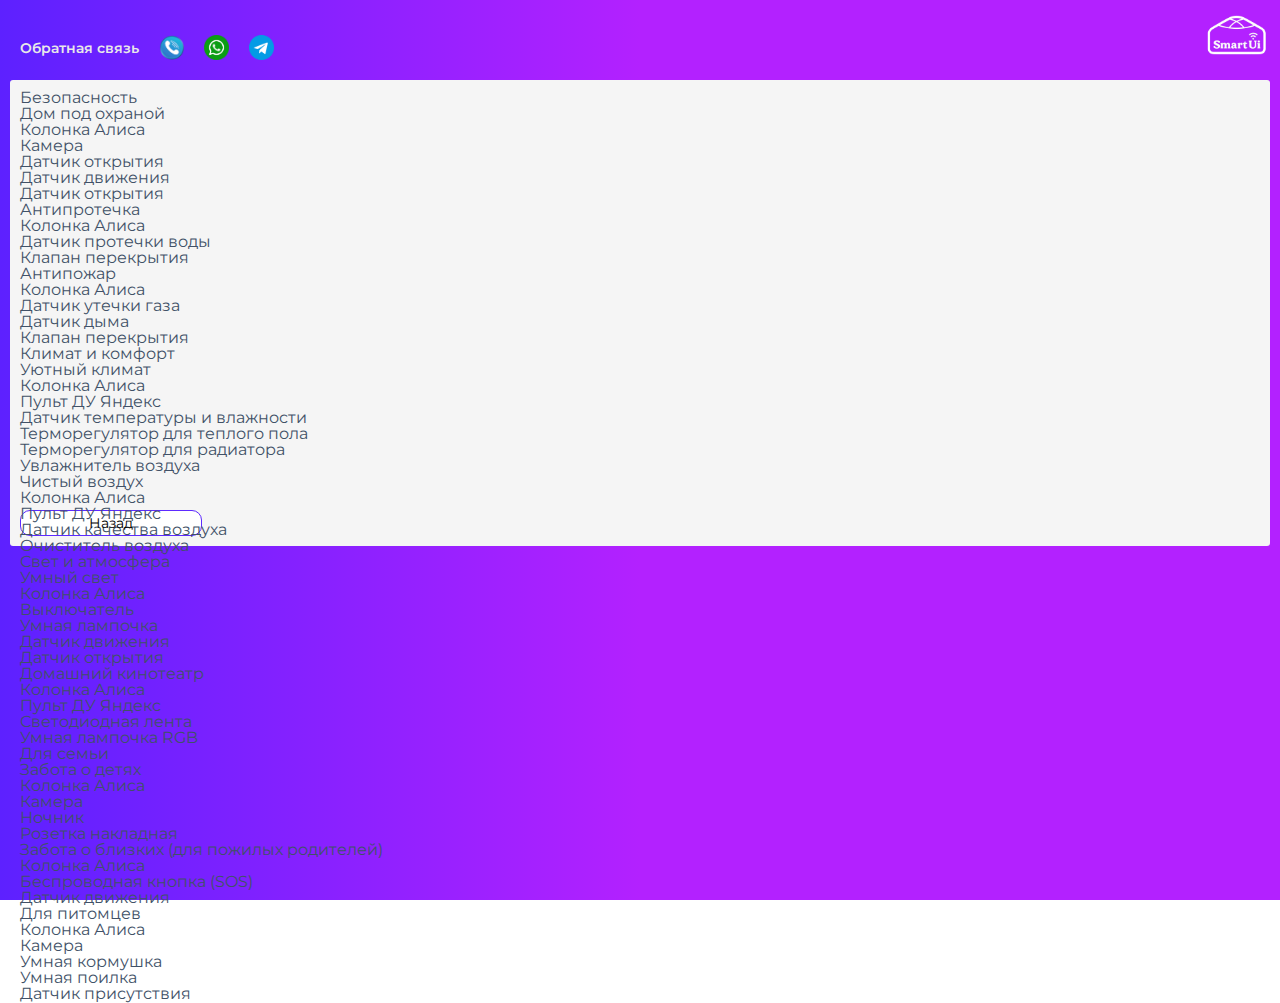
<file: packages.html>
<!DOCTYPE html>
<html lang="en">
  <head>
    <meta charset="UTF-8" />
    <meta name="viewport" content="width=device-width, initial-scale=1.0" />
    <link rel="shortcut icon" href="assets/logo/Shanyrak-violet.png" />
    <link rel="stylesheet" href="css/reset.css" />
    <link rel="stylesheet" href="css/layout.css" />
    <link rel="stylesheet" href="css/packages.css" />
    <link rel="stylesheet" href="css/general.css" />
    <link rel="preconnect" href="https://fonts.gstatic.com" />
    <link href="https://fonts.googleapis.com/css2?family=Montserrat:wght@400;700&display=swap" rel="stylesheet" />
    <title>SmartÜi</title>
  </head>

  <body>
    <header class="header">
      <div class="header_wrapper_contacts">
        Обратная связь
        <a href="tel:+77778410050" class="header_contact_phone header_img_contact"></a>
        <a target="_blank" href="https://wa.me/77778410050" class="header_contact_whatsapp header_img_contact"></a>
        <a target="_blank" href="https://t.me/+77778410050" class="header_contact_telegram header_img_contact"></a>
      </div>
      <a href="https://bota21.github.io/smart-home" class="logo_img"></a>
    </header>
    <div class="content">
      <div class="wrapper_group">
        <div class="group_header">Безопасность</div>
        <div class="group_blocks_wrapper">
          <div class="group_block">
            <div class="group_block_header">Дом под охраной</div>
            <div class="group_block_content">
              <div class="group_block_content_text">Колонка Алиса</div>
              <div class="group_block_content_text">Камера</div>
              <div class="group_block_content_text">Датчик открытия</div>
              <div class="group_block_content_text">Датчик движения</div>
              <div class="group_block_content_text">Датчик открытия</div>
            </div>
          </div>
          <div class="group_block">
            <div class="group_block_header">Антипротечка</div>
            <div class="group_block_content">
              <div class="group_block_content_text">Колонка Алиса</div>
              <div class="group_block_content_text">Датчик протечки воды</div>
              <div class="group_block_content_text">Клапан перекрытия</div>
            </div>
          </div>
          <div class="group_block">
            <div class="group_block_header">Антипожар</div>
            <div class="group_block_content">
              <div class="group_block_content_text">Колонка Алиса</div>
              <div class="group_block_content_text">Датчик утечки газа</div>
              <div class="group_block_content_text">Датчик дыма</div>
              <div class="group_block_content_text">Клапан перекрытия</div>
            </div>
          </div>
        </div>
      </div>
      <div class="wrapper_group">
        <div class="group_header">Климат и комфорт</div>
        <div class="group_blocks_wrapper">
          <div class="group_block">
            <div class="group_block_header">Уютный климат</div>
            <div class="group_block_content">
              <div class="group_block_content_text">Колонка Алиса</div>
              <div class="group_block_content_text">Пульт ДУ Яндекс</div>
              <div class="group_block_content_text">Датчик температуры и влажности</div>
              <div class="group_block_content_text">Терморегулятор для теплого пола</div>
              <div class="group_block_content_text">Терморегулятор для радиатора</div>
              <div class="group_block_content_text">Увлажнитель воздуха</div>
            </div>
          </div>
          <div class="group_block">
            <div class="group_block_header">Чистый воздух</div>
            <div class="group_block_content">
              <div class="group_block_content_text">Колонка Алиса</div>
              <div class="group_block_content_text">Пульт ДУ Яндекс</div>
              <div class="group_block_content_text">Датчик качества воздуха</div>
              <div class="group_block_content_text">Очиститель воздуха</div>
            </div>
          </div>
        </div>
      </div>
      <div class="wrapper_group">
        <div class="group_header">Свет и атмосфера</div>
        <div class="group_blocks_wrapper">
          <div class="group_block">
            <div class="group_block_header">Умный свет</div>
            <div class="group_block_content">
              <div class="group_block_content_text">Колонка Алиса</div>
              <div class="group_block_content_text">Выключатель</div>
              <div class="group_block_content_text">Умная лампочка</div>
              <div class="group_block_content_text">Датчик движения</div>
              <div class="group_block_content_text">Датчик открытия</div>
            </div>
          </div>
          <div class="group_block">
            <div class="group_block_header">Домашний кинотеатр</div>
            <div class="group_block_content">
              <div class="group_block_content_text">Колонка Алиса</div>
              <div class="group_block_content_text">Пульт ДУ Яндекс</div>
              <div class="group_block_content_text">Светодиодная лента</div>
              <div class="group_block_content_text">Умная лампочка RGB</div>
            </div>
          </div>
        </div>
      </div>
      <div class="wrapper_group">
        <div class="group_header">Для семьи</div>
        <div class="group_blocks_wrapper">
          <div class="group_block">
            <div class="group_block_header">Забота о детях</div>
            <div class="group_block_content">
              <div class="group_block_content_text">Колонка Алиса</div>
              <div class="group_block_content_text">Камера</div>
              <div class="group_block_content_text">Ночник</div>
              <div class="group_block_content_text">Розетка накладная</div>
            </div>
          </div>
          <div class="group_block">
            <div class="group_block_header">Забота о близких (для пожилых родителей)</div>
            <div class="group_block_content">
              <div class="group_block_content_text">Колонка Алиса</div>
              <div class="group_block_content_text">Беспроводная кнопка (SOS)</div>
              <div class="group_block_content_text">Датчик движения</div>
            </div>
          </div>
          <div class="group_block">
            <div class="group_block_header">Для питомцев</div>
            <div class="group_block_content">
              <div class="group_block_content_text">Колонка Алиса</div>
              <div class="group_block_content_text">Камера</div>
              <div class="group_block_content_text">Умная кормушка</div>
              <div class="group_block_content_text">Умная поилка</div>
              <div class="group_block_content_text">Датчик присутствия</div>
            </div>
          </div>
        </div>
      </div>
    </div>

    <footer>
      <a href="index.html" class="footer_back_main">Назад</a>
    </footer>
  </body>
</html>
</file>
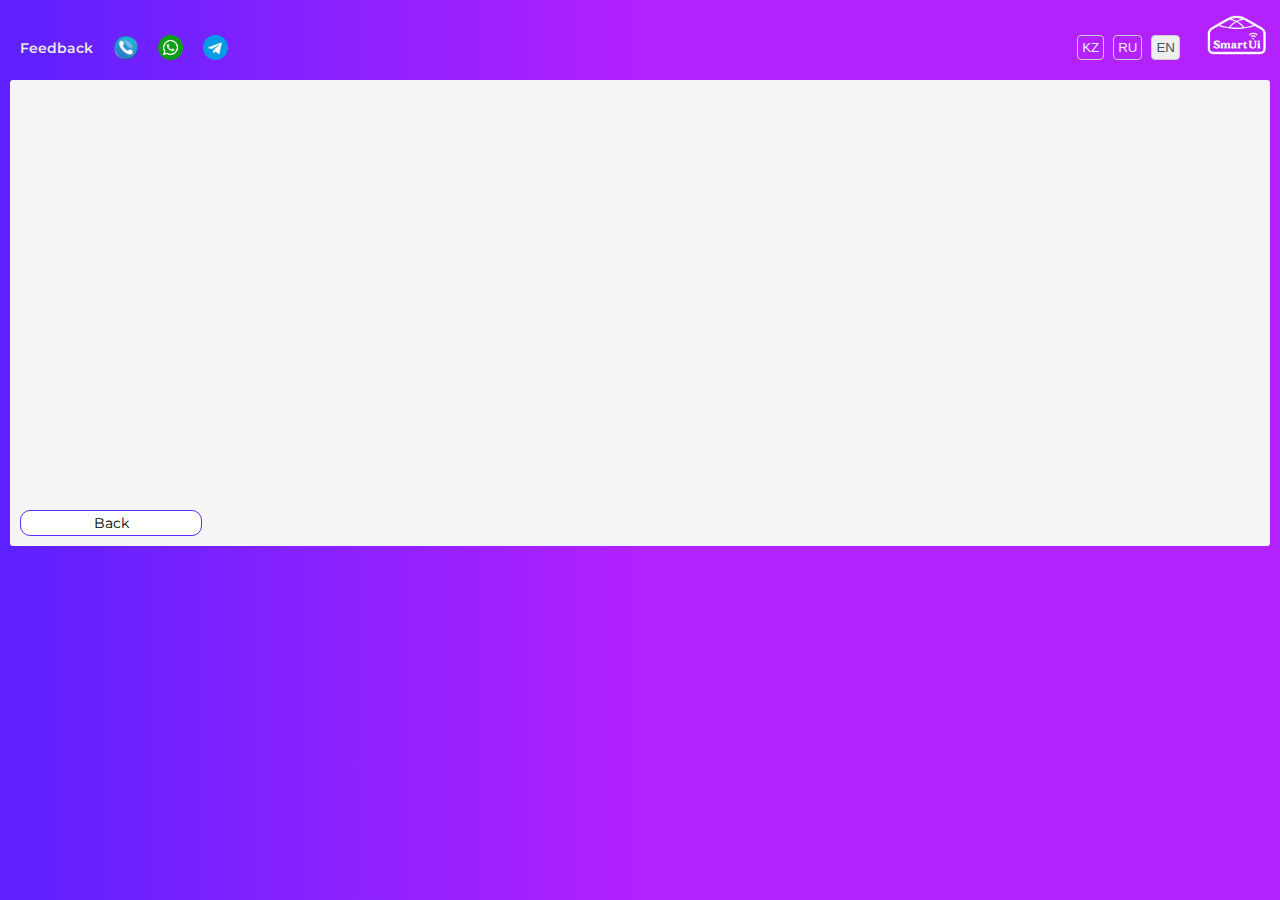
<file: portfolio.html>
<!DOCTYPE html>
<html lang="en">
  <head>
    <meta charset="UTF-8" />
    <meta name="viewport" content="width=device-width, initial-scale=1.0" />
    <link rel="shortcut icon" href="assets/logo/Shanyrak-violet.png" />
    <link rel="stylesheet" href="css/reset.css" />
    <link rel="stylesheet" href="css/layout.css" />
    <link rel="stylesheet" href="css/portfolio.css" />
    <link rel="stylesheet" href="css/general.css" />
    <link rel="preconnect" href="https://fonts.gstatic.com" />
    <link href="https://fonts.googleapis.com/css2?family=Montserrat:wght@400;700&display=swap" rel="stylesheet" />
    <script src="js/jquery-3.5.1.min.js"></script>
    <script src="js/translation-portfolio.js"></script>
    <script src="js/lang.js"></script>
    <title>SmartÜi</title>
  </head>

  <body>
    <header class="header">
      <div class="lang-switcher">
        <button class="lang-switcher-button" data-lang="kz">KZ</button>
        <button class="lang-switcher-button" data-lang="ru">RU</button>
        <button class="lang-switcher-button" data-lang="en">EN</button>
      </div>
      <div class="header_wrapper_contacts">
        <span data-i18n="Feedback">Обратная связь</span>
        <a href="tel:+77778410050" class="header_contact_phone header_img_contact"></a>
        <a target="_blank" href="https://wa.me/77778410050" class="header_contact_whatsapp header_img_contact"></a>
        <a target="_blank" href="https://t.me/+77778410050" class="header_contact_telegram header_img_contact"></a>
      </div>
      <a href="./index.html" class="logo_img"></a>
    </header>
    <div class="content">
      <div class="wrapper_main_content">
        <div class="wrapper_video">
          <iframe
            id="video"
            src="https://www.youtube.com/embed/Ncu5EnqsDEg?si=Huy0C_0oKVAWqf1f"
            title="YouTube video player"
            frameborder="0"
            allow="accelerometer; autoplay; clipboard-write; encrypted-media; gyroscope; picture-in-picture; web-share"
            referrerpolicy="strict-origin-when-cross-origin"
            allowfullscreen
          ></iframe>
        </div>
      </div>
    </div>

    <footer>
      <a href="index.html" class="footer_back_main" data-i18n="Back">На главную страницу</a>
    </footer>
  </body>
</html>
</file>
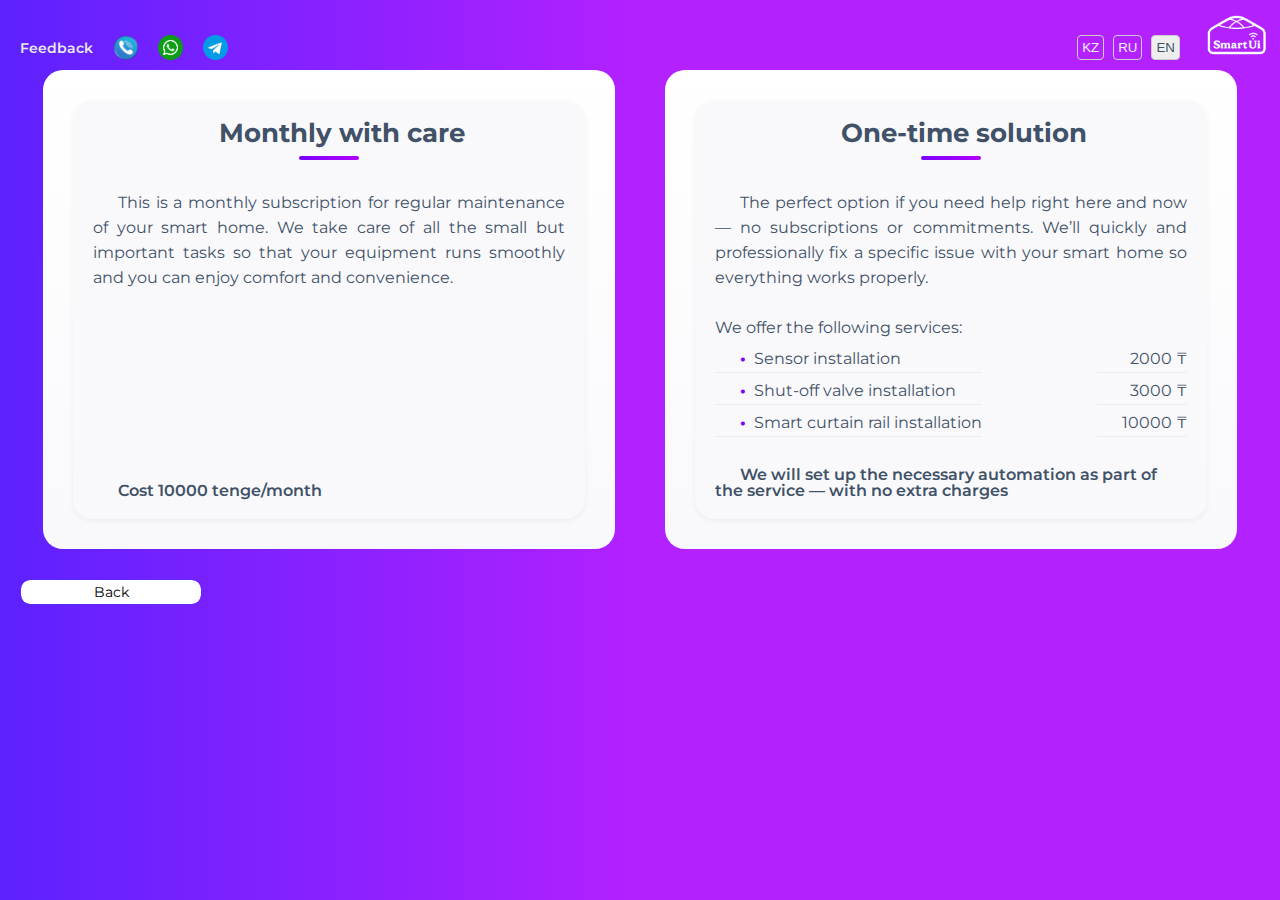
<file: services.html>
<!DOCTYPE html>
<html lang="en">
  <head>
    <meta charset="UTF-8" />
    <meta name="viewport" content="width=device-width, initial-scale=1.0" />
    <link rel="shortcut icon" href="assets/logo/Shanyrak-violet.png" />
    <link rel="stylesheet" href="css/reset.css" />
    <link rel="stylesheet" href="css/layout.css" />
    <link rel="stylesheet" href="css/services.css" />
    <link rel="stylesheet" href="css/general.css" />
    <link rel="preconnect" href="https://fonts.gstatic.com" />
    <link href="https://fonts.googleapis.com/css2?family=Montserrat:wght@400;700&display=swap" rel="stylesheet" />
    <script src="js/jquery-3.5.1.min.js"></script>
    <script src="js/translation-services.js"></script>
    <script src="js/lang.js"></script>
    <title>SmartÜi</title>
  </head>

  <body>
    <header class="header">
      <div class="lang-switcher">
        <button class="lang-switcher-button" data-lang="kz">KZ</button>
        <button class="lang-switcher-button" data-lang="ru">RU</button>
        <button class="lang-switcher-button" data-lang="en">EN</button>
      </div>
      <div class="header_wrapper_contacts">
        <span data-i18n="Feedback">Обратная связь</span>
        <a href="tel:+77778410050" class="header_contact_phone header_img_contact"></a>
        <a target="_blank" href="https://wa.me/77778410050" class="header_contact_whatsapp header_img_contact"></a>
        <a target="_blank" href="https://t.me/+77778410050" class="header_contact_telegram header_img_contact"></a>
      </div>
      <a href="./index.html" class="logo_img"></a>
    </header>
    <div class="content">
      <div class="cards_wrapper">
        <div class="card_wrapper">
          <div class="card_wrapper_header" data-i18n="Month_header_title">Каждый месяц с заботой</div>
          <div class="card_wrapper_content" data-i18n="Month_header_text">
            Это ежемесячная подписка на регулярное обслуживание вашего умного дома. Мы берём на себя все мелкие, но
            важные задачи, чтобы техника всегда работала без перебоев, а вы могли наслаждаться комфортом и удобством.
            <br />
            <br />
            <p class="card_wrapper_blocks_title" data-i18n="Month_included_service">Что входит в обслуживание:</p>
            <p class="card_wrapper_content_list" data-i18n="Month_replacing batteries">
              Замена батареек в датчиках, пультах и других устройствах.
            </p>
            <p class="card_wrapper_content_list" data-i18n="Month_configuring_crashed_devices">
              Настройка слетевших устройств и восстановление их подключения.
            </p>
            <p class="card_wrapper_content_list" data-i18n="Month_checking_system_stability">
              Проверка стабильности системы и оптимизация работы оборудования.
            </p>
            <p class="card_wrapper_content_list" data-i18n="Month_updating_settings_and_scripts">
              Обновление настроек и сценариев при необходимости.
            </p>
            <p class="card_wrapper_content_list" data-i18n="Month_support_and_advice">
              Поддержка и консультация по всем вопросам работы умного дома.
            </p>
          </div>
          <div class="card_wrapper_footer text_bold">
            <span data-i18n="Cost">Стоимость</span>
            10000
            <span data-i18n="tenge_month">тг/мес</span>
          </div>
        </div>
      </div>
      <div class="cards_wrapper">
        <div class="card_wrapper">
          <div class="card_wrapper_header" data-i18n="One_time_header_title">Разовое решение задачи</div>
          <div class="card_wrapper_content" data-i18n="One_time_header_text">
            Идеальный вариант, если вам нужна помощь здесь и сейчас — без обязательств и подписок. Мы быстро и
            профессионально решим конкретную проблему с вашим умным домом, чтобы всё работало как надо.
          </div>
          <div class="card_wrapper_blocks_title" data-i18n="One_time_included_service">
            Предлагаем следующие услуги:
          </div>
          <div class="card_wrapper_blocks">
            <div class="card_wrapper_block">
              <div class="card_wrapper_block_list" data-i18n="One_time_installing_sensor">Установка датчика</div>
              <div class="card_wrapper_block_list" data-i18n="One_time_installing_close">
                Установка клапана перекрытия
              </div>
              <div class="card_wrapper_block_list" data-i18n="One_time_installing_smart_cornice">
                Установка умного карниза
              </div>
            </div>
            <div class="card_wrapper_block">
              <div class="card_wrapper_block_price">
                2000
                <span data-i18n="tenge">тг</span>
              </div>
              <div class="card_wrapper_block_price">
                3000
                <span data-i18n="tenge">тг</span>
              </div>
              <div class="card_wrapper_block_price">
                10000
                <span data-i18n="tenge">тг</span>
              </div>
            </div>
          </div>
          <div class="card_wrapper_footer text_bold" data-i18n="One_time_footer">
            Мы настроим нужные сценарии в рамках услуги — без дополнительных расходов
          </div>
        </div>
      </div>
    </div>

    <footer>
      <a href="index.html" class="footer_back_main" data-i18n="Back">На главную страницу</a>
    </footer>
  </body>
</html>
</file>
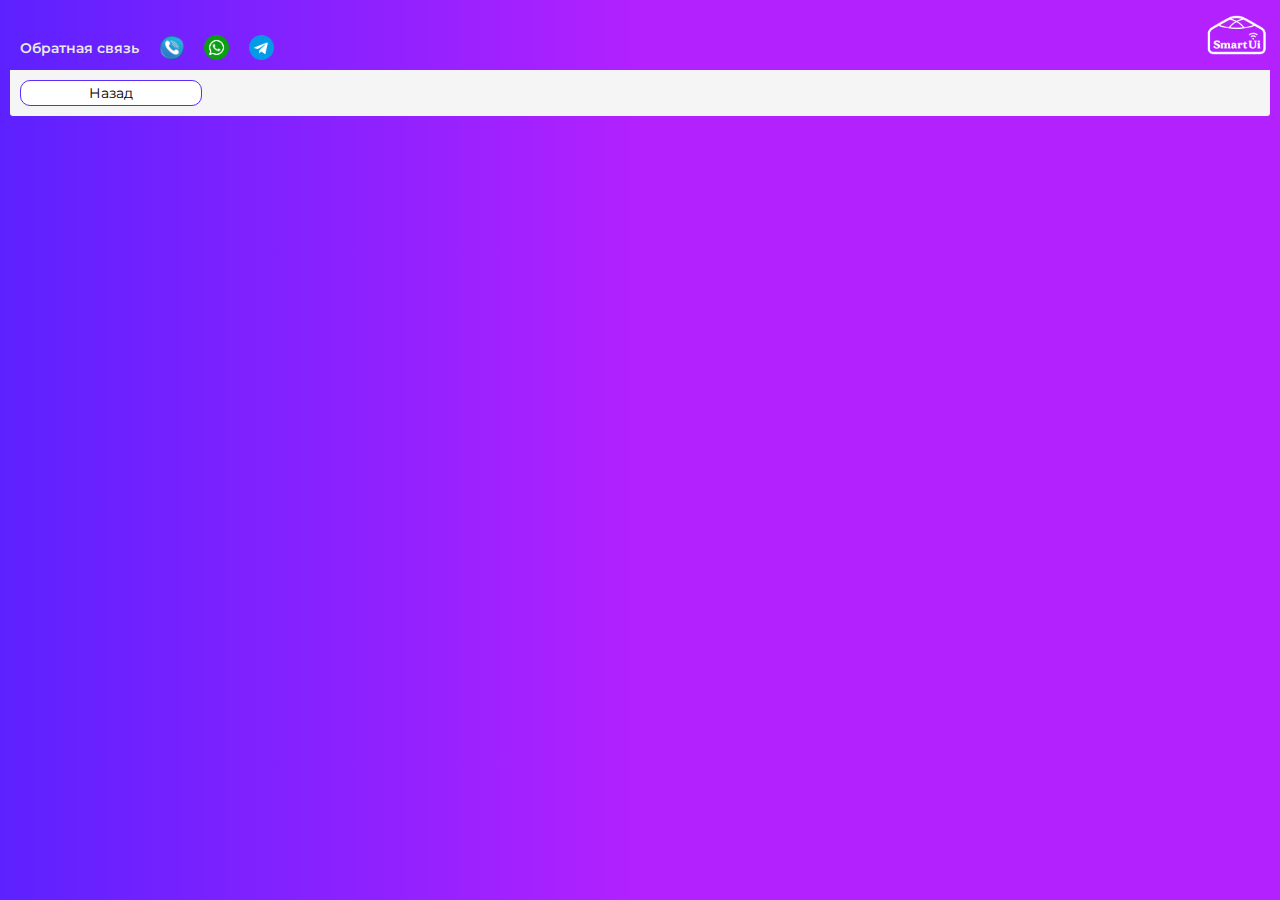
<file: tariffs.html>
<!DOCTYPE html>
<html lang="en">
  <head>
    <meta charset="UTF-8" />
    <meta name="viewport" content="width=device-width, initial-scale=1.0" />
    <link rel="stylesheet" href="css/reset.css" />
    <link rel="stylesheet" href="css/layout.css" />
    <link rel="preconnect" href="https://fonts.gstatic.com" />
    <link href="https://fonts.googleapis.com/css2?family=Montserrat:wght@400;700&display=swap" rel="stylesheet" />
    <title>Smart Home Alice</title>
  </head>

  <body>
    <header class="header">
      <div class="header_wrapper_contacts">
        Обратная связь
        <a href="tel:+77778410050" class="header_contact_phone header_img_contact"></a>
        <a target="_blank" href="https://wa.me/77778410050" class="header_contact_whatsapp header_img_contact"></a>
        <a target="_blank" href="https://t.me/+77778410050" class="header_contact_telegram header_img_contact"></a>
      </div>
      <a href="https://bota21.github.io/smart-home" class="logo_img"></a>
    </header>
    <div class="content"></div>

    <footer>
      <a href="index.html" class="footer_back_main">Назад</a>
    </footer>
  </body>
</html>
</file>
<file: css/style.css>
body {
  background: linear-gradient(90deg, rgba(93, 33, 255, 1) 0%, rgba(179, 33, 255, 1) 50%);
}
header {
  padding: 10px 10px 0px 20px;
}
.content {
  margin: 0 auto;
  display: flex;
  flex-wrap: wrap;
  justify-content: center;
}
.main_content {
  background: #f5f5f5;
  color: #000;
  border-radius: 10px;
  width: 95%;
  margin: 0 auto 10px auto;
  font-family: "Nunito Sans", sans-serif;
}
.main_logo_wrapper {
  display: flex;
  justify-content: center;
}
.main_logo {
  width: 350px;
  height: 250px;
  /* margin-bottom: 20px; */
  /* Сначала скрыта */
  opacity: 0;
  filter: blur(8px);
  animation: pixelAppear 0.8s steps(5) forwards;
}

/* Анимация: по шагам проявляется, будто из точек */
@keyframes pixelAppear {
  0% {
    opacity: 0;
    filter: blur(8px);
    transform: scale(0.8);
  }
  10% {
    opacity: 0.1;
    filter: blur(7px);
  }
  20% {
    opacity: 0.2;
    filter: blur(6px);
  }
  30% {
    opacity: 0.3;
    filter: blur(5px);
  }
  50% {
    opacity: 0.4;
    filter: blur(4px);
  }
  50% {
    opacity: 0.5;
    filter: blur(3px);
  }
  60% {
    opacity: 0.6;
    filter: blur(2px);
  }
  70% {
    opacity: 0.7;
    filter: blur(1px);
  }
  80% {
    opacity: 0.8;
    filter: blur(1px);
  }
  100% {
    opacity: 1;
    filter: blur(0);
    transform: scale(1);
  }
}

/* @keyframes pixelAppear {
  0% {
    opacity: 0;
    filter: blur(8px);
    transform: scale(0.8);
  }
  20% {
    opacity: 0.2;
    filter: blur(4px);
  }
  40% {
    opacity: 0.6;
    filter: blur(4px);
  }
  60% {
    opacity: 1;
    filter: blur(0);
    transform: scale(1);
  }
  80% {
    opacity: 0.6;
    filter: blur(4px);
  }
  90% {
    opacity: 0.2;
    filter: blur(4px);
  }
  100% {
    display: none;
  }
} */
.main_text_wrapper {
  width: 90%;
  padding: 20px 0;
  margin: 0px auto;
  text-align: justify;
  text-indent: 30px;
  line-height: 30px;
  font-size: 19px;
}
.text_bold {
  font-weight: 600;
}
.text_center {
  text-align: center;
}
.main_icons_wrapper {
  width: 100%;
  display: flex;
  justify-content: space-around;
}
.main_icon_img {
  width: 40px;
  height: 40px;
  margin-bottom: 20px;
}
.main_icon_wrapper {
  display: flex;
  flex-direction: column;
  justify-content: center;
  align-items: center;
  width: 20%;
  height: 180px;
  color: #000;
  border-radius: 5px;
  border: 1px solid #c5b3ff;
  padding: 10px;
  line-height: 20px;
  text-decoration: none;
  margin-bottom: 20px;
  background: #f5f5f5;
  box-shadow: inset rgba(0, 0, 0, 0.5) -3px -3px 8px, inset rgba(255, 255, 255, 0.9) 3px 3px 8px,
    rgba(0, 0, 0, 0.8) 3px 3px 8px -3px;
}
.main_icon_wrapper:hover {
  box-shadow: 0 4px 10px 1px rgba(110, 33, 255, 0.1);
}
.main_icon {
  display: block;
  color: #000;
}
.main_icon_line {
  width: 70%;
  border-bottom: 1px solid #6321ff;
  margin: 10px auto 10px auto;
}
.main_icon_text {
  display: flex;
  text-align: center;
}

@media (max-width: 868px) {
  .main_logo {
    width: 90px;
    height: 60px;
    margin: 10px;
  }
  /* .main_content {
    font-size: 10px;
  } */
  .main_text_wrapper {
    width: 90%;
    line-height: 16px;
    font-size: 11px;
  }
  .main_icon_text {
    font-size: 10px;
    line-height: 14px;
  }
  .main_icons_wrapper {
    display: flex;
    flex-wrap: wrap;
  }
  .main_icon_wrapper {
    width: 40%;
    height: 110px;
  }
  .main_icon_line {
    margin: 0px;
    margin-bottom: 5px;
  }
}
</file>
<file: css/layout.css>
body {
  font-family: "Montserrat", sans-serif;
  color: #415167;
  font-size: 16px;
  height: 100%;
  background: -o-linear-gradient(left, rgba(93, 33, 255, 1) 0%, rgba(179, 33, 255, 1) 50%);
  background: -webkit-gradient(
    linear,
    left top,
    right top,
    from(rgba(93, 33, 255, 1)),
    color-stop(50%, rgba(179, 33, 255, 1))
  );
  background: linear-gradient(90deg, rgba(93, 33, 255, 1) 0%, rgba(179, 33, 255, 1) 50%);
  background-attachment: fixed;
  background-size: cover;
  width: 100%;
}

header {
  padding: 10px 10px 10px 20px;
  color: #e9e9e9;
  display: -webkit-box;
  display: -ms-flexbox;
  display: flex;
  -webkit-box-pack: end;
  -ms-flex-pack: end;
  justify-content: end;
  -webkit-box-align: end;
  -ms-flex-align: end;
  align-items: end;
  font-weight: 600;
}
.lang-switcher {
  position: absolute;
  top: 35px;
  right: 100px;
}
.lang-switcher-button {
  background: none;
  border: 1px solid #ccc;
  margin-left: 5px;
  padding: 4px;
  cursor: pointer;
  border-radius: 4px;
  color: #eee;
}

.lang-switcher button:hover {
  background: #eee;
  color: #415167;
}
.lang-switcher-button.active {
  background: #eee;
  color: #415167;
}
.header_wrapper_contacts {
  display: -webkit-box;
  display: -ms-flexbox;
  display: flex;
  -webkit-box-pack: start;
  -ms-flex-pack: start;
  justify-content: start;
  -webkit-box-align: center;
  -ms-flex-align: center;
  align-items: center;
  width: 100%;
  padding-top: 20px;
  font-size: 14px;
}
.header_img_contact {
  display: block;
  width: 25px;
  height: 25px;
  background-size: contain;
  background-repeat: no-repeat;
  background-position: center;
  margin-left: 20px;
  cursor: pointer;
}
.header_contact_phone {
  background-image: url("../assets/icons/phone.png");
}

.header_contact_whatsapp {
  background-image: url("../assets/icons/whatsapp.png");
}
.header_contact_telegram {
  background-image: url("../assets/icons/telegram.png");
}
.logo_img {
  width: 70px;
  height: 50px;
  background-image: url("../assets/logo/Shanyrak.png");
  background-size: contain;
  background-repeat: no-repeat;
  background-position: center;
}
footer {
  max-width: 100%;
  background: #f5f5f5;
  padding: 10px;
  margin: 0 10px 10px 10px;
  border-radius: 0 0 3px 3px;
}
.footer_back_main {
  width: 170px;
  display: flex;
  justify-content: center;
  align-items: center;
  padding: 5px;
  text-decoration: none;
  border-radius: 10px;
  color: black;
  background-color: white;
  border: 1px solid #5e2bff;
  background-size: 200% auto;
  background-clip: padding-box;
  transition: background-position 0.5s, color 0.5s;
  font-size: 14px;
}

.footer_back_main:hover {
  width: 170px;
  color: white;
  background-image: linear-gradient(to right, #5e2bff 0%, #8d4dff 50%, #5e2bff 100%);
  background-position: right center;
}
@media (max-width: 868px) {
  body {
    font-size: 10px;
  }
  header {
    padding: 10px 10px 0px 10px;
  }
  .lang-switcher {
    top: 15px;
    right: 65px;
  }
  .lang-switcher button {
    font-size: 12px;
    padding: 2px;
  }
  .header_wrapper_contacts {
    font-size: 10px;
    padding-top: 0px;
  }
  .header_img_contact {
    margin-left: 7px;
    width: 20px;
    height: 20px;
  }
  .logo_img {
    width: 50px;
    height: 25px;
  }
}
</file>
<file: css/packages.css>
.content {
  max-width: 100%;
  height: 400px;
  border-radius: 3px 3px 0 0;
  padding: 10px;
  margin: 10px 10px 0 10px;
  background: #f5f5f5;
}
</file>
<file: css/general.css>
.text_bold {
  font-weight: 600;
}
.text_center {
  text-align: center;
}

@media (max-width: 868px) {
  .m_font_size_10 {
    font-size: 10px;
  }
  .m_text_justify {
    text-align: justify;
  }
}
</file>
<file: css/portfolio.css>
.content {
  max-width: 100%;
  height: 400px;
  border-radius: 3px 3px 0 0;
  padding: 10px;
  margin: 10px 10px 0 10px;
  background: #f5f5f5;
}

.wrapper_main_content {
  width: 100%;
}
.wrapper_video {
  padding: 20px;
  display: flex;
  justify-content: center;
  align-items: center;
}
#video {
  width: 500px;
  height: 315px;
}
@media (max-width: 868px) {
  #video {
    width: 90%;
    height: 150px;
  }
}
</file>
<file: css/services.css>
.content {
  display: flex;
  justify-content: center;
}
.cards_wrapper {
  width: 40%;
  padding: 30px;
  border-radius: 20px;
  background: linear-gradient(180deg, #ffffff 0%, #f9f9fc 100%);
  display: flex;
  flex-direction: column;
}
.cards_wrapper:first-child {
  margin-right: 50px;
}
.card_wrapper {
  background: #f9f9fc;
  display: flex;
  flex-direction: column;
  justify-content: space-between;
  flex: 1;
  font-size: 16px;
  text-indent: 25px;
  padding: 20px;
  border-radius: 20px;
  box-shadow: 0 2px 6px rgba(0, 0, 0, 0.05);
}

.card_wrapper:hover {
  transform: translateY(-4px);
  box-shadow: 0 8px 20px rgba(0, 0, 0, 0.12);
}
.card_wrapper_header {
  font-size: 26px;
  font-weight: 700;
  text-align: center;
  margin-bottom: 30px;
}
.card_wrapper_header::after {
  content: "";
  display: block;
  width: 60px;
  height: 4px;
  background: linear-gradient(90deg, #7a00ff, #b200ff);
  margin: 10px auto 0;
  border-radius: 2px;
}
.card_wrapper_content {
  line-height: 25px;
  text-align: justify;
  flex-grow: 1;
}
.card_wrapper_blocks_title {
  text-indent: 0;
}
.card_wrapper_content_list {
  border-bottom: 1px solid rgba(0, 0, 0, 0.05);
  padding: 4px 0 4px 0;
  text-indent: 0;
}
.card_wrapper_content_list::before,
.card_wrapper_block_list::before {
  content: "•";
  color: #7a00ff;
  font-weight: bold;
  margin-right: 8px;
}
.card_wrapper_content_list:last-child {
  border-bottom: none;
}
.card_wrapper_footer {
  margin-top: 30px;
}
.card_wrapper_blocks {
  width: 100%;
  display: flex;
  justify-content: space-between;
}

.card_wrapper_blocks_title {
  margin: 30px 0 5px 0;
}
.card_wrapper_block_list,
.card_wrapper_block_price {
  border-bottom: 1px solid rgba(0, 0, 0, 0.05);
  padding: 10px 0 5px 0;
}
.card_wrapper_block_price {
  text-align: end;
}
footer {
  background: none;
  margin-top: 20px;
}

@media (max-width: 868px) {
  .content {
    flex-wrap: wrap;
    margin: 10px;
  }
  .cards_wrapper {
    width: 100%;
    padding: 10px;
    font-size: 14px;
  }
  .cards_wrapper:first-child {
    margin-right: 0;
    margin-bottom: 20px;
  }
  .card_wrapper_header {
    font-size: 20px;
  }
  .card_wrapper {
    font-size: 14px;
  }

  .card_wrapper_block_list,
  .card_wrapper_block_price {
    height: 32px;
    display: flex;
    align-items: end;
    line-height: 20px;
    text-indent: 0;
  }
}
</file>
